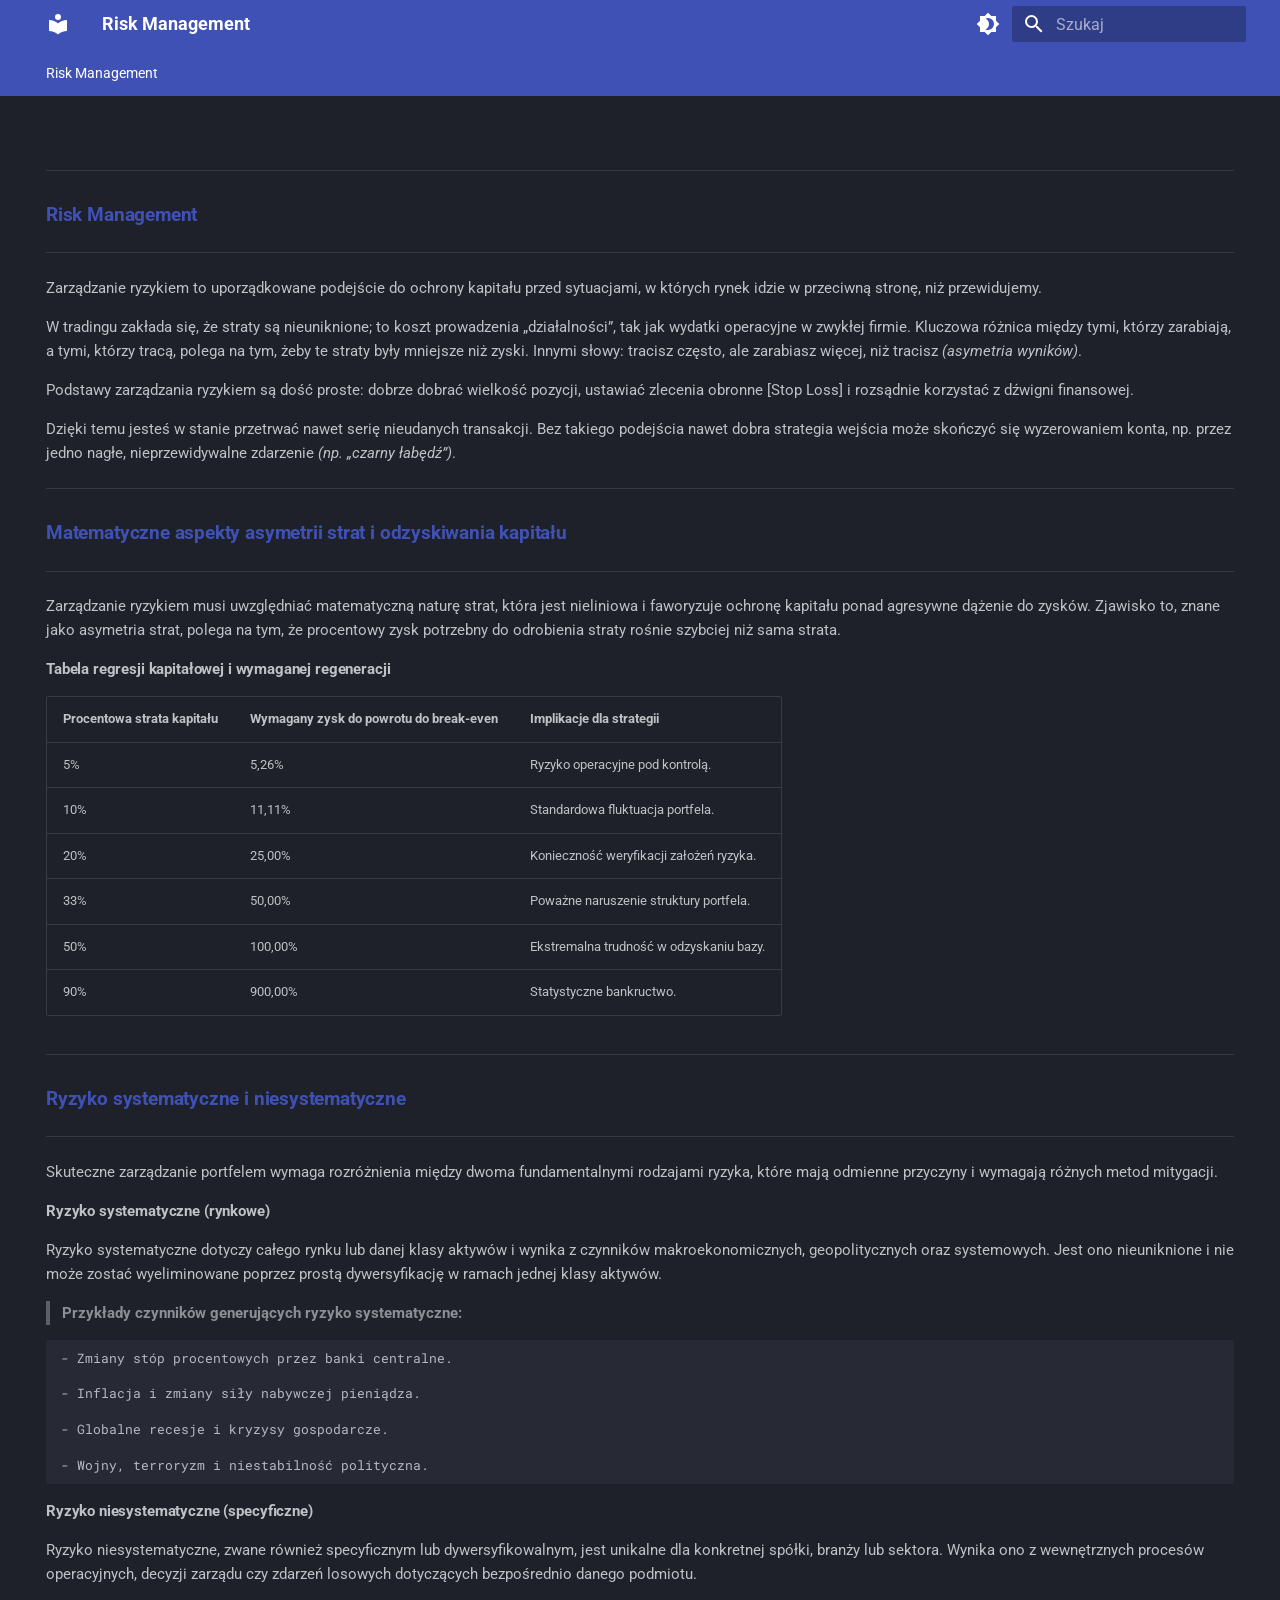
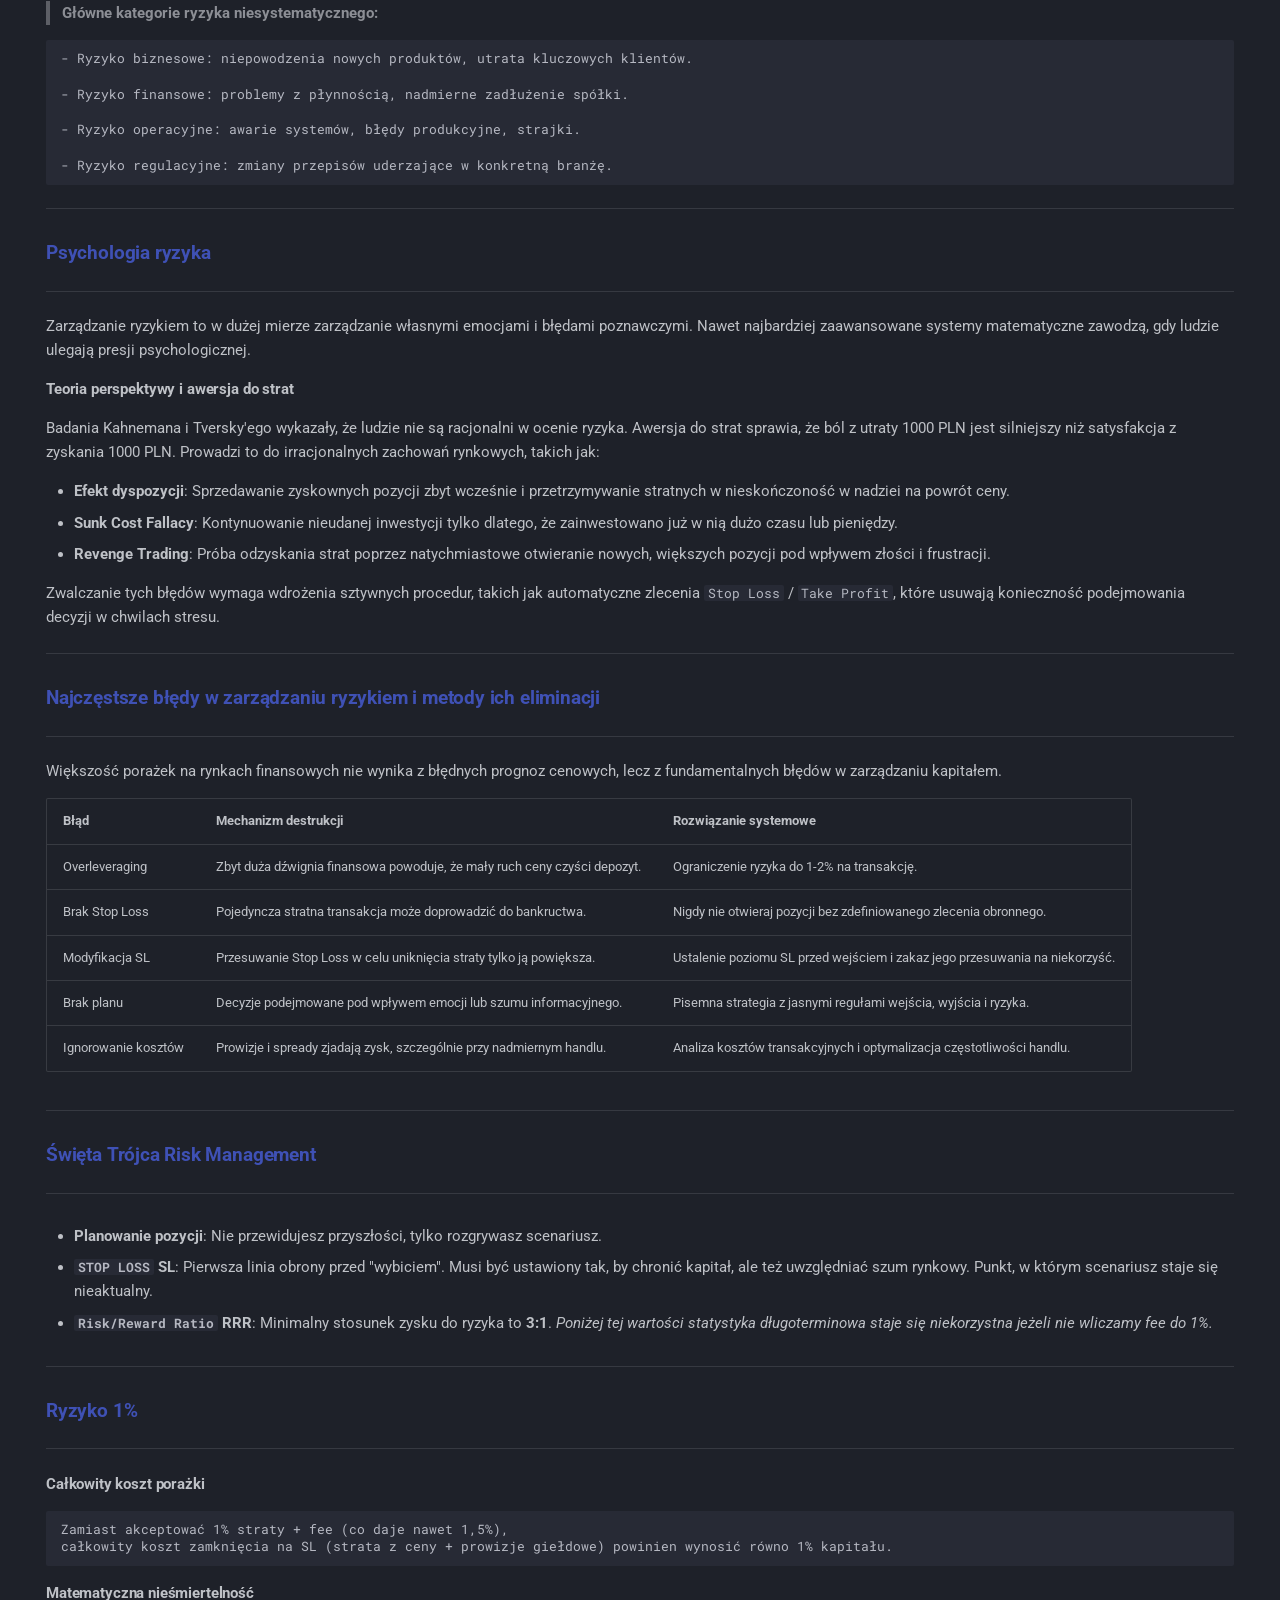
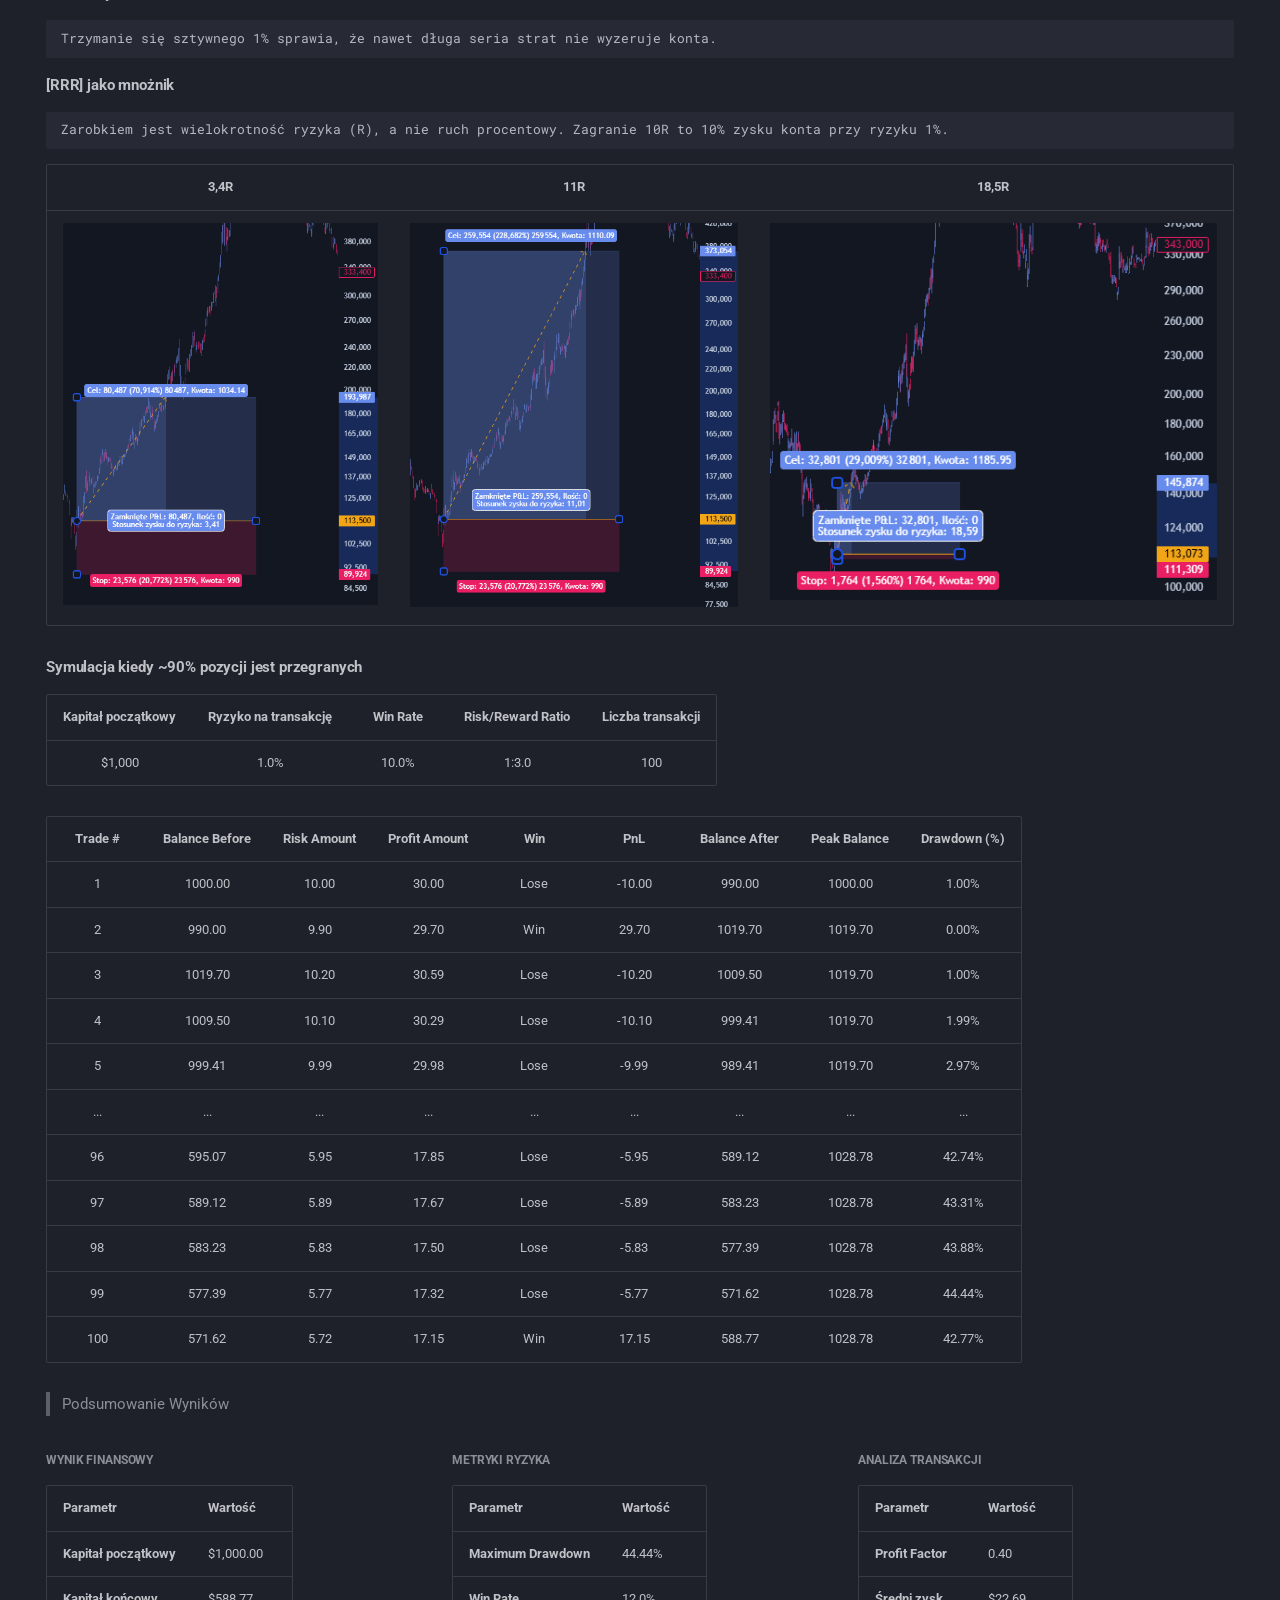
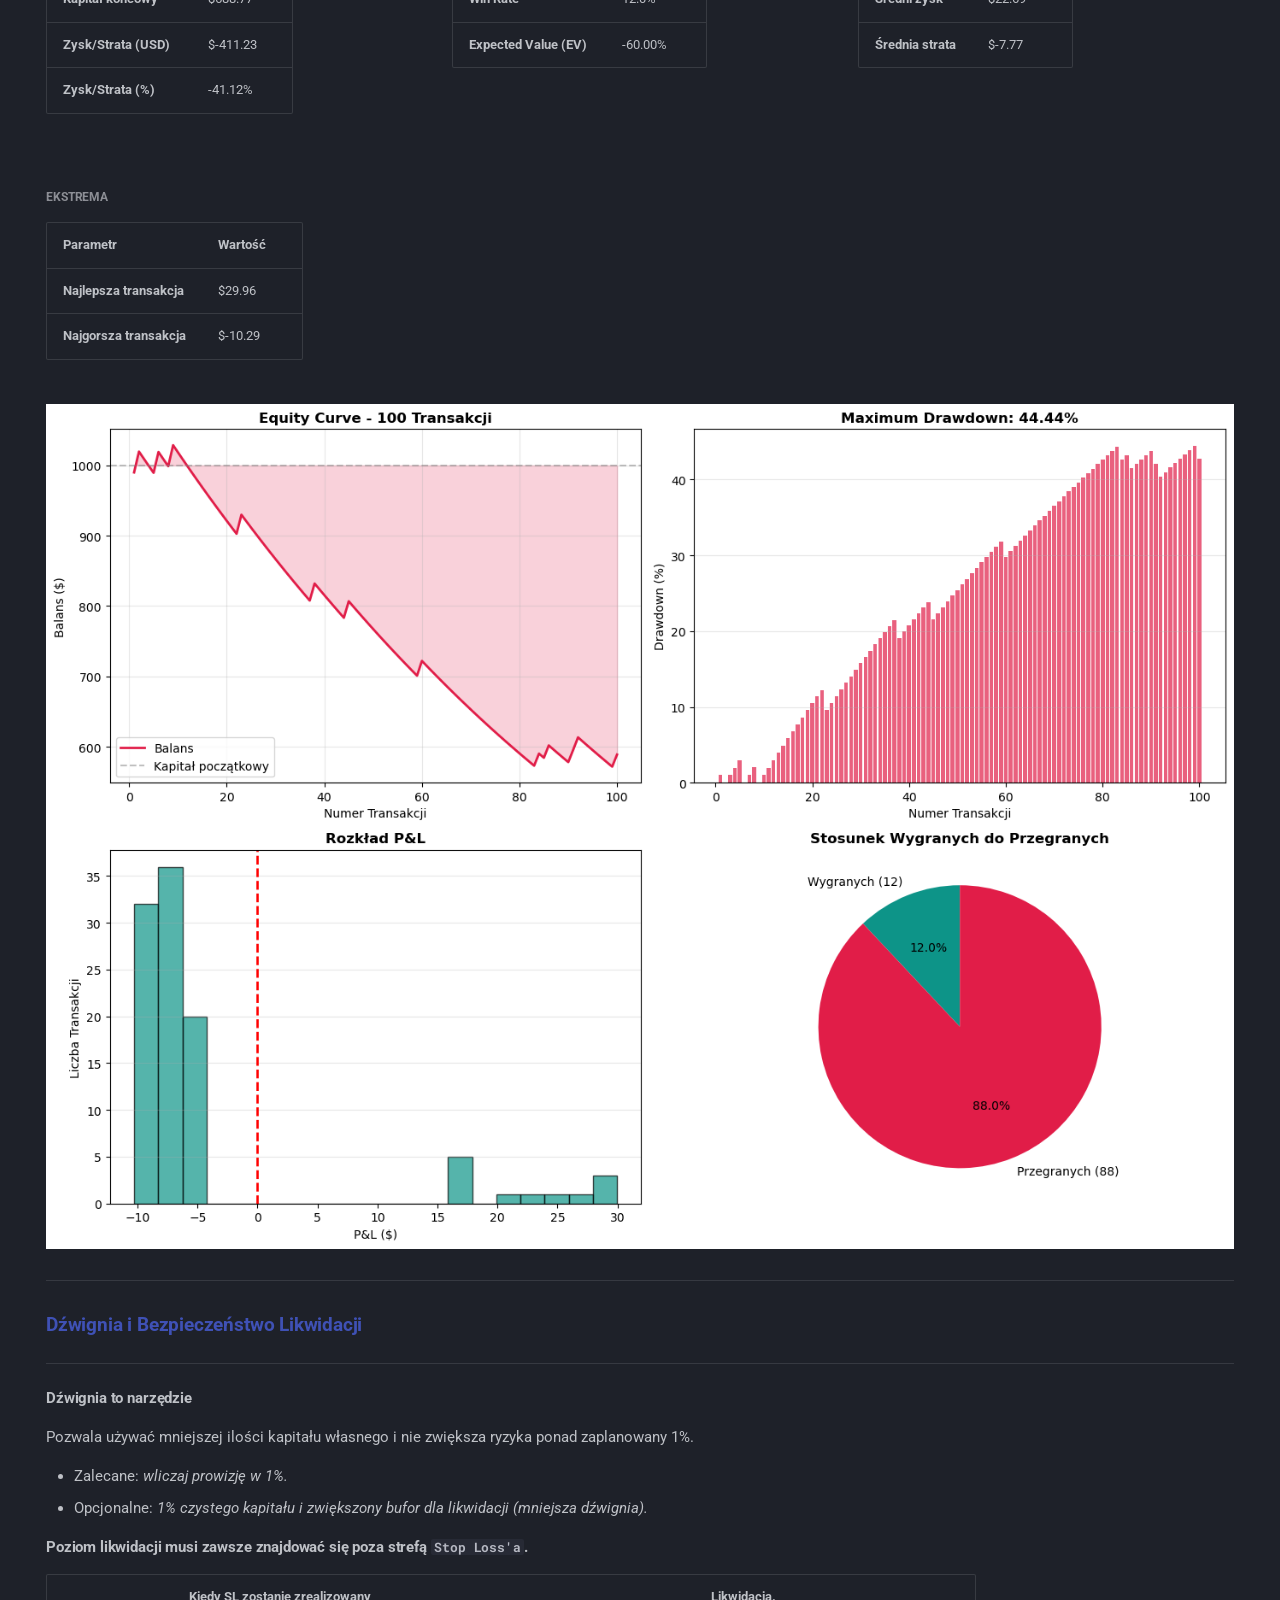
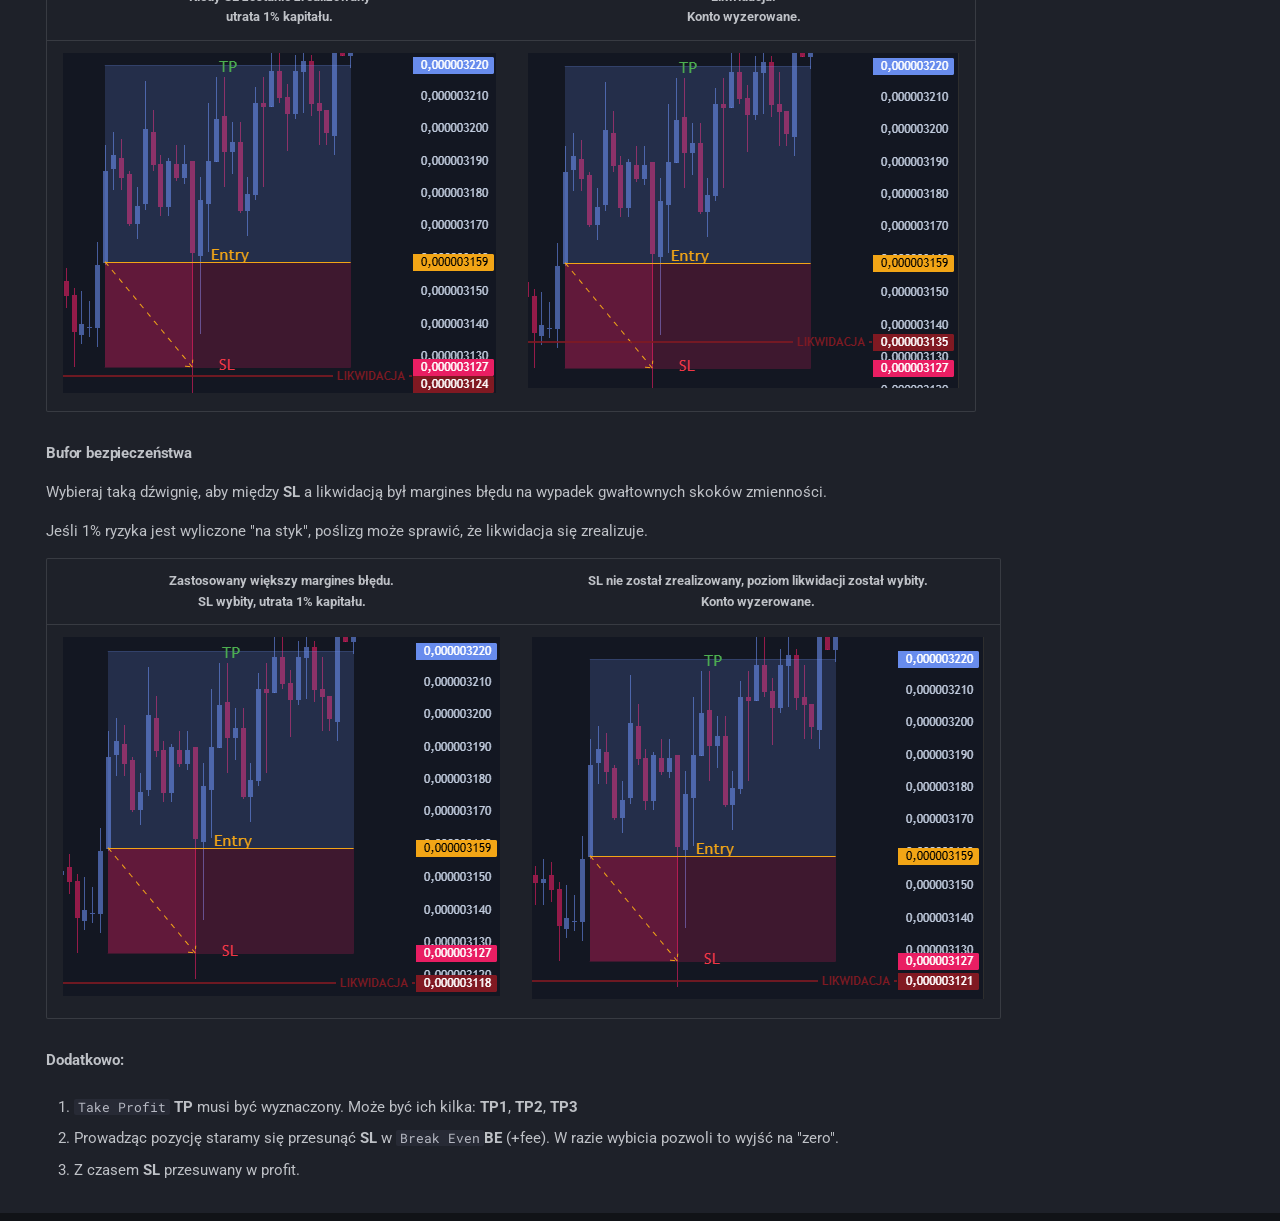
<file: index.html>
<!doctype html>
<html lang="pl" class="no-js">
  <head>
    
      <meta charset="utf-8">
      <meta name="viewport" content="width=device-width,initial-scale=1">
      
        <meta name="description" content="Projekty z obszaru edukacji finansowej, inwestowania, oszczędzania i zarządzania.">
      
      
        <meta name="author" content="Mariusz Wolak">
      
      
      
      
      
        
      
      
      <link rel="icon" href="assets/images/favicon.png">
      <meta name="generator" content="mkdocs-1.6.1, mkdocs-material-9.7.1">
    
    
      
        <title>Risk Management</title>
      
    
    
      <link rel="stylesheet" href="assets/stylesheets/main.484c7ddc.min.css">
      
        
        <link rel="stylesheet" href="assets/stylesheets/palette.ab4e12ef.min.css">
      
      


    
    
      
    
    
      
        
        
        <link rel="preconnect" href="https://fonts.gstatic.com" crossorigin>
        <link rel="stylesheet" href="https://fonts.googleapis.com/css?family=Roboto:300,300i,400,400i,700,700i%7CRoboto+Mono:400,400i,700,700i&display=fallback">
        <style>:root{--md-text-font:"Roboto";--md-code-font:"Roboto Mono"}</style>
      
    
    
      <link rel="stylesheet" href="stylesheets/extra.css">
    
    <script>__md_scope=new URL(".",location),__md_hash=e=>[...e].reduce(((e,_)=>(e<<5)-e+_.charCodeAt(0)),0),__md_get=(e,_=localStorage,t=__md_scope)=>JSON.parse(_.getItem(t.pathname+"."+e)),__md_set=(e,_,t=localStorage,a=__md_scope)=>{try{t.setItem(a.pathname+"."+e,JSON.stringify(_))}catch(e){}}</script>
    
      

    
    
  </head>
  
  
    
    
      
    
    
    
    
    <body dir="ltr" data-md-color-scheme="slate" data-md-color-primary="indigo" data-md-color-accent="indigo">
  
    
    <input class="md-toggle" data-md-toggle="drawer" type="checkbox" id="__drawer" autocomplete="off">
    <input class="md-toggle" data-md-toggle="search" type="checkbox" id="__search" autocomplete="off">
    <label class="md-overlay" for="__drawer"></label>
    <div data-md-component="skip">
      
        
        <a href="#risk-management" class="md-skip">
          Przejdź do treści
        </a>
      
    </div>
    <div data-md-component="announce">
      
    </div>
    
    
      

<header class="md-header" data-md-component="header">
  <nav class="md-header__inner md-grid" aria-label="Nagłówek">
    <a href="." title="Risk Management" class="md-header__button md-logo" aria-label="Risk Management" data-md-component="logo">
      
  
  <svg xmlns="http://www.w3.org/2000/svg" viewBox="0 0 24 24"><path d="M12 8a3 3 0 0 0 3-3 3 3 0 0 0-3-3 3 3 0 0 0-3 3 3 3 0 0 0 3 3m0 3.54C9.64 9.35 6.5 8 3 8v11c3.5 0 6.64 1.35 9 3.54 2.36-2.19 5.5-3.54 9-3.54V8c-3.5 0-6.64 1.35-9 3.54"/></svg>

    </a>
    <label class="md-header__button md-icon" for="__drawer">
      
      <svg xmlns="http://www.w3.org/2000/svg" viewBox="0 0 24 24"><path d="M3 6h18v2H3zm0 5h18v2H3zm0 5h18v2H3z"/></svg>
    </label>
    <div class="md-header__title" data-md-component="header-title">
      <div class="md-header__ellipsis">
        <div class="md-header__topic">
          <span class="md-ellipsis">
            Risk Management
          </span>
        </div>
        <div class="md-header__topic" data-md-component="header-topic">
          <span class="md-ellipsis">
            
              Risk Management
            
          </span>
        </div>
      </div>
    </div>
    
      
        <form class="md-header__option" data-md-component="palette">
  
    
    
    
    <input class="md-option" data-md-color-media="" data-md-color-scheme="slate" data-md-color-primary="indigo" data-md-color-accent="indigo"  aria-label="Tryb jasny"  type="radio" name="__palette" id="__palette_0">
    
      <label class="md-header__button md-icon" title="Tryb jasny" for="__palette_1" hidden>
        <svg xmlns="http://www.w3.org/2000/svg" viewBox="0 0 24 24"><path d="M12 18c-.89 0-1.74-.2-2.5-.55C11.56 16.5 13 14.42 13 12s-1.44-4.5-3.5-5.45C10.26 6.2 11.11 6 12 6a6 6 0 0 1 6 6 6 6 0 0 1-6 6m8-9.31V4h-4.69L12 .69 8.69 4H4v4.69L.69 12 4 15.31V20h4.69L12 23.31 15.31 20H20v-4.69L23.31 12z"/></svg>
      </label>
    
  
    
    
    
    <input class="md-option" data-md-color-media="" data-md-color-scheme="default" data-md-color-primary="indigo" data-md-color-accent="indigo"  aria-label="Tryb ciemny"  type="radio" name="__palette" id="__palette_1">
    
      <label class="md-header__button md-icon" title="Tryb ciemny" for="__palette_0" hidden>
        <svg xmlns="http://www.w3.org/2000/svg" viewBox="0 0 24 24"><path d="M12 8a4 4 0 0 0-4 4 4 4 0 0 0 4 4 4 4 0 0 0 4-4 4 4 0 0 0-4-4m0 10a6 6 0 0 1-6-6 6 6 0 0 1 6-6 6 6 0 0 1 6 6 6 6 0 0 1-6 6m8-9.31V4h-4.69L12 .69 8.69 4H4v4.69L.69 12 4 15.31V20h4.69L12 23.31 15.31 20H20v-4.69L23.31 12z"/></svg>
      </label>
    
  
</form>
      
    
    
      <script>var palette=__md_get("__palette");if(palette&&palette.color){if("(prefers-color-scheme)"===palette.color.media){var media=matchMedia("(prefers-color-scheme: light)"),input=document.querySelector(media.matches?"[data-md-color-media='(prefers-color-scheme: light)']":"[data-md-color-media='(prefers-color-scheme: dark)']");palette.color.media=input.getAttribute("data-md-color-media"),palette.color.scheme=input.getAttribute("data-md-color-scheme"),palette.color.primary=input.getAttribute("data-md-color-primary"),palette.color.accent=input.getAttribute("data-md-color-accent")}for(var[key,value]of Object.entries(palette.color))document.body.setAttribute("data-md-color-"+key,value)}</script>
    
    
    
      
      
        <label class="md-header__button md-icon" for="__search">
          
          <svg xmlns="http://www.w3.org/2000/svg" viewBox="0 0 24 24"><path d="M9.5 3A6.5 6.5 0 0 1 16 9.5c0 1.61-.59 3.09-1.56 4.23l.27.27h.79l5 5-1.5 1.5-5-5v-.79l-.27-.27A6.52 6.52 0 0 1 9.5 16 6.5 6.5 0 0 1 3 9.5 6.5 6.5 0 0 1 9.5 3m0 2C7 5 5 7 5 9.5S7 14 9.5 14 14 12 14 9.5 12 5 9.5 5"/></svg>
        </label>
        <div class="md-search" data-md-component="search" role="dialog">
  <label class="md-search__overlay" for="__search"></label>
  <div class="md-search__inner" role="search">
    <form class="md-search__form" name="search">
      <input type="text" class="md-search__input" name="query" aria-label="Szukaj" placeholder="Szukaj" autocapitalize="off" autocorrect="off" autocomplete="off" spellcheck="false" data-md-component="search-query" required>
      <label class="md-search__icon md-icon" for="__search">
        
        <svg xmlns="http://www.w3.org/2000/svg" viewBox="0 0 24 24"><path d="M9.5 3A6.5 6.5 0 0 1 16 9.5c0 1.61-.59 3.09-1.56 4.23l.27.27h.79l5 5-1.5 1.5-5-5v-.79l-.27-.27A6.52 6.52 0 0 1 9.5 16 6.5 6.5 0 0 1 3 9.5 6.5 6.5 0 0 1 9.5 3m0 2C7 5 5 7 5 9.5S7 14 9.5 14 14 12 14 9.5 12 5 9.5 5"/></svg>
        
        <svg xmlns="http://www.w3.org/2000/svg" viewBox="0 0 24 24"><path d="M20 11v2H8l5.5 5.5-1.42 1.42L4.16 12l7.92-7.92L13.5 5.5 8 11z"/></svg>
      </label>
      <nav class="md-search__options" aria-label="Szukaj">
        
        <button type="reset" class="md-search__icon md-icon" title="Wyczyść" aria-label="Wyczyść" tabindex="-1">
          
          <svg xmlns="http://www.w3.org/2000/svg" viewBox="0 0 24 24"><path d="M19 6.41 17.59 5 12 10.59 6.41 5 5 6.41 10.59 12 5 17.59 6.41 19 12 13.41 17.59 19 19 17.59 13.41 12z"/></svg>
        </button>
      </nav>
      
    </form>
    <div class="md-search__output">
      <div class="md-search__scrollwrap" tabindex="0" data-md-scrollfix>
        <div class="md-search-result" data-md-component="search-result">
          <div class="md-search-result__meta">
            Inicjowanie wyszukiwania
          </div>
          <ol class="md-search-result__list" role="presentation"></ol>
        </div>
      </div>
    </div>
  </div>
</div>
      
    
    
  </nav>
  
</header>
    
    <div class="md-container" data-md-component="container">
      
      
        
          
            
<nav class="md-tabs" aria-label="Zakładki" data-md-component="tabs">
  <div class="md-grid">
    <ul class="md-tabs__list">
      
        
  
  
  
    
  
  
    <li class="md-tabs__item md-tabs__item--active">
      <a href="." class="md-tabs__link">
        
  
  
    
  
  Risk Management

      </a>
    </li>
  

      
    </ul>
  </div>
</nav>
          
        
      
      <main class="md-main" data-md-component="main">
        <div class="md-main__inner md-grid">
          
            
              
                
              
              <div class="md-sidebar md-sidebar--primary" data-md-component="sidebar" data-md-type="navigation" hidden>
                <div class="md-sidebar__scrollwrap">
                  <div class="md-sidebar__inner">
                    


  


<nav class="md-nav md-nav--primary md-nav--lifted" aria-label="Nawigacja" data-md-level="0">
  <label class="md-nav__title" for="__drawer">
    <a href="." title="Risk Management" class="md-nav__button md-logo" aria-label="Risk Management" data-md-component="logo">
      
  
  <svg xmlns="http://www.w3.org/2000/svg" viewBox="0 0 24 24"><path d="M12 8a3 3 0 0 0 3-3 3 3 0 0 0-3-3 3 3 0 0 0-3 3 3 3 0 0 0 3 3m0 3.54C9.64 9.35 6.5 8 3 8v11c3.5 0 6.64 1.35 9 3.54 2.36-2.19 5.5-3.54 9-3.54V8c-3.5 0-6.64 1.35-9 3.54"/></svg>

    </a>
    Risk Management
  </label>
  
  <ul class="md-nav__list" data-md-scrollfix>
    
      
      
  
  
    
  
  
  
    <li class="md-nav__item md-nav__item--active">
      
      <input class="md-nav__toggle md-toggle" type="checkbox" id="__toc">
      
      
      
        <label class="md-nav__link md-nav__link--active" for="__toc">
          
  
  
  <span class="md-ellipsis">
    
  
    Risk Management
  

    
  </span>
  
  

          <span class="md-nav__icon md-icon"></span>
        </label>
      
      <a href="." class="md-nav__link md-nav__link--active">
        
  
  
  <span class="md-ellipsis">
    
  
    Risk Management
  

    
  </span>
  
  

      </a>
      
        

<nav class="md-nav md-nav--secondary" aria-label="Spis treści">
  
  
  
  
    <label class="md-nav__title" for="__toc">
      <span class="md-nav__icon md-icon"></span>
      Spis treści
    </label>
    <ul class="md-nav__list" data-md-component="toc" data-md-scrollfix>
      
        <li class="md-nav__item">
  <a href="#risk-management" class="md-nav__link">
    <span class="md-ellipsis">
      
        Risk Management
      
    </span>
  </a>
  
</li>
      
        <li class="md-nav__item">
  <a href="#matematyczne-aspekty-asymetrii-strat-i-odzyskiwania-kapitau" class="md-nav__link">
    <span class="md-ellipsis">
      
        Matematyczne aspekty asymetrii strat i odzyskiwania kapitału
      
    </span>
  </a>
  
    <nav class="md-nav" aria-label="Matematyczne aspekty asymetrii strat i odzyskiwania kapitału">
      <ul class="md-nav__list">
        
          <li class="md-nav__item">
  <a href="#tabela-regresji-kapitaowej-i-wymaganej-regeneracji" class="md-nav__link">
    <span class="md-ellipsis">
      
        Tabela regresji kapitałowej i wymaganej regeneracji
      
    </span>
  </a>
  
</li>
        
      </ul>
    </nav>
  
</li>
      
        <li class="md-nav__item">
  <a href="#ryzyko-systematyczne-i-niesystematyczne" class="md-nav__link">
    <span class="md-ellipsis">
      
        Ryzyko systematyczne i niesystematyczne
      
    </span>
  </a>
  
    <nav class="md-nav" aria-label="Ryzyko systematyczne i niesystematyczne">
      <ul class="md-nav__list">
        
          <li class="md-nav__item">
  <a href="#ryzyko-systematyczne-rynkowe" class="md-nav__link">
    <span class="md-ellipsis">
      
        Ryzyko systematyczne (rynkowe)
      
    </span>
  </a>
  
</li>
        
          <li class="md-nav__item">
  <a href="#ryzyko-niesystematyczne-specyficzne" class="md-nav__link">
    <span class="md-ellipsis">
      
        Ryzyko niesystematyczne (specyficzne)
      
    </span>
  </a>
  
</li>
        
      </ul>
    </nav>
  
</li>
      
        <li class="md-nav__item">
  <a href="#psychologia-ryzyka" class="md-nav__link">
    <span class="md-ellipsis">
      
        Psychologia ryzyka
      
    </span>
  </a>
  
    <nav class="md-nav" aria-label="Psychologia ryzyka">
      <ul class="md-nav__list">
        
          <li class="md-nav__item">
  <a href="#teoria-perspektywy-i-awersja-do-strat" class="md-nav__link">
    <span class="md-ellipsis">
      
        Teoria perspektywy i awersja do strat
      
    </span>
  </a>
  
</li>
        
      </ul>
    </nav>
  
</li>
      
        <li class="md-nav__item">
  <a href="#najczestsze-bedy-w-zarzadzaniu-ryzykiem-i-metody-ich-eliminacji" class="md-nav__link">
    <span class="md-ellipsis">
      
        Najczęstsze błędy w zarządzaniu ryzykiem i metody ich eliminacji
      
    </span>
  </a>
  
</li>
      
        <li class="md-nav__item">
  <a href="#swieta-trojca-risk-management" class="md-nav__link">
    <span class="md-ellipsis">
      
        Święta Trójca Risk Management
      
    </span>
  </a>
  
</li>
      
        <li class="md-nav__item">
  <a href="#ryzyko-1" class="md-nav__link">
    <span class="md-ellipsis">
      
        Ryzyko 1%
      
    </span>
  </a>
  
    <nav class="md-nav" aria-label="Ryzyko 1%">
      <ul class="md-nav__list">
        
          <li class="md-nav__item">
  <a href="#cakowity-koszt-porazki" class="md-nav__link">
    <span class="md-ellipsis">
      
        Całkowity koszt porażki
      
    </span>
  </a>
  
</li>
        
          <li class="md-nav__item">
  <a href="#matematyczna-niesmiertelnosc" class="md-nav__link">
    <span class="md-ellipsis">
      
        Matematyczna nieśmiertelność
      
    </span>
  </a>
  
</li>
        
          <li class="md-nav__item">
  <a href="#rrr-jako-mnoznik" class="md-nav__link">
    <span class="md-ellipsis">
      
        [RRR] jako mnożnik
      
    </span>
  </a>
  
</li>
        
          <li class="md-nav__item">
  <a href="#symulacja-kiedy-90-pozycji-jest-przegranych" class="md-nav__link">
    <span class="md-ellipsis">
      
        Symulacja kiedy ~90% pozycji jest przegranych
      
    </span>
  </a>
  
    <nav class="md-nav" aria-label="Symulacja kiedy ~90% pozycji jest przegranych">
      <ul class="md-nav__list">
        
          <li class="md-nav__item">
  <a href="#wynik-finansowy" class="md-nav__link">
    <span class="md-ellipsis">
      
        Wynik Finansowy
      
    </span>
  </a>
  
</li>
        
          <li class="md-nav__item">
  <a href="#metryki-ryzyka" class="md-nav__link">
    <span class="md-ellipsis">
      
        Metryki Ryzyka
      
    </span>
  </a>
  
</li>
        
          <li class="md-nav__item">
  <a href="#analiza-transakcji" class="md-nav__link">
    <span class="md-ellipsis">
      
        Analiza Transakcji
      
    </span>
  </a>
  
</li>
        
          <li class="md-nav__item">
  <a href="#ekstrema" class="md-nav__link">
    <span class="md-ellipsis">
      
        Ekstrema
      
    </span>
  </a>
  
</li>
        
      </ul>
    </nav>
  
</li>
        
      </ul>
    </nav>
  
</li>
      
        <li class="md-nav__item">
  <a href="#dzwignia-i-bezpieczenstwo-likwidacji" class="md-nav__link">
    <span class="md-ellipsis">
      
        Dźwignia i Bezpieczeństwo Likwidacji
      
    </span>
  </a>
  
    <nav class="md-nav" aria-label="Dźwignia i Bezpieczeństwo Likwidacji">
      <ul class="md-nav__list">
        
          <li class="md-nav__item">
  <a href="#dzwignia-to-narzedzie" class="md-nav__link">
    <span class="md-ellipsis">
      
        Dźwignia to narzędzie
      
    </span>
  </a>
  
</li>
        
          <li class="md-nav__item">
  <a href="#poziom-likwidacji-musi-zawsze-znajdowac-sie-poza-strefa-stop-lossa" class="md-nav__link">
    <span class="md-ellipsis">
      
        Poziom likwidacji musi zawsze znajdować się poza strefą Stop Loss'a.
      
    </span>
  </a>
  
</li>
        
          <li class="md-nav__item">
  <a href="#bufor-bezpieczenstwa" class="md-nav__link">
    <span class="md-ellipsis">
      
        Bufor bezpieczeństwa
      
    </span>
  </a>
  
</li>
        
      </ul>
    </nav>
  
</li>
      
    </ul>
  
</nav>
      
    </li>
  

    
  </ul>
</nav>
                  </div>
                </div>
              </div>
            
            
              
                
              
              <div class="md-sidebar md-sidebar--secondary" data-md-component="sidebar" data-md-type="toc" hidden>
                <div class="md-sidebar__scrollwrap">
                  <div class="md-sidebar__inner">
                    

<nav class="md-nav md-nav--secondary" aria-label="Spis treści">
  
  
  
  
    <label class="md-nav__title" for="__toc">
      <span class="md-nav__icon md-icon"></span>
      Spis treści
    </label>
    <ul class="md-nav__list" data-md-component="toc" data-md-scrollfix>
      
        <li class="md-nav__item">
  <a href="#risk-management" class="md-nav__link">
    <span class="md-ellipsis">
      
        Risk Management
      
    </span>
  </a>
  
</li>
      
        <li class="md-nav__item">
  <a href="#matematyczne-aspekty-asymetrii-strat-i-odzyskiwania-kapitau" class="md-nav__link">
    <span class="md-ellipsis">
      
        Matematyczne aspekty asymetrii strat i odzyskiwania kapitału
      
    </span>
  </a>
  
    <nav class="md-nav" aria-label="Matematyczne aspekty asymetrii strat i odzyskiwania kapitału">
      <ul class="md-nav__list">
        
          <li class="md-nav__item">
  <a href="#tabela-regresji-kapitaowej-i-wymaganej-regeneracji" class="md-nav__link">
    <span class="md-ellipsis">
      
        Tabela regresji kapitałowej i wymaganej regeneracji
      
    </span>
  </a>
  
</li>
        
      </ul>
    </nav>
  
</li>
      
        <li class="md-nav__item">
  <a href="#ryzyko-systematyczne-i-niesystematyczne" class="md-nav__link">
    <span class="md-ellipsis">
      
        Ryzyko systematyczne i niesystematyczne
      
    </span>
  </a>
  
    <nav class="md-nav" aria-label="Ryzyko systematyczne i niesystematyczne">
      <ul class="md-nav__list">
        
          <li class="md-nav__item">
  <a href="#ryzyko-systematyczne-rynkowe" class="md-nav__link">
    <span class="md-ellipsis">
      
        Ryzyko systematyczne (rynkowe)
      
    </span>
  </a>
  
</li>
        
          <li class="md-nav__item">
  <a href="#ryzyko-niesystematyczne-specyficzne" class="md-nav__link">
    <span class="md-ellipsis">
      
        Ryzyko niesystematyczne (specyficzne)
      
    </span>
  </a>
  
</li>
        
      </ul>
    </nav>
  
</li>
      
        <li class="md-nav__item">
  <a href="#psychologia-ryzyka" class="md-nav__link">
    <span class="md-ellipsis">
      
        Psychologia ryzyka
      
    </span>
  </a>
  
    <nav class="md-nav" aria-label="Psychologia ryzyka">
      <ul class="md-nav__list">
        
          <li class="md-nav__item">
  <a href="#teoria-perspektywy-i-awersja-do-strat" class="md-nav__link">
    <span class="md-ellipsis">
      
        Teoria perspektywy i awersja do strat
      
    </span>
  </a>
  
</li>
        
      </ul>
    </nav>
  
</li>
      
        <li class="md-nav__item">
  <a href="#najczestsze-bedy-w-zarzadzaniu-ryzykiem-i-metody-ich-eliminacji" class="md-nav__link">
    <span class="md-ellipsis">
      
        Najczęstsze błędy w zarządzaniu ryzykiem i metody ich eliminacji
      
    </span>
  </a>
  
</li>
      
        <li class="md-nav__item">
  <a href="#swieta-trojca-risk-management" class="md-nav__link">
    <span class="md-ellipsis">
      
        Święta Trójca Risk Management
      
    </span>
  </a>
  
</li>
      
        <li class="md-nav__item">
  <a href="#ryzyko-1" class="md-nav__link">
    <span class="md-ellipsis">
      
        Ryzyko 1%
      
    </span>
  </a>
  
    <nav class="md-nav" aria-label="Ryzyko 1%">
      <ul class="md-nav__list">
        
          <li class="md-nav__item">
  <a href="#cakowity-koszt-porazki" class="md-nav__link">
    <span class="md-ellipsis">
      
        Całkowity koszt porażki
      
    </span>
  </a>
  
</li>
        
          <li class="md-nav__item">
  <a href="#matematyczna-niesmiertelnosc" class="md-nav__link">
    <span class="md-ellipsis">
      
        Matematyczna nieśmiertelność
      
    </span>
  </a>
  
</li>
        
          <li class="md-nav__item">
  <a href="#rrr-jako-mnoznik" class="md-nav__link">
    <span class="md-ellipsis">
      
        [RRR] jako mnożnik
      
    </span>
  </a>
  
</li>
        
          <li class="md-nav__item">
  <a href="#symulacja-kiedy-90-pozycji-jest-przegranych" class="md-nav__link">
    <span class="md-ellipsis">
      
        Symulacja kiedy ~90% pozycji jest przegranych
      
    </span>
  </a>
  
    <nav class="md-nav" aria-label="Symulacja kiedy ~90% pozycji jest przegranych">
      <ul class="md-nav__list">
        
          <li class="md-nav__item">
  <a href="#wynik-finansowy" class="md-nav__link">
    <span class="md-ellipsis">
      
        Wynik Finansowy
      
    </span>
  </a>
  
</li>
        
          <li class="md-nav__item">
  <a href="#metryki-ryzyka" class="md-nav__link">
    <span class="md-ellipsis">
      
        Metryki Ryzyka
      
    </span>
  </a>
  
</li>
        
          <li class="md-nav__item">
  <a href="#analiza-transakcji" class="md-nav__link">
    <span class="md-ellipsis">
      
        Analiza Transakcji
      
    </span>
  </a>
  
</li>
        
          <li class="md-nav__item">
  <a href="#ekstrema" class="md-nav__link">
    <span class="md-ellipsis">
      
        Ekstrema
      
    </span>
  </a>
  
</li>
        
      </ul>
    </nav>
  
</li>
        
      </ul>
    </nav>
  
</li>
      
        <li class="md-nav__item">
  <a href="#dzwignia-i-bezpieczenstwo-likwidacji" class="md-nav__link">
    <span class="md-ellipsis">
      
        Dźwignia i Bezpieczeństwo Likwidacji
      
    </span>
  </a>
  
    <nav class="md-nav" aria-label="Dźwignia i Bezpieczeństwo Likwidacji">
      <ul class="md-nav__list">
        
          <li class="md-nav__item">
  <a href="#dzwignia-to-narzedzie" class="md-nav__link">
    <span class="md-ellipsis">
      
        Dźwignia to narzędzie
      
    </span>
  </a>
  
</li>
        
          <li class="md-nav__item">
  <a href="#poziom-likwidacji-musi-zawsze-znajdowac-sie-poza-strefa-stop-lossa" class="md-nav__link">
    <span class="md-ellipsis">
      
        Poziom likwidacji musi zawsze znajdować się poza strefą Stop Loss'a.
      
    </span>
  </a>
  
</li>
        
          <li class="md-nav__item">
  <a href="#bufor-bezpieczenstwa" class="md-nav__link">
    <span class="md-ellipsis">
      
        Bufor bezpieczeństwa
      
    </span>
  </a>
  
</li>
        
      </ul>
    </nav>
  
</li>
      
    </ul>
  
</nav>
                  </div>
                </div>
              </div>
            
          
          
            <div class="md-content" data-md-component="content">
              
              <article class="md-content__inner md-typeset">
                
                  
  




  <h1>Risk Management</h1>

<hr />
<h3 id="risk-management"><strong>Risk Management</strong></h3>
<hr />
<p>Zarządzanie ryzykiem to uporządkowane podejście do ochrony kapitału przed sytuacjami, w których rynek idzie w przeciwną stronę, niż przewidujemy.</p>
<p>W tradingu zakłada się, że straty są nieuniknione; to koszt prowadzenia „działalności”, tak jak wydatki operacyjne w zwykłej firmie. Kluczowa różnica między tymi, którzy zarabiają, a tymi, którzy tracą, polega na tym, żeby te straty były mniejsze niż zyski. Innymi słowy: tracisz często, ale zarabiasz więcej, niż tracisz <em>(asymetria wyników)</em>.</p>
<p>Podstawy zarządzania ryzykiem są dość proste: dobrze dobrać wielkość pozycji, ustawiać zlecenia obronne [Stop Loss] i rozsądnie korzystać z dźwigni finansowej.</p>
<p>Dzięki temu jesteś w stanie przetrwać nawet serię nieudanych transakcji. Bez takiego podejścia nawet dobra strategia wejścia może skończyć się wyzerowaniem konta, np. przez jedno nagłe, nieprzewidywalne zdarzenie <em>(np. „czarny łabędź”)</em>.</p>
<hr />
<h3 id="matematyczne-aspekty-asymetrii-strat-i-odzyskiwania-kapitau"><strong>Matematyczne aspekty asymetrii strat i odzyskiwania kapitału</strong></h3>
<hr />
<p>Zarządzanie ryzykiem musi uwzględniać matematyczną naturę strat, która jest nieliniowa i faworyzuje ochronę kapitału ponad agresywne dążenie do zysków. Zjawisko to, znane jako asymetria strat, polega na tym, że procentowy zysk potrzebny do odrobienia straty rośnie szybciej niż sama strata.</p>
<h4 id="tabela-regresji-kapitaowej-i-wymaganej-regeneracji">Tabela regresji kapitałowej i wymaganej regeneracji</h4>
<table>
<thead>
<tr>
<th>Procentowa strata kapitału</th>
<th>Wymagany zysk do powrotu do break-even</th>
<th>Implikacje dla strategii</th>
</tr>
</thead>
<tbody>
<tr>
<td>5%</td>
<td>5,26%</td>
<td>Ryzyko operacyjne pod kontrolą.</td>
</tr>
<tr>
<td>10%</td>
<td>11,11%</td>
<td>Standardowa fluktuacja portfela.</td>
</tr>
<tr>
<td>20%</td>
<td>25,00%</td>
<td>Konieczność weryfikacji założeń ryzyka.</td>
</tr>
<tr>
<td>33%</td>
<td>50,00%</td>
<td>Poważne naruszenie struktury portfela.</td>
</tr>
<tr>
<td>50%</td>
<td>100,00%</td>
<td>Ekstremalna trudność w odzyskaniu bazy.</td>
</tr>
<tr>
<td>90%</td>
<td>900,00%</td>
<td>Statystyczne bankructwo.</td>
</tr>
</tbody>
</table>
<hr />
<h3 id="ryzyko-systematyczne-i-niesystematyczne"><strong>Ryzyko systematyczne i niesystematyczne</strong></h3>
<hr />
<p>Skuteczne zarządzanie portfelem wymaga rozróżnienia między dwoma fundamentalnymi rodzajami ryzyka, które mają odmienne przyczyny i wymagają różnych metod mitygacji.</p>
<h4 id="ryzyko-systematyczne-rynkowe">Ryzyko systematyczne (rynkowe)</h4>
<p>Ryzyko systematyczne dotyczy całego rynku lub danej klasy aktywów i wynika z czynników makroekonomicznych, geopolitycznych oraz systemowych. Jest ono nieuniknione i nie może zostać wyeliminowane poprzez prostą dywersyfikację w ramach jednej klasy aktywów.</p>
<blockquote>
<p><strong>Przykłady czynników generujących ryzyko systematyczne:</strong></p>
</blockquote>
<pre><code>- Zmiany stóp procentowych przez banki centralne.

- Inflacja i zmiany siły nabywczej pieniądza.

- Globalne recesje i kryzysy gospodarcze.

- Wojny, terroryzm i niestabilność polityczna.
</code></pre>
<h4 id="ryzyko-niesystematyczne-specyficzne">Ryzyko niesystematyczne (specyficzne)</h4>
<p>Ryzyko niesystematyczne, zwane również specyficznym lub dywersyfikowalnym, jest unikalne dla konkretnej spółki, branży lub sektora. Wynika ono z wewnętrznych procesów operacyjnych, decyzji zarządu czy zdarzeń losowych dotyczących bezpośrednio danego podmiotu.</p>
<blockquote>
<p><strong>Główne kategorie ryzyka niesystematycznego:</strong></p>
</blockquote>
<pre><code>- Ryzyko biznesowe: niepowodzenia nowych produktów, utrata kluczowych klientów.

- Ryzyko finansowe: problemy z płynnością, nadmierne zadłużenie spółki.

- Ryzyko operacyjne: awarie systemów, błędy produkcyjne, strajki.

- Ryzyko regulacyjne: zmiany przepisów uderzające w konkretną branżę.
</code></pre>
<hr />
<h3 id="psychologia-ryzyka"><strong>Psychologia ryzyka</strong></h3>
<hr />
<p>Zarządzanie ryzykiem to w dużej mierze zarządzanie własnymi emocjami i błędami poznawczymi. Nawet najbardziej zaawansowane systemy matematyczne zawodzą, gdy ludzie ulegają presji psychologicznej.</p>
<h4 id="teoria-perspektywy-i-awersja-do-strat">Teoria perspektywy i awersja do strat</h4>
<p>Badania Kahnemana i Tversky'ego wykazały, że ludzie nie są racjonalni w ocenie ryzyka. Awersja do strat sprawia, że ból z utraty 1000 PLN jest silniejszy niż satysfakcja z zyskania 1000 PLN. Prowadzi to do irracjonalnych zachowań rynkowych, takich jak:</p>
<ul>
<li><strong>Efekt dyspozycji</strong>: Sprzedawanie zyskownych pozycji zbyt wcześnie i przetrzymywanie stratnych w nieskończoność w nadziei na powrót ceny.</li>
<li><strong>Sunk Cost Fallacy</strong>: Kontynuowanie nieudanej inwestycji tylko dlatego, że zainwestowano już w nią dużo czasu lub pieniędzy.</li>
<li><strong>Revenge Trading</strong>: Próba odzyskania strat poprzez natychmiastowe otwieranie nowych, większych pozycji pod wpływem złości i frustracji.</li>
</ul>
<p>Zwalczanie tych błędów wymaga wdrożenia sztywnych procedur, takich jak automatyczne zlecenia <code>Stop Loss</code> / <code>Take Profit</code>, które usuwają konieczność podejmowania decyzji w chwilach stresu.</p>
<hr />
<h3 id="najczestsze-bedy-w-zarzadzaniu-ryzykiem-i-metody-ich-eliminacji"><strong>Najczęstsze błędy w zarządzaniu ryzykiem i metody ich eliminacji</strong></h3>
<hr />
<p>Większość porażek na rynkach finansowych nie wynika z błędnych prognoz cenowych, lecz z fundamentalnych błędów w zarządzaniu kapitałem.</p>
<table>
<thead>
<tr>
<th>Błąd</th>
<th>Mechanizm destrukcji</th>
<th>Rozwiązanie systemowe</th>
</tr>
</thead>
<tbody>
<tr>
<td>Overleveraging</td>
<td>Zbyt duża dźwignia finansowa powoduje, że mały ruch ceny czyści depozyt.</td>
<td>Ograniczenie ryzyka do 1-2% na transakcję.</td>
</tr>
<tr>
<td>Brak Stop Loss</td>
<td>Pojedyncza stratna transakcja może doprowadzić do bankructwa.</td>
<td>Nigdy nie otwieraj pozycji bez zdefiniowanego zlecenia obronnego.</td>
</tr>
<tr>
<td>Modyfikacja SL</td>
<td>Przesuwanie Stop Loss w celu uniknięcia straty tylko ją powiększa.</td>
<td>Ustalenie poziomu SL przed wejściem i zakaz jego przesuwania na niekorzyść.</td>
</tr>
<tr>
<td>Brak planu</td>
<td>Decyzje podejmowane pod wpływem emocji lub szumu informacyjnego.</td>
<td>Pisemna strategia z jasnymi regułami wejścia, wyjścia i ryzyka.</td>
</tr>
<tr>
<td>Ignorowanie kosztów</td>
<td>Prowizje i spready zjadają zysk, szczególnie przy nadmiernym handlu.</td>
<td>Analiza kosztów transakcyjnych i optymalizacja częstotliwości handlu.</td>
</tr>
</tbody>
</table>
<hr />
<h3 id="swieta-trojca-risk-management"><strong>Święta Trójca Risk Management</strong></h3>
<hr />
<ul>
<li>
<p><strong>Planowanie pozycji</strong>: Nie przewidujesz przyszłości, tylko rozgrywasz scenariusz.</p>
</li>
<li>
<p><strong><code>STOP LOSS</code> SL</strong>: Pierwsza linia obrony przed "wybiciem". Musi być ustawiony tak, by chronić kapitał, ale też uwzględniać szum rynkowy.
  Punkt, w którym scenariusz staje się nieaktualny.</p>
</li>
<li>
<p><strong><code>Risk/Reward Ratio</code> RRR</strong>: Minimalny stosunek zysku do ryzyka to <strong>3:1</strong>. <em>Poniżej tej wartości statystyka długoterminowa staje się niekorzystna jeżeli nie wliczamy fee do 1%.</em></p>
</li>
</ul>
<hr />
<h3 id="ryzyko-1"><strong>Ryzyko 1%</strong></h3>
<hr />
<h4 id="cakowity-koszt-porazki">Całkowity koszt porażki</h4>
<pre><code>Zamiast akceptować 1% straty + fee (co daje nawet 1,5%),
całkowity koszt zamknięcia na SL (strata z ceny + prowizje giełdowe) powinien wynosić równo 1% kapitału.
</code></pre>
<h4 id="matematyczna-niesmiertelnosc">Matematyczna nieśmiertelność</h4>
<pre><code>Trzymanie się sztywnego 1% sprawia, że nawet długa seria strat nie wyzeruje konta.
</code></pre>
<h4 id="rrr-jako-mnoznik">[RRR] jako mnożnik</h4>
<pre><code>Zarobkiem jest wielokrotność ryzyka (R), a nie ruch procentowy. Zagranie 10R to 10% zysku konta przy ryzyku 1%.
</code></pre>
<table>
<thead>
<tr>
<th style="text-align: center;">3,4R</th>
<th style="text-align: center;">11R</th>
<th style="text-align: center;">18,5R</th>
</tr>
</thead>
<tbody>
<tr>
<td style="text-align: center;"><img alt="RRR3" src="screens/3R.png" width="480" /></td>
<td style="text-align: center;"><img alt="RRR11" src="screens/11R.png" width="500" /></td>
<td style="text-align: center;"><img alt="RRR18" src="screens/18R.png" width="700" /></td>
</tr>
</tbody>
</table>
<h4 id="symulacja-kiedy-90-pozycji-jest-przegranych">Symulacja kiedy ~90% pozycji jest przegranych</h4>
<table>
<thead>
<tr>
<th style="text-align: center;">Kapitał początkowy</th>
<th style="text-align: center;">Ryzyko na transakcję</th>
<th style="text-align: center;">Win Rate</th>
<th style="text-align: center;">Risk/Reward Ratio</th>
<th style="text-align: center;">Liczba transakcji</th>
</tr>
</thead>
<tbody>
<tr>
<td style="text-align: center;">$1,000</td>
<td style="text-align: center;">1.0%</td>
<td style="text-align: center;">10.0%</td>
<td style="text-align: center;">1:3.0</td>
<td style="text-align: center;">100</td>
</tr>
</tbody>
</table>
<table>
<thead>
<tr>
<th style="text-align: center;">Trade #</th>
<th style="text-align: center;">Balance Before</th>
<th style="text-align: center;">Risk Amount</th>
<th style="text-align: center;">Profit Amount</th>
<th style="text-align: center;">Win</th>
<th style="text-align: center;">PnL</th>
<th style="text-align: center;">Balance After</th>
<th style="text-align: center;">Peak Balance</th>
<th style="text-align: center;">Drawdown (%)</th>
</tr>
</thead>
<tbody>
<tr>
<td style="text-align: center;">1</td>
<td style="text-align: center;">1000.00</td>
<td style="text-align: center;">10.00</td>
<td style="text-align: center;">30.00</td>
<td style="text-align: center;">Lose</td>
<td style="text-align: center;">-10.00</td>
<td style="text-align: center;">990.00</td>
<td style="text-align: center;">1000.00</td>
<td style="text-align: center;">1.00%</td>
</tr>
<tr>
<td style="text-align: center;">2</td>
<td style="text-align: center;">990.00</td>
<td style="text-align: center;">9.90</td>
<td style="text-align: center;">29.70</td>
<td style="text-align: center;">Win</td>
<td style="text-align: center;">29.70</td>
<td style="text-align: center;">1019.70</td>
<td style="text-align: center;">1019.70</td>
<td style="text-align: center;">0.00%</td>
</tr>
<tr>
<td style="text-align: center;">3</td>
<td style="text-align: center;">1019.70</td>
<td style="text-align: center;">10.20</td>
<td style="text-align: center;">30.59</td>
<td style="text-align: center;">Lose</td>
<td style="text-align: center;">-10.20</td>
<td style="text-align: center;">1009.50</td>
<td style="text-align: center;">1019.70</td>
<td style="text-align: center;">1.00%</td>
</tr>
<tr>
<td style="text-align: center;">4</td>
<td style="text-align: center;">1009.50</td>
<td style="text-align: center;">10.10</td>
<td style="text-align: center;">30.29</td>
<td style="text-align: center;">Lose</td>
<td style="text-align: center;">-10.10</td>
<td style="text-align: center;">999.41</td>
<td style="text-align: center;">1019.70</td>
<td style="text-align: center;">1.99%</td>
</tr>
<tr>
<td style="text-align: center;">5</td>
<td style="text-align: center;">999.41</td>
<td style="text-align: center;">9.99</td>
<td style="text-align: center;">29.98</td>
<td style="text-align: center;">Lose</td>
<td style="text-align: center;">-9.99</td>
<td style="text-align: center;">989.41</td>
<td style="text-align: center;">1019.70</td>
<td style="text-align: center;">2.97%</td>
</tr>
<tr>
<td style="text-align: center;">...</td>
<td style="text-align: center;">...</td>
<td style="text-align: center;">...</td>
<td style="text-align: center;">...</td>
<td style="text-align: center;">...</td>
<td style="text-align: center;">...</td>
<td style="text-align: center;">...</td>
<td style="text-align: center;">...</td>
<td style="text-align: center;">...</td>
</tr>
<tr>
<td style="text-align: center;">96</td>
<td style="text-align: center;">595.07</td>
<td style="text-align: center;">5.95</td>
<td style="text-align: center;">17.85</td>
<td style="text-align: center;">Lose</td>
<td style="text-align: center;">-5.95</td>
<td style="text-align: center;">589.12</td>
<td style="text-align: center;">1028.78</td>
<td style="text-align: center;">42.74%</td>
</tr>
<tr>
<td style="text-align: center;">97</td>
<td style="text-align: center;">589.12</td>
<td style="text-align: center;">5.89</td>
<td style="text-align: center;">17.67</td>
<td style="text-align: center;">Lose</td>
<td style="text-align: center;">-5.89</td>
<td style="text-align: center;">583.23</td>
<td style="text-align: center;">1028.78</td>
<td style="text-align: center;">43.31%</td>
</tr>
<tr>
<td style="text-align: center;">98</td>
<td style="text-align: center;">583.23</td>
<td style="text-align: center;">5.83</td>
<td style="text-align: center;">17.50</td>
<td style="text-align: center;">Lose</td>
<td style="text-align: center;">-5.83</td>
<td style="text-align: center;">577.39</td>
<td style="text-align: center;">1028.78</td>
<td style="text-align: center;">43.88%</td>
</tr>
<tr>
<td style="text-align: center;">99</td>
<td style="text-align: center;">577.39</td>
<td style="text-align: center;">5.77</td>
<td style="text-align: center;">17.32</td>
<td style="text-align: center;">Lose</td>
<td style="text-align: center;">-5.77</td>
<td style="text-align: center;">571.62</td>
<td style="text-align: center;">1028.78</td>
<td style="text-align: center;">44.44%</td>
</tr>
<tr>
<td style="text-align: center;">100</td>
<td style="text-align: center;">571.62</td>
<td style="text-align: center;">5.72</td>
<td style="text-align: center;">17.15</td>
<td style="text-align: center;">Win</td>
<td style="text-align: center;">17.15</td>
<td style="text-align: center;">588.77</td>
<td style="text-align: center;">1028.78</td>
<td style="text-align: center;">42.77%</td>
</tr>
</tbody>
</table>
<blockquote>
<p>Podsumowanie Wyników</p>
</blockquote>
<div class="grid">
<div>
<h5 id="wynik-finansowy">Wynik Finansowy</h5>
<table>
<thead>
<tr>
<th style="text-align: left;">Parametr</th>
<th style="text-align: left;">Wartość</th>
</tr>
</thead>
<tbody>
<tr>
<td style="text-align: left;"><strong>Kapitał początkowy</strong></td>
<td style="text-align: left;">$1,000.00</td>
</tr>
<tr>
<td style="text-align: left;"><strong>Kapitał końcowy</strong></td>
<td style="text-align: left;">$588.77</td>
</tr>
<tr>
<td style="text-align: left;"><strong>Zysk/Strata (USD)</strong></td>
<td style="text-align: left;">$-411.23</td>
</tr>
<tr>
<td style="text-align: left;"><strong>Zysk/Strata (%)</strong></td>
<td style="text-align: left;">-41.12%</td>
</tr>
</tbody>
</table>
</div>
<div>
<h5 id="metryki-ryzyka">Metryki Ryzyka</h5>
<table>
<thead>
<tr>
<th style="text-align: left;">Parametr</th>
<th style="text-align: left;">Wartość</th>
</tr>
</thead>
<tbody>
<tr>
<td style="text-align: left;"><strong>Maximum Drawdown</strong></td>
<td style="text-align: left;">44.44%</td>
</tr>
<tr>
<td style="text-align: left;"><strong>Win Rate</strong></td>
<td style="text-align: left;">12.0%</td>
</tr>
<tr>
<td style="text-align: left;"><strong>Expected Value (EV)</strong></td>
<td style="text-align: left;">-60.00%</td>
</tr>
</tbody>
</table>
</div>
<div>
<h5 id="analiza-transakcji">Analiza Transakcji</h5>
<table>
<thead>
<tr>
<th style="text-align: left;">Parametr</th>
<th style="text-align: left;">Wartość</th>
</tr>
</thead>
<tbody>
<tr>
<td style="text-align: left;"><strong>Profit Factor</strong></td>
<td style="text-align: left;">0.40</td>
</tr>
<tr>
<td style="text-align: left;"><strong>Średni zysk</strong></td>
<td style="text-align: left;">$22.69</td>
</tr>
<tr>
<td style="text-align: left;"><strong>Średnia strata</strong></td>
<td style="text-align: left;">$-7.77</td>
</tr>
</tbody>
</table>
</div>
<div>
<h5 id="ekstrema">Ekstrema</h5>
<table>
<thead>
<tr>
<th style="text-align: left;">Parametr</th>
<th style="text-align: left;">Wartość</th>
</tr>
</thead>
<tbody>
<tr>
<td style="text-align: left;"><strong>Najlepsza transakcja</strong></td>
<td style="text-align: left;">$29.96</td>
</tr>
<tr>
<td style="text-align: left;"><strong>Najgorsza transakcja</strong></td>
<td style="text-align: left;">$-10.29</td>
</tr>
</tbody>
</table>
</div>
</div>
<p><img alt="Podsumowanie wyników" src="screens/wykresy.png" /></p>
<hr />
<h3 id="dzwignia-i-bezpieczenstwo-likwidacji"><strong>Dźwignia i Bezpieczeństwo Likwidacji</strong></h3>
<hr />
<h4 id="dzwignia-to-narzedzie">Dźwignia to narzędzie</h4>
<p>Pozwala używać mniejszej ilości kapitału własnego i nie zwiększa ryzyka ponad zaplanowany 1%. </p>
<ul>
<li>Zalecane: <em>wliczaj prowizję w 1%.</em></li>
<li>Opcjonalne:  <em>1% czystego kapitału i zwiększony bufor dla likwidacji (mniejsza dźwignia).</em></li>
</ul>
<h4 id="poziom-likwidacji-musi-zawsze-znajdowac-sie-poza-strefa-stop-lossa">Poziom likwidacji <strong>musi</strong> zawsze znajdować się poza strefą <code>Stop Loss'a</code>.</h4>
<table>
<thead>
<tr>
<th style="text-align: center;">Kiedy SL zostanie zrealizowany<br>utrata 1% kapitału.</th>
<th style="text-align: center;">Likwidacja.<br>Konto wyzerowane.</th>
</tr>
</thead>
<tbody>
<tr>
<td style="text-align: center;"><img alt="realizacja_1p" src="screens/realizacja_1p.png" /></td>
<td style="text-align: center;"><img alt="likwidacja_w_SL" src="screens/likwidacja_w_SL.png" /></td>
</tr>
</tbody>
</table>
<h4 id="bufor-bezpieczenstwa">Bufor bezpieczeństwa</h4>
<p>Wybieraj taką dźwignię, aby między <strong>SL</strong> a likwidacją był margines błędu na wypadek gwałtownych skoków zmienności.</p>
<p>Jeśli 1% ryzyka jest wyliczone "na styk", poślizg może sprawić, że likwidacja się zrealizuje.</p>
<table>
<thead>
<tr>
<th style="text-align: center;">Zastosowany większy margines błędu.<br>SL wybity, utrata 1% kapitału.</th>
<th style="text-align: center;">SL nie został zrealizowany, poziom likwidacji został wybity.<br>Konto wyzerowane.</th>
</tr>
</thead>
<tbody>
<tr>
<td style="text-align: center;"><img alt="bufor" src="screens/bufor.png" /></td>
<td style="text-align: center;"><img alt="slippage" src="screens/slippage.png" /></td>
</tr>
</tbody>
</table>
<p><strong>Dodatkowo:</strong></p>
<ol>
<li>
<p><code>Take Profit</code> <strong>TP</strong> musi być wyznaczony. Może być ich kilka: <strong>TP1</strong>, <strong>TP2</strong>, <strong>TP3</strong></p>
</li>
<li>
<p>Prowadząc pozycję staramy się przesunąć <strong>SL</strong> w <code>Break Even</code><strong>BE</strong> (+fee). W razie wybicia pozwoli to wyjść na "zero".</p>
</li>
<li>
<p>Z czasem <strong>SL</strong> przesuwany w profit.</p>
</li>
</ol>







  
  




  



                
              </article>
            </div>
          
          
<script>var target=document.getElementById(location.hash.slice(1));target&&target.name&&(target.checked=target.name.startsWith("__tabbed_"))</script>
        </div>
        
      </main>
      
        <footer class="md-footer">
  
  <div class="md-footer-meta md-typeset">
    <div class="md-footer-meta__inner md-grid">
      
      
    </div>
  </div>
</footer>
      
    </div>
    <div class="md-dialog" data-md-component="dialog">
      <div class="md-dialog__inner md-typeset"></div>
    </div>
    
    
    
      
      
      <script id="__config" type="application/json">{"annotate": null, "base": ".", "features": ["navigation.tabs"], "search": "assets/javascripts/workers/search.2c215733.min.js", "tags": null, "translations": {"clipboard.copied": "Skopiowano do schowka", "clipboard.copy": "Kopiuj do schowka", "search.result.more.one": "1 wi\u0119cej na tej stronie", "search.result.more.other": "# wi\u0119cej na tej stronie", "search.result.none": "Brak wynik\u00f3w wyszukiwania", "search.result.one": "Wyniki wyszukiwania: 1", "search.result.other": "Wyniki wyszukiwania: #", "search.result.placeholder": "Zacznij pisa\u0107, aby szuka\u0107", "search.result.term.missing": "Brak", "select.version": "Wybierz wersj\u0119"}, "version": null}</script>
    
    
      <script src="assets/javascripts/bundle.79ae519e.min.js"></script>
      
    
  </body>
</html>
</file>
<file: stylesheets/extra.css>
/* Ukrycie automatycznego tytułu strony */
.md-content h1:first-child {
  display: none;
}

/* Globalny rozmiar czcionki */
.md-typeset {
  font-size: 0.75rem !important;
}

/* Kolor nagłówków H3 */
.md-typeset h3 {
  color: #3f51b5 !important;
}

/* Konfiguracja siatki (Grid) dla tabel obok siebie */
.md-typeset .grid {
  display: grid !important;
  grid-template-columns: repeat(auto-fit, minmax(300px, 1fr)) !important;
  gap: 1.5rem !important;
  margin-top: 1rem;
}

/* Wymuszenie czytelności tabel wewnątrz siatki */
.md-typeset .grid table {
  margin: 0 !important;
  width: 100% !important;
  display: table !important;
}

/* Ukrycie "Made with Material for MkDocs" */
.md-copyright__generator {
  display: none;
}
</file>
<file: assets/stylesheets/main.484c7ddc.min.css>
@charset "UTF-8";html{-webkit-text-size-adjust:none;-moz-text-size-adjust:none;text-size-adjust:none;box-sizing:border-box}*,:after,:before{box-sizing:inherit}@media (prefers-reduced-motion){*,:after,:before{transition:none!important}}body{margin:0}a,button,input,label{-webkit-tap-highlight-color:transparent}a{color:inherit;text-decoration:none}hr{border:0;box-sizing:initial;display:block;height:.05rem;overflow:visible;padding:0}small{font-size:80%}sub,sup{line-height:1em}img{border-style:none}table{border-collapse:initial;border-spacing:0}td,th{font-weight:400;vertical-align:top}button{background:#0000;border:0;font-family:inherit;font-size:inherit;margin:0;padding:0}input{border:0;outline:none}:root{--md-primary-fg-color:#4051b5;--md-primary-fg-color--light:#5d6cc0;--md-primary-fg-color--dark:#303fa1;--md-primary-bg-color:#fff;--md-primary-bg-color--light:#ffffffb3;--md-accent-fg-color:#526cfe;--md-accent-fg-color--transparent:#526cfe1a;--md-accent-bg-color:#fff;--md-accent-bg-color--light:#ffffffb3}[data-md-color-scheme=default]{color-scheme:light}[data-md-color-scheme=default] img[src$="#gh-dark-mode-only"],[data-md-color-scheme=default] img[src$="#only-dark"]{display:none}:root,[data-md-color-scheme=default]{--md-hue:225deg;--md-default-fg-color:#000000de;--md-default-fg-color--light:#0000008a;--md-default-fg-color--lighter:#00000052;--md-default-fg-color--lightest:#00000012;--md-default-bg-color:#fff;--md-default-bg-color--light:#ffffffb3;--md-default-bg-color--lighter:#ffffff4d;--md-default-bg-color--lightest:#ffffff1f;--md-code-fg-color:#36464e;--md-code-bg-color:#f5f5f5;--md-code-bg-color--light:#f5f5f5b3;--md-code-bg-color--lighter:#f5f5f54d;--md-code-hl-color:#4287ff;--md-code-hl-color--light:#4287ff1a;--md-code-hl-number-color:#d52a2a;--md-code-hl-special-color:#db1457;--md-code-hl-function-color:#a846b9;--md-code-hl-constant-color:#6e59d9;--md-code-hl-keyword-color:#3f6ec6;--md-code-hl-string-color:#1c7d4d;--md-code-hl-name-color:var(--md-code-fg-color);--md-code-hl-operator-color:var(--md-default-fg-color--light);--md-code-hl-punctuation-color:var(--md-default-fg-color--light);--md-code-hl-comment-color:var(--md-default-fg-color--light);--md-code-hl-generic-color:var(--md-default-fg-color--light);--md-code-hl-variable-color:var(--md-default-fg-color--light);--md-typeset-color:var(--md-default-fg-color);--md-typeset-a-color:var(--md-primary-fg-color);--md-typeset-del-color:#f5503d26;--md-typeset-ins-color:#0bd57026;--md-typeset-kbd-color:#fafafa;--md-typeset-kbd-accent-color:#fff;--md-typeset-kbd-border-color:#b8b8b8;--md-typeset-mark-color:#ffff0080;--md-typeset-table-color:#0000001f;--md-typeset-table-color--light:rgba(0,0,0,.035);--md-admonition-fg-color:var(--md-default-fg-color);--md-admonition-bg-color:var(--md-default-bg-color);--md-warning-fg-color:#000000de;--md-warning-bg-color:#ff9;--md-footer-fg-color:#fff;--md-footer-fg-color--light:#ffffffb3;--md-footer-fg-color--lighter:#ffffff73;--md-footer-bg-color:#000000de;--md-footer-bg-color--dark:#00000052;--md-shadow-z1:0 0.2rem 0.5rem #0000000d,0 0 0.05rem #0000001a;--md-shadow-z2:0 0.2rem 0.5rem #0000001a,0 0 0.05rem #00000040;--md-shadow-z3:0 0.2rem 0.5rem #0003,0 0 0.05rem #00000059}.md-icon svg{fill:currentcolor;display:block;height:1.2rem;width:1.2rem}body{-webkit-font-smoothing:antialiased;-moz-osx-font-smoothing:grayscale;--md-text-font-family:var(--md-text-font,_),-apple-system,BlinkMacSystemFont,Helvetica,Arial,sans-serif;--md-code-font-family:var(--md-code-font,_),SFMono-Regular,Consolas,Menlo,monospace}aside,body,input{font-feature-settings:"kern","liga";color:var(--md-typeset-color);font-family:var(--md-text-font-family)}code,kbd,pre{font-feature-settings:"kern";font-family:var(--md-code-font-family)}:root{--md-typeset-table-sort-icon:url('data:image/svg+xml;charset=utf-8,<svg xmlns="http://www.w3.org/2000/svg" viewBox="0 0 24 24"><path d="m18 21-4-4h3V7h-3l4-4 4 4h-3v10h3M2 19v-2h10v2M2 13v-2h7v2M2 7V5h4v2z"/></svg>');--md-typeset-table-sort-icon--asc:url('data:image/svg+xml;charset=utf-8,<svg xmlns="http://www.w3.org/2000/svg" viewBox="0 0 24 24"><path d="M19 17h3l-4 4-4-4h3V3h2M2 17h10v2H2M6 5v2H2V5m0 6h7v2H2z"/></svg>');--md-typeset-table-sort-icon--desc:url('data:image/svg+xml;charset=utf-8,<svg xmlns="http://www.w3.org/2000/svg" viewBox="0 0 24 24"><path d="M19 7h3l-4-4-4 4h3v14h2M2 17h10v2H2M6 5v2H2V5m0 6h7v2H2z"/></svg>')}.md-typeset{-webkit-print-color-adjust:exact;color-adjust:exact;font-size:.8rem;line-height:1.6;overflow-wrap:break-word}@media print{.md-typeset{font-size:.68rem}}.md-typeset blockquote,.md-typeset dl,.md-typeset figure,.md-typeset ol,.md-typeset pre,.md-typeset ul{margin-bottom:1em;margin-top:1em}.md-typeset h1{color:var(--md-default-fg-color--light);font-size:2em;line-height:1.3;margin:0 0 1.25em}.md-typeset h1,.md-typeset h2{font-weight:300;letter-spacing:-.01em}.md-typeset h2{font-size:1.5625em;line-height:1.4;margin:1.6em 0 .64em}.md-typeset h3{font-size:1.25em;font-weight:400;letter-spacing:-.01em;line-height:1.5;margin:1.6em 0 .8em}.md-typeset h2+h3{margin-top:.8em}.md-typeset h4{font-weight:700;letter-spacing:-.01em;margin:1em 0}.md-typeset h5,.md-typeset h6{color:var(--md-default-fg-color--light);font-size:.8em;font-weight:700;letter-spacing:-.01em;margin:1.25em 0}.md-typeset h5{text-transform:uppercase}.md-typeset h5 code{text-transform:none}.md-typeset hr{border-bottom:.05rem solid var(--md-default-fg-color--lightest);display:flow-root;margin:1.5em 0}.md-typeset a{color:var(--md-typeset-a-color);word-break:break-word}.md-typeset a,.md-typeset a:before{transition:color 125ms}.md-typeset a:focus,.md-typeset a:hover{color:var(--md-accent-fg-color)}.md-typeset a:focus code,.md-typeset a:hover code{background-color:var(--md-accent-fg-color--transparent);color:var(--md-accent-fg-color)}.md-typeset a code{color:var(--md-typeset-a-color)}.md-typeset a.focus-visible{outline-color:var(--md-accent-fg-color);outline-offset:.2rem}.md-typeset code,.md-typeset kbd,.md-typeset pre{color:var(--md-code-fg-color);direction:ltr;font-variant-ligatures:none;transition:background-color 125ms}@media print{.md-typeset code,.md-typeset kbd,.md-typeset pre{white-space:pre-wrap}}.md-typeset code{background-color:var(--md-code-bg-color);border-radius:.1rem;-webkit-box-decoration-break:clone;box-decoration-break:clone;font-size:.85em;padding:0 .2941176471em;transition:color 125ms,background-color 125ms;word-break:break-word}.md-typeset code:not(.focus-visible){-webkit-tap-highlight-color:transparent;outline:none}.md-typeset pre{display:flow-root;line-height:1.4;position:relative}.md-typeset pre>code{-webkit-box-decoration-break:slice;box-decoration-break:slice;box-shadow:none;display:block;margin:0;outline-color:var(--md-accent-fg-color);overflow:auto;padding:.7720588235em 1.1764705882em;scrollbar-color:var(--md-default-fg-color--lighter) #0000;scrollbar-width:thin;touch-action:auto;word-break:normal}.md-typeset pre>code:hover{scrollbar-color:var(--md-accent-fg-color) #0000}.md-typeset pre>code::-webkit-scrollbar{height:.2rem;width:.2rem}.md-typeset pre>code::-webkit-scrollbar-thumb{background-color:var(--md-default-fg-color--lighter)}.md-typeset pre>code::-webkit-scrollbar-thumb:hover{background-color:var(--md-accent-fg-color)}.md-typeset kbd{background-color:var(--md-typeset-kbd-color);border-radius:.1rem;box-shadow:0 .1rem 0 .05rem var(--md-typeset-kbd-border-color),0 .1rem 0 var(--md-typeset-kbd-border-color),0 -.1rem .2rem var(--md-typeset-kbd-accent-color) inset;color:var(--md-default-fg-color);display:inline-block;font-size:.75em;padding:0 .6666666667em;vertical-align:text-top;word-break:break-word}.md-typeset mark{background-color:var(--md-typeset-mark-color);-webkit-box-decoration-break:clone;box-decoration-break:clone;color:inherit;word-break:break-word}.md-typeset abbr{cursor:help;text-decoration:none}.md-typeset [data-preview],.md-typeset abbr{border-bottom:.05rem dotted var(--md-default-fg-color--light)}.md-typeset small{opacity:.75}[dir=ltr] .md-typeset sub,[dir=ltr] .md-typeset sup{margin-left:.078125em}[dir=rtl] .md-typeset sub,[dir=rtl] .md-typeset sup{margin-right:.078125em}[dir=ltr] .md-typeset blockquote{padding-left:.6rem}[dir=rtl] .md-typeset blockquote{padding-right:.6rem}[dir=ltr] .md-typeset blockquote{border-left:.2rem solid var(--md-default-fg-color--lighter)}[dir=rtl] .md-typeset blockquote{border-right:.2rem solid var(--md-default-fg-color--lighter)}.md-typeset blockquote{color:var(--md-default-fg-color--light);margin-left:0;margin-right:0}.md-typeset ul{list-style-type:disc}.md-typeset ul[type]{list-style-type:revert-layer}[dir=ltr] .md-typeset ol,[dir=ltr] .md-typeset ul{margin-left:.625em}[dir=rtl] .md-typeset ol,[dir=rtl] .md-typeset ul{margin-right:.625em}.md-typeset ol,.md-typeset ul{padding:0}.md-typeset ol:not([hidden]),.md-typeset ul:not([hidden]){display:flow-root}.md-typeset ol ol,.md-typeset ul ol{list-style-type:lower-alpha}.md-typeset ol ol ol,.md-typeset ul ol ol{list-style-type:lower-roman}.md-typeset ol ol ol ol,.md-typeset ul ol ol ol{list-style-type:upper-alpha}.md-typeset ol ol ol ol ol,.md-typeset ul ol ol ol ol{list-style-type:upper-roman}.md-typeset ol[type],.md-typeset ul[type]{list-style-type:revert-layer}[dir=ltr] .md-typeset ol li,[dir=ltr] .md-typeset ul li{margin-left:1.25em}[dir=rtl] .md-typeset ol li,[dir=rtl] .md-typeset ul li{margin-right:1.25em}.md-typeset ol li,.md-typeset ul li{margin-bottom:.5em}.md-typeset ol li blockquote,.md-typeset ol li p,.md-typeset ul li blockquote,.md-typeset ul li p{margin:.5em 0}.md-typeset ol li:last-child,.md-typeset ul li:last-child{margin-bottom:0}[dir=ltr] .md-typeset ol li ol,[dir=ltr] .md-typeset ol li ul,[dir=ltr] .md-typeset ul li ol,[dir=ltr] .md-typeset ul li ul{margin-left:.625em}[dir=rtl] .md-typeset ol li ol,[dir=rtl] .md-typeset ol li ul,[dir=rtl] .md-typeset ul li ol,[dir=rtl] .md-typeset ul li ul{margin-right:.625em}.md-typeset ol li ol,.md-typeset ol li ul,.md-typeset ul li ol,.md-typeset ul li ul{margin-bottom:.5em;margin-top:.5em}[dir=ltr] .md-typeset dd{margin-left:1.875em}[dir=rtl] .md-typeset dd{margin-right:1.875em}.md-typeset dd{margin-bottom:1.5em;margin-top:1em}.md-typeset img,.md-typeset svg,.md-typeset video{height:auto;max-width:100%}.md-typeset img[align=left]{margin:1em 1em 1em 0}.md-typeset img[align=right]{margin:1em 0 1em 1em}.md-typeset img[align]:only-child{margin-top:0}.md-typeset figure{display:flow-root;margin:1em auto;max-width:100%;text-align:center;width:fit-content}.md-typeset figure img{display:block;margin:0 auto}.md-typeset figcaption{font-style:italic;margin:1em auto;max-width:24rem}.md-typeset iframe{max-width:100%}.md-typeset table:not([class]){background-color:var(--md-default-bg-color);border:.05rem solid var(--md-typeset-table-color);border-radius:.1rem;display:inline-block;font-size:.64rem;max-width:100%;overflow:auto;touch-action:auto}@media print{.md-typeset table:not([class]){display:table}}.md-typeset table:not([class])+*{margin-top:1.5em}.md-typeset table:not([class]) td>:first-child,.md-typeset table:not([class]) th>:first-child{margin-top:0}.md-typeset table:not([class]) td>:last-child,.md-typeset table:not([class]) th>:last-child{margin-bottom:0}.md-typeset table:not([class]) td:not([align]),.md-typeset table:not([class]) th:not([align]){text-align:left}[dir=rtl] .md-typeset table:not([class]) td:not([align]),[dir=rtl] .md-typeset table:not([class]) th:not([align]){text-align:right}.md-typeset table:not([class]) th{font-weight:700;min-width:5rem;padding:.9375em 1.25em;vertical-align:top}.md-typeset table:not([class]) td{border-top:.05rem solid var(--md-typeset-table-color);padding:.9375em 1.25em;vertical-align:top}.md-typeset table:not([class]) tbody tr{transition:background-color 125ms}.md-typeset table:not([class]) tbody tr:hover{background-color:var(--md-typeset-table-color--light);box-shadow:0 .05rem 0 var(--md-default-bg-color) inset}.md-typeset table:not([class]) a{word-break:normal}.md-typeset table th[role=columnheader]{cursor:pointer}[dir=ltr] .md-typeset table th[role=columnheader]:after{margin-left:.5em}[dir=rtl] .md-typeset table th[role=columnheader]:after{margin-right:.5em}.md-typeset table th[role=columnheader]:after{content:"";display:inline-block;height:1.2em;-webkit-mask-image:var(--md-typeset-table-sort-icon);mask-image:var(--md-typeset-table-sort-icon);-webkit-mask-repeat:no-repeat;mask-repeat:no-repeat;-webkit-mask-size:contain;mask-size:contain;transition:background-color 125ms;vertical-align:text-bottom;width:1.2em}.md-typeset table th[role=columnheader]:hover:after{background-color:var(--md-default-fg-color--lighter)}.md-typeset table th[role=columnheader][aria-sort=ascending]:after{background-color:var(--md-default-fg-color--light);-webkit-mask-image:var(--md-typeset-table-sort-icon--asc);mask-image:var(--md-typeset-table-sort-icon--asc)}.md-typeset table th[role=columnheader][aria-sort=descending]:after{background-color:var(--md-default-fg-color--light);-webkit-mask-image:var(--md-typeset-table-sort-icon--desc);mask-image:var(--md-typeset-table-sort-icon--desc)}.md-typeset__scrollwrap{margin:1em -.8rem;overflow-x:auto;touch-action:auto}.md-typeset__table{display:inline-block;margin-bottom:.5em;padding:0 .8rem}@media print{.md-typeset__table{display:block}}html .md-typeset__table table{display:table;margin:0;overflow:hidden;width:100%}@media screen and (max-width:44.984375em){.md-content__inner>pre{margin:1em -.8rem}.md-content__inner>pre code{border-radius:0}}.md-typeset .md-author{border-radius:100%;display:block;flex-shrink:0;height:1.6rem;overflow:hidden;position:relative;transition:color 125ms,transform 125ms;width:1.6rem}.md-typeset .md-author img{display:block}.md-typeset .md-author--more{background:var(--md-default-fg-color--lightest);color:var(--md-default-fg-color--lighter);font-size:.6rem;font-weight:700;line-height:1.6rem;text-align:center}.md-typeset .md-author--long{height:2.4rem;width:2.4rem}.md-typeset a.md-author{transform:scale(1)}.md-typeset a.md-author img{border-radius:100%;filter:grayscale(100%) opacity(75%);transition:filter 125ms}.md-typeset a.md-author:focus,.md-typeset a.md-author:hover{transform:scale(1.1);z-index:1}.md-typeset a.md-author:focus img,.md-typeset a.md-author:hover img{filter:grayscale(0)}.md-banner{background-color:var(--md-footer-bg-color);color:var(--md-footer-fg-color);overflow:auto}@media print{.md-banner{display:none}}.md-banner--warning{background-color:var(--md-warning-bg-color);color:var(--md-warning-fg-color)}.md-banner__inner{font-size:.7rem;margin:.6rem auto;padding:0 .8rem}[dir=ltr] .md-banner__button{float:right}[dir=rtl] .md-banner__button{float:left}.md-banner__button{color:inherit;cursor:pointer;transition:opacity .25s}.no-js .md-banner__button{display:none}.md-banner__button:hover{opacity:.7}html{font-size:125%;height:100%;overflow-x:hidden}@media screen and (min-width:100em){html{font-size:137.5%}}@media screen and (min-width:125em){html{font-size:150%}}body{background-color:var(--md-default-bg-color);display:flex;flex-direction:column;font-size:.5rem;min-height:100%;position:relative;width:100%}@media print{body{display:block}}@media screen and (max-width:59.984375em){body[data-md-scrolllock]{position:fixed}}.md-grid{margin-left:auto;margin-right:auto;max-width:61rem}.md-container{display:flex;flex-direction:column;flex-grow:1}@media print{.md-container{display:block}}.md-main{flex-grow:1}.md-main__inner{display:flex;height:100%;margin-top:1.5rem}.md-ellipsis{overflow:hidden;text-overflow:ellipsis}.md-toggle{display:none}.md-option{height:0;opacity:0;position:absolute;width:0}.md-option:checked+label:not([hidden]){display:block}.md-option.focus-visible+label{outline-color:var(--md-accent-fg-color);outline-style:auto}.md-skip{background-color:var(--md-default-fg-color);border-radius:.1rem;color:var(--md-default-bg-color);font-size:.64rem;margin:.5rem;opacity:0;outline-color:var(--md-accent-fg-color);padding:.3rem .5rem;position:fixed;transform:translateY(.4rem);z-index:-1}.md-skip:focus{opacity:1;transform:translateY(0);transition:transform .25s cubic-bezier(.4,0,.2,1),opacity 175ms 75ms;z-index:10}@page{margin:25mm}:root{--md-clipboard-icon:url('data:image/svg+xml;charset=utf-8,<svg xmlns="http://www.w3.org/2000/svg" viewBox="0 0 24 24"><path d="M19 21H8V7h11m0-2H8a2 2 0 0 0-2 2v14a2 2 0 0 0 2 2h11a2 2 0 0 0 2-2V7a2 2 0 0 0-2-2m-3-4H4a2 2 0 0 0-2 2v14h2V3h12z"/></svg>')}.md-clipboard{border-radius:.1rem;color:var(--md-default-fg-color--lightest);cursor:pointer;height:1.5em;outline-color:var(--md-accent-fg-color);outline-offset:.1rem;transition:color .25s;width:1.5em;z-index:1}@media print{.md-clipboard{display:none}}.md-clipboard:not(.focus-visible){-webkit-tap-highlight-color:transparent;outline:none}:hover>.md-clipboard{color:var(--md-default-fg-color--light)}.md-clipboard:focus,.md-clipboard:hover{color:var(--md-accent-fg-color)}.md-clipboard:after{background-color:currentcolor;content:"";display:block;height:1.125em;margin:0 auto;-webkit-mask-image:var(--md-clipboard-icon);mask-image:var(--md-clipboard-icon);-webkit-mask-position:center;mask-position:center;-webkit-mask-repeat:no-repeat;mask-repeat:no-repeat;-webkit-mask-size:contain;mask-size:contain;width:1.125em}.md-clipboard--inline{cursor:pointer}.md-clipboard--inline code{transition:color .25s,background-color .25s}.md-clipboard--inline:focus code,.md-clipboard--inline:hover code{background-color:var(--md-accent-fg-color--transparent);color:var(--md-accent-fg-color)}:root{--md-code-select-icon:url('data:image/svg+xml;charset=utf-8,<svg xmlns="http://www.w3.org/2000/svg" viewBox="0 0 24 24"><path d="M19 19h-4v2h4c1.1 0 2-.9 2-2v-4h-2m0-12h-4v2h4v4h2V5c0-1.1-.9-2-2-2M5 5h4V3H5c-1.1 0-2 .9-2 2v4h2m0 6H3v4c0 1.1.9 2 2 2h4v-2H5zm2-4h2v2H7zm4 0h2v2h-2zm4 0h2v2h-2zM7 7h2v2H7zm4 0h2v2h-2zm4 0h2v2h-2zm-8 8h2v2H7zm4 0h2v2h-2zm4 0h2v2h-2z"/></svg>');--md-code-copy-icon:url('data:image/svg+xml;charset=utf-8,<svg xmlns="http://www.w3.org/2000/svg" viewBox="0 0 24 24"><path d="M19 21H8V7h11m0-2H8a2 2 0 0 0-2 2v14a2 2 0 0 0 2 2h11a2 2 0 0 0 2-2V7a2 2 0 0 0-2-2m-3-4H4a2 2 0 0 0-2 2v14h2V3h12z"/></svg>')}.md-typeset .md-code__content{display:grid}.md-code__nav{background-color:var(--md-code-bg-color--lighter);border-radius:.1rem;display:flex;gap:.2rem;padding:.2rem;position:absolute;right:.25em;top:.25em;transition:background-color .25s;z-index:1}:hover>.md-code__nav{background-color:var(--md-code-bg-color--light)}.md-code__button{color:var(--md-default-fg-color--lightest);cursor:pointer;display:block;height:1.5em;outline-color:var(--md-accent-fg-color);outline-offset:.1rem;transition:color .25s;width:1.5em}:hover>*>.md-code__button{color:var(--md-default-fg-color--light)}.md-code__button.focus-visible,.md-code__button:hover{color:var(--md-accent-fg-color)}.md-code__button--active{color:var(--md-default-fg-color)!important}.md-code__button:after{background-color:currentcolor;content:"";display:block;height:1.125em;margin:0 auto;-webkit-mask-position:center;mask-position:center;-webkit-mask-repeat:no-repeat;mask-repeat:no-repeat;-webkit-mask-size:contain;mask-size:contain;width:1.125em}.md-code__button[data-md-type=select]:after{-webkit-mask-image:var(--md-code-select-icon);mask-image:var(--md-code-select-icon)}.md-code__button[data-md-type=copy]:after{-webkit-mask-image:var(--md-code-copy-icon);mask-image:var(--md-code-copy-icon)}@keyframes consent{0%{opacity:0;transform:translateY(100%)}to{opacity:1;transform:translateY(0)}}@keyframes overlay{0%{opacity:0}to{opacity:1}}.md-consent__overlay{animation:overlay .25s both;-webkit-backdrop-filter:blur(.1rem);backdrop-filter:blur(.1rem);background-color:#0000008a;height:100%;opacity:1;position:fixed;top:0;width:100%;z-index:5}.md-consent__inner{animation:consent .5s cubic-bezier(.1,.7,.1,1) both;background-color:var(--md-default-bg-color);border:0;border-radius:.1rem;bottom:0;box-shadow:0 0 .2rem #0000001a,0 .2rem .4rem #0003;max-height:100%;overflow:auto;padding:0;position:fixed;width:100%;z-index:5}.md-consent__form{padding:.8rem}.md-consent__settings{display:none;margin:1em 0}input:checked+.md-consent__settings{display:block}.md-consent__controls{margin-bottom:.8rem}.md-typeset .md-consent__controls .md-button{display:inline}@media screen and (max-width:44.984375em){.md-typeset .md-consent__controls .md-button{display:block;margin-top:.4rem;text-align:center;width:100%}}.md-consent label{cursor:pointer}.md-content{flex-grow:1;min-width:0}.md-content__inner{margin:0 .8rem 1.2rem;padding-top:.6rem}@media screen and (min-width:76.25em){[dir=ltr] .md-sidebar--primary:not([hidden])~.md-content>.md-content__inner{margin-left:1.2rem}[dir=ltr] .md-sidebar--secondary:not([hidden])~.md-content>.md-content__inner,[dir=rtl] .md-sidebar--primary:not([hidden])~.md-content>.md-content__inner{margin-right:1.2rem}[dir=rtl] .md-sidebar--secondary:not([hidden])~.md-content>.md-content__inner{margin-left:1.2rem}}.md-content__inner:before{content:"";display:block;height:.4rem}.md-content__inner>:last-child{margin-bottom:0}[dir=ltr] .md-content__button{float:right}[dir=rtl] .md-content__button{float:left}[dir=ltr] .md-content__button{margin-left:.4rem}[dir=rtl] .md-content__button{margin-right:.4rem}.md-content__button{margin:.4rem 0;padding:0}@media print{.md-content__button{display:none}}.md-typeset .md-content__button{color:var(--md-default-fg-color--lighter)}.md-content__button svg{display:inline;vertical-align:top}[dir=rtl] .md-content__button svg{transform:scaleX(-1)}[dir=ltr] .md-dialog{right:.8rem}[dir=rtl] .md-dialog{left:.8rem}.md-dialog{background-color:var(--md-default-fg-color);border-radius:.1rem;bottom:.8rem;box-shadow:var(--md-shadow-z3);min-width:11.1rem;opacity:0;padding:.4rem .6rem;pointer-events:none;position:fixed;transform:translateY(100%);transition:transform 0ms .4s,opacity .4s;z-index:4}@media print{.md-dialog{display:none}}.md-dialog--active{opacity:1;pointer-events:auto;transform:translateY(0);transition:transform .4s cubic-bezier(.075,.85,.175,1),opacity .4s}.md-dialog__inner{color:var(--md-default-bg-color);font-size:.7rem}.md-feedback{margin:2em 0 1em;text-align:center}.md-feedback fieldset{border:none;margin:0;padding:0}.md-feedback__title{font-weight:700;margin:1em auto}.md-feedback__inner{position:relative}.md-feedback__list{display:flex;flex-wrap:wrap;place-content:baseline center;position:relative}.md-feedback__list:hover .md-icon:not(:disabled){color:var(--md-default-fg-color--lighter)}:disabled .md-feedback__list{min-height:1.8rem}.md-feedback__icon{color:var(--md-default-fg-color--light);cursor:pointer;flex-shrink:0;margin:0 .1rem;transition:color 125ms}.md-feedback__icon:not(:disabled).md-icon:hover{color:var(--md-accent-fg-color)}.md-feedback__icon:disabled{color:var(--md-default-fg-color--lightest);pointer-events:none}.md-feedback__note{opacity:0;position:relative;transform:translateY(.4rem);transition:transform .4s cubic-bezier(.1,.7,.1,1),opacity .15s}.md-feedback__note>*{margin:0 auto;max-width:16rem}:disabled .md-feedback__note{opacity:1;transform:translateY(0)}@media print{.md-feedback{display:none}}.md-footer{background-color:var(--md-footer-bg-color);color:var(--md-footer-fg-color)}@media print{.md-footer{display:none}}.md-footer__inner{justify-content:space-between;overflow:auto;padding:.2rem}.md-footer__inner:not([hidden]){display:flex}.md-footer__link{align-items:end;display:flex;flex-grow:0.01;margin-bottom:.4rem;margin-top:1rem;max-width:100%;outline-color:var(--md-accent-fg-color);overflow:hidden;transition:opacity .25s}.md-footer__link:focus,.md-footer__link:hover{opacity:.7}[dir=rtl] .md-footer__link svg{transform:scaleX(-1)}@media screen and (max-width:44.984375em){.md-footer__link--prev{flex-shrink:0}.md-footer__link--prev .md-footer__title{display:none}}[dir=ltr] .md-footer__link--next{margin-left:auto}[dir=rtl] .md-footer__link--next{margin-right:auto}.md-footer__link--next{text-align:right}[dir=rtl] .md-footer__link--next{text-align:left}.md-footer__title{flex-grow:1;font-size:.9rem;margin-bottom:.7rem;max-width:calc(100% - 2.4rem);padding:0 1rem;white-space:nowrap}.md-footer__button{margin:.2rem;padding:.4rem}.md-footer__direction{font-size:.64rem;opacity:.7}.md-footer-meta{background-color:var(--md-footer-bg-color--dark)}.md-footer-meta__inner{display:flex;flex-wrap:wrap;justify-content:space-between;padding:.2rem}html .md-footer-meta.md-typeset a{color:var(--md-footer-fg-color--light)}html .md-footer-meta.md-typeset a:focus,html .md-footer-meta.md-typeset a:hover{color:var(--md-footer-fg-color)}.md-copyright{color:var(--md-footer-fg-color--lighter);font-size:.64rem;margin:auto .6rem;padding:.4rem 0;width:100%}@media screen and (min-width:45em){.md-copyright{width:auto}}.md-copyright__highlight{color:var(--md-footer-fg-color--light)}.md-social{display:inline-flex;gap:.2rem;margin:0 .4rem;padding:.2rem 0 .6rem}@media screen and (min-width:45em){.md-social{padding:.6rem 0}}.md-social__link{display:inline-block;height:1.6rem;text-align:center;width:1.6rem}.md-social__link:before{line-height:1.9}.md-social__link svg{fill:currentcolor;max-height:.8rem;vertical-align:-25%}.md-typeset .md-button{border:.1rem solid;border-radius:.1rem;color:var(--md-primary-fg-color);cursor:pointer;display:inline-block;font-weight:700;padding:.625em 2em;transition:color 125ms,background-color 125ms,border-color 125ms}.md-typeset .md-button--primary{background-color:var(--md-primary-fg-color);border-color:var(--md-primary-fg-color);color:var(--md-primary-bg-color)}.md-typeset .md-button:focus,.md-typeset .md-button:hover{background-color:var(--md-accent-fg-color);border-color:var(--md-accent-fg-color);color:var(--md-accent-bg-color)}[dir=ltr] .md-typeset .md-input{border-top-left-radius:.1rem}[dir=ltr] .md-typeset .md-input,[dir=rtl] .md-typeset .md-input{border-top-right-radius:.1rem}[dir=rtl] .md-typeset .md-input{border-top-left-radius:.1rem}.md-typeset .md-input{border-bottom:.1rem solid var(--md-default-fg-color--lighter);box-shadow:var(--md-shadow-z1);font-size:.8rem;height:1.8rem;padding:0 .6rem;transition:border .25s,box-shadow .25s}.md-typeset .md-input:focus,.md-typeset .md-input:hover{border-bottom-color:var(--md-accent-fg-color);box-shadow:var(--md-shadow-z2)}.md-typeset .md-input--stretch{width:100%}.md-header{background-color:var(--md-primary-fg-color);box-shadow:0 0 .2rem #0000,0 .2rem .4rem #0000;color:var(--md-primary-bg-color);display:block;left:0;position:sticky;right:0;top:0;z-index:4}@media print{.md-header{display:none}}.md-header[hidden]{transform:translateY(-100%);transition:transform .25s cubic-bezier(.8,0,.6,1),box-shadow .25s}.md-header--shadow{box-shadow:0 0 .2rem #0000001a,0 .2rem .4rem #0003;transition:transform .25s cubic-bezier(.1,.7,.1,1),box-shadow .25s}.md-header__inner{align-items:center;display:flex;padding:0 .2rem}.md-header__button{color:currentcolor;cursor:pointer;margin:.2rem;outline-color:var(--md-accent-fg-color);padding:.4rem;position:relative;transition:opacity .25s;vertical-align:middle;z-index:1}.md-header__button:hover{opacity:.7}.md-header__button:not([hidden]){display:inline-block}.md-header__button:not(.focus-visible){-webkit-tap-highlight-color:transparent;outline:none}.md-header__button.md-logo{margin:.2rem;padding:.4rem}@media screen and (max-width:76.234375em){.md-header__button.md-logo{display:none}}.md-header__button.md-logo img,.md-header__button.md-logo svg{fill:currentcolor;display:block;height:1.2rem;width:auto}@media screen and (min-width:60em){.md-header__button[for=__search]{display:none}}.no-js .md-header__button[for=__search]{display:none}[dir=rtl] .md-header__button[for=__search] svg{transform:scaleX(-1)}@media screen and (min-width:76.25em){.md-header__button[for=__drawer]{display:none}}.md-header__topic{display:flex;max-width:100%;position:absolute;transition:transform .4s cubic-bezier(.1,.7,.1,1),opacity .15s;white-space:nowrap}.md-header__topic+.md-header__topic{opacity:0;pointer-events:none;transform:translateX(1.25rem);transition:transform .4s cubic-bezier(1,.7,.1,.1),opacity .15s;z-index:-1}[dir=rtl] .md-header__topic+.md-header__topic{transform:translateX(-1.25rem)}.md-header__topic:first-child{font-weight:700}[dir=ltr] .md-header__title{margin-left:1rem;margin-right:.4rem}[dir=rtl] .md-header__title{margin-left:.4rem;margin-right:1rem}.md-header__title{flex-grow:1;font-size:.9rem;height:2.4rem;line-height:2.4rem}.md-header__title--active .md-header__topic{opacity:0;pointer-events:none;transform:translateX(-1.25rem);transition:transform .4s cubic-bezier(1,.7,.1,.1),opacity .15s;z-index:-1}[dir=rtl] .md-header__title--active .md-header__topic{transform:translateX(1.25rem)}.md-header__title--active .md-header__topic+.md-header__topic{opacity:1;pointer-events:auto;transform:translateX(0);transition:transform .4s cubic-bezier(.1,.7,.1,1),opacity .15s;z-index:0}.md-header__title>.md-header__ellipsis{height:100%;position:relative;width:100%}.md-header__option{display:flex;flex-shrink:0;max-width:100%;transition:max-width 0ms .25s,opacity .25s .25s;white-space:nowrap}[data-md-toggle=search]:checked~.md-header .md-header__option{max-width:0;opacity:0;transition:max-width 0ms,opacity 0ms}.md-header__option>input{bottom:0}.md-header__source{display:none}@media screen and (min-width:60em){[dir=ltr] .md-header__source{margin-left:1rem}[dir=rtl] .md-header__source{margin-right:1rem}.md-header__source{display:block;max-width:11.7rem;width:11.7rem}}@media screen and (min-width:76.25em){[dir=ltr] .md-header__source{margin-left:1.4rem}[dir=rtl] .md-header__source{margin-right:1.4rem}}.md-meta{color:var(--md-default-fg-color--light);font-size:.7rem;line-height:1.3}.md-meta__list{display:inline-flex;flex-wrap:wrap;list-style:none;margin:0;padding:0}.md-meta__item:not(:last-child):after{content:"·";margin-left:.2rem;margin-right:.2rem}.md-meta__link{color:var(--md-typeset-a-color)}.md-meta__link:focus,.md-meta__link:hover{color:var(--md-accent-fg-color)}.md-draft{background-color:#ff1744;border-radius:.125em;color:#fff;display:inline-block;font-weight:700;padding-left:.5714285714em;padding-right:.5714285714em}:root{--md-nav-icon--prev:url('data:image/svg+xml;charset=utf-8,<svg xmlns="http://www.w3.org/2000/svg" viewBox="0 0 24 24"><path d="M20 11v2H8l5.5 5.5-1.42 1.42L4.16 12l7.92-7.92L13.5 5.5 8 11z"/></svg>');--md-nav-icon--next:url('data:image/svg+xml;charset=utf-8,<svg xmlns="http://www.w3.org/2000/svg" viewBox="0 0 24 24"><path d="M8.59 16.58 13.17 12 8.59 7.41 10 6l6 6-6 6z"/></svg>');--md-toc-icon:url('data:image/svg+xml;charset=utf-8,<svg xmlns="http://www.w3.org/2000/svg" viewBox="0 0 24 24"><path d="M3 9h14V7H3zm0 4h14v-2H3zm0 4h14v-2H3zm16 0h2v-2h-2zm0-10v2h2V7zm0 6h2v-2h-2z"/></svg>')}.md-nav{font-size:.7rem;line-height:1.3}.md-nav__title{color:var(--md-default-fg-color--light);display:block;font-weight:700;overflow:hidden;padding:0 .6rem;text-overflow:ellipsis}.md-nav__title .md-nav__button{display:none}.md-nav__title .md-nav__button img{height:100%;width:auto}.md-nav__title .md-nav__button.md-logo img,.md-nav__title .md-nav__button.md-logo svg{fill:currentcolor;display:block;height:2.4rem;max-width:100%;object-fit:contain;width:auto}.md-nav__list{list-style:none;margin:0;padding:0}.md-nav__link{align-items:flex-start;display:flex;gap:.4rem;margin-top:.625em;scroll-snap-align:start;transition:color 125ms}.md-nav__link--passed,.md-nav__link--passed code{color:var(--md-default-fg-color--light)}.md-nav__item .md-nav__link--active,.md-nav__item .md-nav__link--active code{color:var(--md-typeset-a-color)}.md-nav__link .md-ellipsis{position:relative}.md-nav__link .md-ellipsis code{word-break:normal}[dir=ltr] .md-nav__link .md-icon:last-child{margin-left:auto}[dir=rtl] .md-nav__link .md-icon:last-child{margin-right:auto}.md-nav__link .md-typeset{font-size:.7rem;line-height:1.3}.md-nav__link svg{fill:currentcolor;flex-shrink:0;height:1.3em;position:relative}.md-nav__link[for]:focus,.md-nav__link[for]:hover,.md-nav__link[href]:focus,.md-nav__link[href]:hover{color:var(--md-accent-fg-color);cursor:pointer}.md-nav__link[for]:focus code,.md-nav__link[for]:hover code,.md-nav__link[href]:focus code,.md-nav__link[href]:hover code{background-color:var(--md-accent-fg-color--transparent);color:var(--md-accent-fg-color)}.md-nav__link.focus-visible{outline-color:var(--md-accent-fg-color);outline-offset:.2rem}.md-nav--primary .md-nav__link[for=__toc]{display:none}.md-nav--primary .md-nav__link[for=__toc] .md-icon:after{background-color:currentcolor;display:block;height:100%;-webkit-mask-image:var(--md-toc-icon);mask-image:var(--md-toc-icon);width:100%}.md-nav--primary .md-nav__link[for=__toc]~.md-nav{display:none}.md-nav__container>.md-nav__link{margin-top:0}.md-nav__container>.md-nav__link:first-child{flex-grow:1;min-width:0}.md-nav__icon{flex-shrink:0}.md-nav__source{display:none}@media screen and (max-width:76.234375em){.md-nav--primary,.md-nav--primary .md-nav{background-color:var(--md-default-bg-color);display:flex;flex-direction:column;height:100%;left:0;position:absolute;right:0;top:0;z-index:1}.md-nav--primary .md-nav__item,.md-nav--primary .md-nav__title{font-size:.8rem;line-height:1.5}.md-nav--primary .md-nav__title{background-color:var(--md-default-fg-color--lightest);color:var(--md-default-fg-color--light);cursor:pointer;height:5.6rem;line-height:2.4rem;padding:3rem .8rem .2rem;position:relative;white-space:nowrap}[dir=ltr] .md-nav--primary .md-nav__title .md-nav__icon{left:.4rem}[dir=rtl] .md-nav--primary .md-nav__title .md-nav__icon{right:.4rem}.md-nav--primary .md-nav__title .md-nav__icon{display:block;height:1.2rem;margin:.2rem;position:absolute;top:.4rem;width:1.2rem}.md-nav--primary .md-nav__title .md-nav__icon:after{background-color:currentcolor;content:"";display:block;height:100%;-webkit-mask-image:var(--md-nav-icon--prev);mask-image:var(--md-nav-icon--prev);-webkit-mask-position:center;mask-position:center;-webkit-mask-repeat:no-repeat;mask-repeat:no-repeat;-webkit-mask-size:contain;mask-size:contain;width:100%}.md-nav--primary .md-nav__title~.md-nav__list{background-color:var(--md-default-bg-color);box-shadow:0 .05rem 0 var(--md-default-fg-color--lightest) inset;overflow-y:auto;scroll-snap-type:y mandatory;touch-action:pan-y}.md-nav--primary .md-nav__title~.md-nav__list>:first-child{border-top:0}.md-nav--primary .md-nav__title[for=__drawer]{background-color:var(--md-primary-fg-color);color:var(--md-primary-bg-color);font-weight:700}.md-nav--primary .md-nav__title .md-logo{display:block;left:.2rem;margin:.2rem;padding:.4rem;position:absolute;right:.2rem;top:.2rem}.md-nav--primary .md-nav__list{flex:1}.md-nav--primary .md-nav__item{border-top:.05rem solid var(--md-default-fg-color--lightest)}.md-nav--primary .md-nav__item--active>.md-nav__link{color:var(--md-typeset-a-color)}.md-nav--primary .md-nav__item--active>.md-nav__link:focus,.md-nav--primary .md-nav__item--active>.md-nav__link:hover{color:var(--md-accent-fg-color)}.md-nav--primary .md-nav__link{margin-top:0;padding:.6rem .8rem}.md-nav--primary .md-nav__link svg{margin-top:.1em}.md-nav--primary .md-nav__link>.md-nav__link{padding:0}[dir=ltr] .md-nav--primary .md-nav__link .md-nav__icon{margin-right:-.2rem}[dir=rtl] .md-nav--primary .md-nav__link .md-nav__icon{margin-left:-.2rem}.md-nav--primary .md-nav__link .md-nav__icon{font-size:1.2rem;height:1.2rem;width:1.2rem}.md-nav--primary .md-nav__link .md-nav__icon:after{background-color:currentcolor;content:"";display:block;height:100%;-webkit-mask-image:var(--md-nav-icon--next);mask-image:var(--md-nav-icon--next);-webkit-mask-position:center;mask-position:center;-webkit-mask-repeat:no-repeat;mask-repeat:no-repeat;-webkit-mask-size:contain;mask-size:contain;width:100%}[dir=rtl] .md-nav--primary .md-nav__icon:after{transform:scale(-1)}.md-nav--primary .md-nav--secondary .md-nav{background-color:initial;position:static}[dir=ltr] .md-nav--primary .md-nav--secondary .md-nav .md-nav__link{padding-left:1.4rem}[dir=rtl] .md-nav--primary .md-nav--secondary .md-nav .md-nav__link{padding-right:1.4rem}[dir=ltr] .md-nav--primary .md-nav--secondary .md-nav .md-nav .md-nav__link{padding-left:2rem}[dir=rtl] .md-nav--primary .md-nav--secondary .md-nav .md-nav .md-nav__link{padding-right:2rem}[dir=ltr] .md-nav--primary .md-nav--secondary .md-nav .md-nav .md-nav .md-nav__link{padding-left:2.6rem}[dir=rtl] .md-nav--primary .md-nav--secondary .md-nav .md-nav .md-nav .md-nav__link{padding-right:2.6rem}[dir=ltr] .md-nav--primary .md-nav--secondary .md-nav .md-nav .md-nav .md-nav .md-nav__link{padding-left:3.2rem}[dir=rtl] .md-nav--primary .md-nav--secondary .md-nav .md-nav .md-nav .md-nav .md-nav__link{padding-right:3.2rem}.md-nav--secondary{background-color:initial}.md-nav__toggle~.md-nav{display:flex;opacity:0;transform:translateX(100%);transition:transform .25s cubic-bezier(.8,0,.6,1),opacity 125ms 50ms}[dir=rtl] .md-nav__toggle~.md-nav{transform:translateX(-100%)}.md-nav__toggle:checked~.md-nav{opacity:1;transform:translateX(0);transition:transform .25s cubic-bezier(.4,0,.2,1),opacity 125ms 125ms}.md-nav__toggle:checked~.md-nav>.md-nav__list{backface-visibility:hidden}}@media screen and (max-width:59.984375em){.md-nav--primary .md-nav__link[for=__toc]{display:flex}.md-nav--primary .md-nav__link[for=__toc] .md-icon:after{content:""}.md-nav--primary .md-nav__link[for=__toc]+.md-nav__link{display:none}.md-nav--primary .md-nav__link[for=__toc]~.md-nav{display:flex}.md-nav__source{background-color:var(--md-primary-fg-color--dark);color:var(--md-primary-bg-color);display:block;padding:0 .2rem}}@media screen and (min-width:60em) and (max-width:76.234375em){.md-nav--integrated .md-nav__link[for=__toc]{display:flex}.md-nav--integrated .md-nav__link[for=__toc] .md-icon:after{content:""}.md-nav--integrated .md-nav__link[for=__toc]+.md-nav__link{display:none}.md-nav--integrated .md-nav__link[for=__toc]~.md-nav{display:flex}}@media screen and (min-width:60em){.md-nav{margin-bottom:-.4rem}.md-nav--secondary .md-nav__title{background:var(--md-default-bg-color);box-shadow:0 0 .4rem .4rem var(--md-default-bg-color);position:sticky;top:0;z-index:1}.md-nav--secondary .md-nav__title[for=__toc]{scroll-snap-align:start}.md-nav--secondary .md-nav__title .md-nav__icon{display:none}[dir=ltr] .md-nav--secondary .md-nav__list{padding-left:.6rem}[dir=rtl] .md-nav--secondary .md-nav__list{padding-right:.6rem}.md-nav--secondary .md-nav__list{padding-bottom:.4rem}[dir=ltr] .md-nav--secondary .md-nav__item>.md-nav__link{margin-right:.4rem}[dir=rtl] .md-nav--secondary .md-nav__item>.md-nav__link{margin-left:.4rem}}@media screen and (min-width:76.25em){.md-nav{margin-bottom:-.4rem;transition:max-height .25s cubic-bezier(.86,0,.07,1)}.md-nav--primary .md-nav__title{background:var(--md-default-bg-color);box-shadow:0 0 .4rem .4rem var(--md-default-bg-color);position:sticky;top:0;z-index:1}.md-nav--primary .md-nav__title[for=__drawer]{scroll-snap-align:start}.md-nav--primary .md-nav__title .md-nav__icon{display:none}[dir=ltr] .md-nav--primary .md-nav__list{padding-left:.6rem}[dir=rtl] .md-nav--primary .md-nav__list{padding-right:.6rem}.md-nav--primary .md-nav__list{padding-bottom:.4rem}[dir=ltr] .md-nav--primary .md-nav__item>.md-nav__link{margin-right:.4rem}[dir=rtl] .md-nav--primary .md-nav__item>.md-nav__link{margin-left:.4rem}.md-nav__toggle~.md-nav{display:grid;grid-template-rows:minmax(.4rem,0fr);opacity:0;transition:grid-template-rows .25s cubic-bezier(.86,0,.07,1),opacity .25s,visibility 0ms .25s;visibility:collapse}.md-nav__toggle~.md-nav>.md-nav__list{overflow:hidden}.md-nav__toggle.md-toggle--indeterminate~.md-nav,.md-nav__toggle:checked~.md-nav{grid-template-rows:minmax(.4rem,1fr);opacity:1;transition:grid-template-rows .25s cubic-bezier(.86,0,.07,1),opacity .15s .1s,visibility 0ms;visibility:visible}.md-nav__toggle.md-toggle--indeterminate~.md-nav{transition:none}.md-nav__item--nested>.md-nav>.md-nav__title{display:none}.md-nav__item--section{display:block;margin:1.25em 0}.md-nav__item--section:last-child{margin-bottom:0}.md-nav__item--section>.md-nav__link{font-weight:700}.md-nav__item--section>.md-nav__link[for]{color:var(--md-default-fg-color--light)}.md-nav__item--section>.md-nav__link:not(.md-nav__container){pointer-events:none}.md-nav__item--section>.md-nav__link .md-icon,.md-nav__item--section>.md-nav__link>[for]{display:none}[dir=ltr] .md-nav__item--section>.md-nav{margin-left:-.6rem}[dir=rtl] .md-nav__item--section>.md-nav{margin-right:-.6rem}.md-nav__item--section>.md-nav{display:block;opacity:1;visibility:visible}.md-nav__item--section>.md-nav>.md-nav__list>.md-nav__item{padding:0}.md-nav__icon{border-radius:100%;height:.9rem;transition:background-color .25s;width:.9rem}.md-nav__icon:hover{background-color:var(--md-accent-fg-color--transparent)}.md-nav__icon:after{background-color:currentcolor;border-radius:100%;content:"";display:inline-block;height:100%;-webkit-mask-image:var(--md-nav-icon--next);mask-image:var(--md-nav-icon--next);-webkit-mask-position:center;mask-position:center;-webkit-mask-repeat:no-repeat;mask-repeat:no-repeat;-webkit-mask-size:contain;mask-size:contain;transition:transform .25s;vertical-align:-.1rem;width:100%}[dir=rtl] .md-nav__icon:after{transform:rotate(180deg)}.md-nav__item--nested .md-nav__toggle:checked~.md-nav__link .md-nav__icon:after,.md-nav__item--nested .md-toggle--indeterminate~.md-nav__link .md-nav__icon:after{transform:rotate(90deg)}.md-nav--lifted>.md-nav__list>.md-nav__item,.md-nav--lifted>.md-nav__title{display:none}.md-nav--lifted>.md-nav__list>.md-nav__item--active{display:block}.md-nav--lifted>.md-nav__list>.md-nav__item--active>.md-nav__link{background:var(--md-default-bg-color);box-shadow:0 0 .4rem .4rem var(--md-default-bg-color);margin-top:0;position:sticky;top:0;z-index:1}.md-nav--lifted>.md-nav__list>.md-nav__item--active>.md-nav__link:not(.md-nav__container){pointer-events:none}.md-nav--lifted>.md-nav__list>.md-nav__item--active.md-nav__item--section{margin:0}[dir=ltr] .md-nav--lifted>.md-nav__list>.md-nav__item>.md-nav:not(.md-nav--secondary){margin-left:-.6rem}[dir=rtl] .md-nav--lifted>.md-nav__list>.md-nav__item>.md-nav:not(.md-nav--secondary){margin-right:-.6rem}.md-nav--lifted>.md-nav__list>.md-nav__item>[for]{color:var(--md-default-fg-color--light)}.md-nav--lifted .md-nav[data-md-level="1"]{grid-template-rows:minmax(.4rem,1fr);opacity:1;visibility:visible}[dir=ltr] .md-nav--integrated>.md-nav__list>.md-nav__item--active .md-nav--secondary{border-left:.05rem solid var(--md-primary-fg-color)}[dir=rtl] .md-nav--integrated>.md-nav__list>.md-nav__item--active .md-nav--secondary{border-right:.05rem solid var(--md-primary-fg-color)}.md-nav--integrated>.md-nav__list>.md-nav__item--active .md-nav--secondary{display:block;margin-bottom:1.25em;opacity:1;visibility:visible}.md-nav--integrated>.md-nav__list>.md-nav__item--active .md-nav--secondary>.md-nav__list{overflow:visible;padding-bottom:0}.md-nav--integrated>.md-nav__list>.md-nav__item--active .md-nav--secondary>.md-nav__title{display:none}}.md-pagination{font-size:.8rem;font-weight:700;gap:.4rem}.md-pagination,.md-pagination>*{align-items:center;display:flex;justify-content:center}.md-pagination>*{border-radius:.2rem;height:1.8rem;min-width:1.8rem;text-align:center}.md-pagination__current{background-color:var(--md-default-fg-color--lightest);color:var(--md-default-fg-color--light)}.md-pagination__link{transition:color 125ms,background-color 125ms}.md-pagination__link:focus,.md-pagination__link:hover{background-color:var(--md-accent-fg-color--transparent);color:var(--md-accent-fg-color)}.md-pagination__link:focus svg,.md-pagination__link:hover svg{color:var(--md-accent-fg-color)}.md-pagination__link.focus-visible{outline-color:var(--md-accent-fg-color);outline-offset:.2rem}.md-pagination__link svg{fill:currentcolor;color:var(--md-default-fg-color--lighter);display:block;max-height:100%;width:1.2rem}:root{--md-path-icon:url('data:image/svg+xml;charset=utf-8,<svg xmlns="http://www.w3.org/2000/svg" viewBox="0 0 24 24"><path d="M8.59 16.58 13.17 12 8.59 7.41 10 6l6 6-6 6z"/></svg>')}.md-path{font-size:.7rem;margin:0 .8rem;overflow:auto;padding-top:1.2rem}.md-path:not([hidden]){display:block}@media screen and (min-width:76.25em){.md-path{margin:0 1.2rem}}.md-path__list{align-items:center;display:flex;gap:.2rem;list-style:none;margin:0;padding:0}.md-path__item:not(:first-child){display:inline-flex;gap:.2rem;white-space:nowrap}.md-path__item:not(:first-child):before{background-color:var(--md-default-fg-color--lighter);content:"";display:inline;height:.8rem;-webkit-mask-image:var(--md-path-icon);mask-image:var(--md-path-icon);width:.8rem}.md-path__link{align-items:center;color:var(--md-default-fg-color--light);display:flex}.md-path__link:focus,.md-path__link:hover{color:var(--md-accent-fg-color)}:root{--md-post-pin-icon:url('data:image/svg+xml;charset=utf-8,<svg xmlns="http://www.w3.org/2000/svg" viewBox="0 0 24 24"><path d="M16 12V4h1V2H7v2h1v8l-2 2v2h5.2v6h1.6v-6H18v-2z"/></svg>')}.md-post__back{border-bottom:.05rem solid var(--md-default-fg-color--lightest);margin-bottom:1.2rem;padding-bottom:1.2rem}@media screen and (max-width:76.234375em){.md-post__back{display:none}}[dir=rtl] .md-post__back svg{transform:scaleX(-1)}.md-post__authors{display:flex;flex-direction:column;gap:.6rem;margin:0 .6rem 1.2rem}.md-post .md-post__meta a{transition:color 125ms}.md-post .md-post__meta a:focus,.md-post .md-post__meta a:hover{color:var(--md-accent-fg-color)}.md-post__title{color:var(--md-default-fg-color--light);font-weight:700}.md-post--excerpt{margin-bottom:3.2rem}.md-post--excerpt .md-post__header{align-items:center;display:flex;gap:.6rem;min-height:1.6rem}.md-post--excerpt .md-post__authors{align-items:center;display:inline-flex;flex-direction:row;gap:.2rem;margin:0;min-height:2.4rem}[dir=ltr] .md-post--excerpt .md-post__meta .md-meta__list{margin-right:.4rem}[dir=rtl] .md-post--excerpt .md-post__meta .md-meta__list{margin-left:.4rem}.md-post--excerpt .md-post__content>:first-child{--md-scroll-margin:6rem;margin-top:0}.md-post>.md-nav--secondary{margin:1em 0}.md-pin{background:var(--md-default-fg-color--lightest);border-radius:1rem;margin-top:-.05rem;padding:.2rem}.md-pin:after{background-color:currentcolor;content:"";display:block;height:.6rem;margin:0 auto;-webkit-mask-image:var(--md-post-pin-icon);mask-image:var(--md-post-pin-icon);-webkit-mask-position:center;mask-position:center;-webkit-mask-repeat:no-repeat;mask-repeat:no-repeat;-webkit-mask-size:contain;mask-size:contain;width:.6rem}.md-profile{align-items:center;display:flex;font-size:.7rem;gap:.6rem;line-height:1.4;width:100%}.md-profile__description{flex-grow:1}.md-content--post{display:flex}@media screen and (max-width:76.234375em){.md-content--post{flex-flow:column-reverse}}.md-content--post>.md-content__inner{flex-grow:1;min-width:0}@media screen and (min-width:76.25em){[dir=ltr] .md-content--post>.md-content__inner{margin-left:1.2rem}[dir=rtl] .md-content--post>.md-content__inner{margin-right:1.2rem}}@media screen and (max-width:76.234375em){.md-sidebar.md-sidebar--post{padding:0;position:static;width:100%}.md-sidebar.md-sidebar--post .md-sidebar__scrollwrap{overflow:visible}.md-sidebar.md-sidebar--post .md-sidebar__inner{padding:0}.md-sidebar.md-sidebar--post .md-post__meta{margin-left:.6rem;margin-right:.6rem}.md-sidebar.md-sidebar--post .md-nav__item{border:none;display:inline}.md-sidebar.md-sidebar--post .md-nav__list{display:inline-flex;flex-wrap:wrap;gap:.6rem;padding-bottom:.6rem;padding-top:.6rem}.md-sidebar.md-sidebar--post .md-nav__link{padding:0}.md-sidebar.md-sidebar--post .md-nav{height:auto;margin-bottom:0;position:static}}:root{--md-progress-value:0;--md-progress-delay:400ms}.md-progress{background:var(--md-primary-bg-color);height:.075rem;opacity:min(clamp(0,var(--md-progress-value),1),clamp(0,100 - var(--md-progress-value),1));position:fixed;top:0;transform:scaleX(calc(var(--md-progress-value)*1%));transform-origin:left;transition:transform .5s cubic-bezier(.19,1,.22,1),opacity .25s var(--md-progress-delay);width:100%;z-index:4}:root{--md-search-result-icon:url('data:image/svg+xml;charset=utf-8,<svg xmlns="http://www.w3.org/2000/svg" viewBox="0 0 24 24"><path d="M14 2H6a2 2 0 0 0-2 2v16a2 2 0 0 0 2 2h7c-.41-.25-.8-.56-1.14-.9-.33-.33-.61-.7-.86-1.1H6V4h7v5h5v1.18c.71.16 1.39.43 2 .82V8zm6.31 16.9c1.33-2.11.69-4.9-1.4-6.22-2.11-1.33-4.91-.68-6.22 1.4-1.34 2.11-.69 4.89 1.4 6.22 1.46.93 3.32.93 4.79.02L22 23.39 23.39 22zm-3.81.1a2.5 2.5 0 0 1-2.5-2.5 2.5 2.5 0 0 1 2.5-2.5 2.5 2.5 0 0 1 2.5 2.5 2.5 2.5 0 0 1-2.5 2.5"/></svg>')}.md-search{position:relative}@media screen and (min-width:60em){.md-search{padding:.2rem 0}}.no-js .md-search{display:none}.md-search__overlay{opacity:0;z-index:1}@media screen and (max-width:59.984375em){[dir=ltr] .md-search__overlay{left:-2.2rem}[dir=rtl] .md-search__overlay{right:-2.2rem}.md-search__overlay{background-color:var(--md-default-bg-color);border-radius:1rem;height:2rem;overflow:hidden;pointer-events:none;position:absolute;top:-1rem;transform-origin:center;transition:transform .3s .1s,opacity .2s .2s;width:2rem}[data-md-toggle=search]:checked~.md-header .md-search__overlay{opacity:1;transition:transform .4s,opacity .1s}}@media screen and (min-width:60em){[dir=ltr] .md-search__overlay{left:0}[dir=rtl] .md-search__overlay{right:0}.md-search__overlay{background-color:#0000008a;cursor:pointer;height:0;position:fixed;top:0;transition:width 0ms .25s,height 0ms .25s,opacity .25s;width:0}[data-md-toggle=search]:checked~.md-header .md-search__overlay{height:200vh;opacity:1;transition:width 0ms,height 0ms,opacity .25s;width:100%}}@media screen and (max-width:29.984375em){[data-md-toggle=search]:checked~.md-header .md-search__overlay{transform:scale(45)}}@media screen and (min-width:30em) and (max-width:44.984375em){[data-md-toggle=search]:checked~.md-header .md-search__overlay{transform:scale(60)}}@media screen and (min-width:45em) and (max-width:59.984375em){[data-md-toggle=search]:checked~.md-header .md-search__overlay{transform:scale(75)}}.md-search__inner{backface-visibility:hidden}@media screen and (max-width:59.984375em){[dir=ltr] .md-search__inner{left:0}[dir=rtl] .md-search__inner{right:0}.md-search__inner{height:0;opacity:0;overflow:hidden;position:fixed;top:0;transform:translateX(5%);transition:width 0ms .3s,height 0ms .3s,transform .15s cubic-bezier(.4,0,.2,1) .15s,opacity .15s .15s;width:0;z-index:2}[dir=rtl] .md-search__inner{transform:translateX(-5%)}[data-md-toggle=search]:checked~.md-header .md-search__inner{height:100%;opacity:1;transform:translateX(0);transition:width 0ms 0ms,height 0ms 0ms,transform .15s cubic-bezier(.1,.7,.1,1) .15s,opacity .15s .15s;width:100%}}@media screen and (min-width:60em){[dir=ltr] .md-search__inner{float:right}[dir=rtl] .md-search__inner{float:left}.md-search__inner{padding:.1rem 0;position:relative;transition:width .25s cubic-bezier(.1,.7,.1,1);width:11.7rem}}@media screen and (min-width:60em) and (max-width:76.234375em){[data-md-toggle=search]:checked~.md-header .md-search__inner{width:23.4rem}}@media screen and (min-width:76.25em){[data-md-toggle=search]:checked~.md-header .md-search__inner{width:34.4rem}}.md-search__form{background-color:var(--md-default-bg-color);box-shadow:0 0 .6rem #0000;height:2.4rem;position:relative;transition:color .25s,background-color .25s;z-index:2}@media screen and (min-width:60em){.md-search__form{background-color:#00000042;border-radius:.1rem;height:1.8rem}.md-search__form:hover{background-color:#ffffff1f}}[data-md-toggle=search]:checked~.md-header .md-search__form{background-color:var(--md-default-bg-color);border-radius:.1rem .1rem 0 0;box-shadow:0 0 .6rem #00000012;color:var(--md-default-fg-color)}[dir=ltr] .md-search__input{padding-left:3.6rem;padding-right:2.2rem}[dir=rtl] .md-search__input{padding-left:2.2rem;padding-right:3.6rem}.md-search__input{background:#0000;font-size:.9rem;height:100%;position:relative;text-overflow:ellipsis;width:100%;z-index:2}.md-search__input::placeholder{transition:color .25s}.md-search__input::placeholder,.md-search__input~.md-search__icon{color:var(--md-default-fg-color--light)}.md-search__input::-ms-clear{display:none}@media screen and (max-width:59.984375em){.md-search__input{font-size:.9rem;height:2.4rem;width:100%}}@media screen and (min-width:60em){[dir=ltr] .md-search__input{padding-left:2.2rem}[dir=rtl] .md-search__input{padding-right:2.2rem}.md-search__input{color:inherit;font-size:.8rem}.md-search__input::placeholder{color:var(--md-primary-bg-color--light)}.md-search__input+.md-search__icon{color:var(--md-primary-bg-color)}[data-md-toggle=search]:checked~.md-header .md-search__input{text-overflow:clip}[data-md-toggle=search]:checked~.md-header .md-search__input+.md-search__icon{color:var(--md-default-fg-color--light)}[data-md-toggle=search]:checked~.md-header .md-search__input::placeholder{color:#0000}}.md-search__icon{cursor:pointer;display:inline-block;height:1.2rem;transition:color .25s,opacity .25s;width:1.2rem}.md-search__icon:hover{opacity:.7}[dir=ltr] .md-search__icon[for=__search]{left:.5rem}[dir=rtl] .md-search__icon[for=__search]{right:.5rem}.md-search__icon[for=__search]{position:absolute;top:.3rem;z-index:2}[dir=rtl] .md-search__icon[for=__search] svg{transform:scaleX(-1)}@media screen and (max-width:59.984375em){[dir=ltr] .md-search__icon[for=__search]{left:.8rem}[dir=rtl] .md-search__icon[for=__search]{right:.8rem}.md-search__icon[for=__search]{top:.6rem}.md-search__icon[for=__search] svg:first-child{display:none}}@media screen and (min-width:60em){.md-search__icon[for=__search]{pointer-events:none}.md-search__icon[for=__search] svg:last-child{display:none}}[dir=ltr] .md-search__options{right:.5rem}[dir=rtl] .md-search__options{left:.5rem}.md-search__options{pointer-events:none;position:absolute;top:.3rem;z-index:2}@media screen and (max-width:59.984375em){[dir=ltr] .md-search__options{right:.8rem}[dir=rtl] .md-search__options{left:.8rem}.md-search__options{top:.6rem}}[dir=ltr] .md-search__options>.md-icon{margin-left:.2rem}[dir=rtl] .md-search__options>.md-icon{margin-right:.2rem}.md-search__options>.md-icon{color:var(--md-default-fg-color--light);opacity:0;transform:scale(.75);transition:transform .15s cubic-bezier(.1,.7,.1,1),opacity .15s}.md-search__options>.md-icon:not(.focus-visible){-webkit-tap-highlight-color:transparent;outline:none}[data-md-toggle=search]:checked~.md-header .md-search__input:valid~.md-search__options>.md-icon{opacity:1;pointer-events:auto;transform:scale(1)}[data-md-toggle=search]:checked~.md-header .md-search__input:valid~.md-search__options>.md-icon:hover{opacity:.7}[dir=ltr] .md-search__suggest{padding-left:3.6rem;padding-right:2.2rem}[dir=rtl] .md-search__suggest{padding-left:2.2rem;padding-right:3.6rem}.md-search__suggest{align-items:center;color:var(--md-default-fg-color--lighter);display:flex;font-size:.9rem;height:100%;opacity:0;position:absolute;top:0;transition:opacity 50ms;white-space:nowrap;width:100%}@media screen and (min-width:60em){[dir=ltr] .md-search__suggest{padding-left:2.2rem}[dir=rtl] .md-search__suggest{padding-right:2.2rem}.md-search__suggest{font-size:.8rem}}[data-md-toggle=search]:checked~.md-header .md-search__suggest{opacity:1;transition:opacity .3s .1s}[dir=ltr] .md-search__output{border-bottom-left-radius:.1rem}[dir=ltr] .md-search__output,[dir=rtl] .md-search__output{border-bottom-right-radius:.1rem}[dir=rtl] .md-search__output{border-bottom-left-radius:.1rem}.md-search__output{overflow:hidden;position:absolute;width:100%;z-index:1}@media screen and (max-width:59.984375em){.md-search__output{bottom:0;top:2.4rem}}@media screen and (min-width:60em){.md-search__output{opacity:0;top:1.9rem;transition:opacity .4s}[data-md-toggle=search]:checked~.md-header .md-search__output{box-shadow:var(--md-shadow-z3);opacity:1}}.md-search__scrollwrap{backface-visibility:hidden;background-color:var(--md-default-bg-color);height:100%;overflow-y:auto;touch-action:pan-y}@media (-webkit-max-device-pixel-ratio:1),(max-resolution:1dppx){.md-search__scrollwrap{transform:translateZ(0)}}@media screen and (min-width:60em) and (max-width:76.234375em){.md-search__scrollwrap{width:23.4rem}}@media screen and (min-width:76.25em){.md-search__scrollwrap{width:34.4rem}}@media screen and (min-width:60em){.md-search__scrollwrap{max-height:0;scrollbar-color:var(--md-default-fg-color--lighter) #0000;scrollbar-width:thin}[data-md-toggle=search]:checked~.md-header .md-search__scrollwrap{max-height:75vh}.md-search__scrollwrap:hover{scrollbar-color:var(--md-accent-fg-color) #0000}.md-search__scrollwrap::-webkit-scrollbar{height:.2rem;width:.2rem}.md-search__scrollwrap::-webkit-scrollbar-thumb{background-color:var(--md-default-fg-color--lighter)}.md-search__scrollwrap::-webkit-scrollbar-thumb:hover{background-color:var(--md-accent-fg-color)}}.md-search-result{color:var(--md-default-fg-color);word-break:break-word}.md-search-result__meta{background-color:var(--md-default-fg-color--lightest);color:var(--md-default-fg-color--light);font-size:.64rem;line-height:1.8rem;padding:0 .8rem;scroll-snap-align:start}@media screen and (min-width:60em){[dir=ltr] .md-search-result__meta{padding-left:2.2rem}[dir=rtl] .md-search-result__meta{padding-right:2.2rem}}.md-search-result__list{list-style:none;margin:0;padding:0;-webkit-user-select:none;user-select:none}.md-search-result__item{box-shadow:0 -.05rem var(--md-default-fg-color--lightest)}.md-search-result__item:first-child{box-shadow:none}.md-search-result__link{display:block;outline:none;scroll-snap-align:start;transition:background-color .25s}.md-search-result__link:focus,.md-search-result__link:hover{background-color:var(--md-accent-fg-color--transparent)}.md-search-result__link:last-child p:last-child{margin-bottom:.6rem}.md-search-result__more>summary{cursor:pointer;display:block;outline:none;position:sticky;scroll-snap-align:start;top:0;z-index:1}.md-search-result__more>summary::marker{display:none}.md-search-result__more>summary::-webkit-details-marker{display:none}.md-search-result__more>summary>div{color:var(--md-typeset-a-color);font-size:.64rem;padding:.75em .8rem;transition:color .25s,background-color .25s}@media screen and (min-width:60em){[dir=ltr] .md-search-result__more>summary>div{padding-left:2.2rem}[dir=rtl] .md-search-result__more>summary>div{padding-right:2.2rem}}.md-search-result__more>summary:focus>div,.md-search-result__more>summary:hover>div{background-color:var(--md-accent-fg-color--transparent);color:var(--md-accent-fg-color)}.md-search-result__more[open]>summary{background-color:var(--md-default-bg-color)}.md-search-result__article{overflow:hidden;padding:0 .8rem;position:relative}@media screen and (min-width:60em){[dir=ltr] .md-search-result__article{padding-left:2.2rem}[dir=rtl] .md-search-result__article{padding-right:2.2rem}}[dir=ltr] .md-search-result__icon{left:0}[dir=rtl] .md-search-result__icon{right:0}.md-search-result__icon{color:var(--md-default-fg-color--light);height:1.2rem;margin:.5rem;position:absolute;width:1.2rem}@media screen and (max-width:59.984375em){.md-search-result__icon{display:none}}.md-search-result__icon:after{background-color:currentcolor;content:"";display:inline-block;height:100%;-webkit-mask-image:var(--md-search-result-icon);mask-image:var(--md-search-result-icon);-webkit-mask-position:center;mask-position:center;-webkit-mask-repeat:no-repeat;mask-repeat:no-repeat;-webkit-mask-size:contain;mask-size:contain;width:100%}[dir=rtl] .md-search-result__icon:after{transform:scaleX(-1)}.md-search-result .md-typeset{color:var(--md-default-fg-color--light);font-size:.64rem;line-height:1.6}.md-search-result .md-typeset h1{color:var(--md-default-fg-color);font-size:.8rem;font-weight:400;line-height:1.4;margin:.55rem 0}.md-search-result .md-typeset h1 mark{text-decoration:none}.md-search-result .md-typeset h2{color:var(--md-default-fg-color);font-size:.64rem;font-weight:700;line-height:1.6;margin:.5em 0}.md-search-result .md-typeset h2 mark{text-decoration:none}.md-search-result__terms{color:var(--md-default-fg-color);display:block;font-size:.64rem;font-style:italic;margin:.5em 0}.md-search-result mark{background-color:initial;color:var(--md-accent-fg-color);text-decoration:underline}.md-select{position:relative;z-index:1}.md-select__inner{background-color:var(--md-default-bg-color);border-radius:.1rem;box-shadow:var(--md-shadow-z2);color:var(--md-default-fg-color);left:50%;margin-top:.2rem;max-height:0;opacity:0;position:absolute;top:calc(100% - .2rem);transform:translate3d(-50%,.3rem,0);transition:transform .25s 375ms,opacity .25s .25s,max-height 0ms .5s}.md-select:focus-within .md-select__inner,.md-select:hover .md-select__inner{max-height:10rem;opacity:1;transform:translate3d(-50%,0,0);transition:transform .25s cubic-bezier(.1,.7,.1,1),opacity .25s,max-height 0ms}.md-select__inner:after{border-bottom:.2rem solid #0000;border-bottom-color:var(--md-default-bg-color);border-left:.2rem solid #0000;border-right:.2rem solid #0000;border-top:0;content:"";height:0;left:50%;margin-left:-.2rem;margin-top:-.2rem;position:absolute;top:0;width:0}.md-select__list{border-radius:.1rem;font-size:.8rem;list-style-type:none;margin:0;max-height:inherit;overflow:auto;padding:0}.md-select__item{line-height:1.8rem}[dir=ltr] .md-select__link{padding-left:.6rem;padding-right:1.2rem}[dir=rtl] .md-select__link{padding-left:1.2rem;padding-right:.6rem}.md-select__link{cursor:pointer;display:block;outline:none;scroll-snap-align:start;transition:background-color .25s,color .25s;width:100%}.md-select__link:focus,.md-select__link:hover{color:var(--md-accent-fg-color)}.md-select__link:focus{background-color:var(--md-default-fg-color--lightest)}.md-sidebar{align-self:flex-start;flex-shrink:0;padding:1.2rem 0;position:sticky;top:2.4rem;width:12.1rem}@media print{.md-sidebar{display:none}}@media screen and (max-width:76.234375em){[dir=ltr] .md-sidebar--primary{left:-12.1rem}[dir=rtl] .md-sidebar--primary{right:-12.1rem}.md-sidebar--primary{background-color:var(--md-default-bg-color);display:block;height:100%;position:fixed;top:0;transform:translateX(0);transition:transform .25s cubic-bezier(.4,0,.2,1),box-shadow .25s;width:12.1rem;z-index:5}[data-md-toggle=drawer]:checked~.md-container .md-sidebar--primary{box-shadow:var(--md-shadow-z3);transform:translateX(12.1rem)}[dir=rtl] [data-md-toggle=drawer]:checked~.md-container .md-sidebar--primary{transform:translateX(-12.1rem)}.md-sidebar--primary .md-sidebar__scrollwrap{bottom:0;left:0;margin:0;overflow:hidden;position:absolute;right:0;scroll-snap-type:none;top:0}}@media screen and (min-width:76.25em){.md-sidebar{height:0}.no-js .md-sidebar{height:auto}.md-header--lifted~.md-container .md-sidebar{top:4.8rem}}.md-sidebar--secondary{display:none;order:2}@media screen and (min-width:60em){.md-sidebar--secondary{height:0}.no-js .md-sidebar--secondary{height:auto}.md-sidebar--secondary:not([hidden]){display:block}.md-sidebar--secondary .md-sidebar__scrollwrap{touch-action:pan-y}}.md-sidebar__scrollwrap{backface-visibility:hidden;margin:0 .2rem;overflow-y:auto;scrollbar-color:var(--md-default-fg-color--lighter) #0000}@media screen and (min-width:60em){.md-sidebar__scrollwrap{scrollbar-gutter:stable;scrollbar-width:thin}}.md-sidebar__scrollwrap::-webkit-scrollbar{height:.2rem;width:.2rem}.md-sidebar__scrollwrap:focus-within,.md-sidebar__scrollwrap:hover{scrollbar-color:var(--md-accent-fg-color) #0000}.md-sidebar__scrollwrap:focus-within::-webkit-scrollbar-thumb,.md-sidebar__scrollwrap:hover::-webkit-scrollbar-thumb{background-color:var(--md-default-fg-color--lighter)}.md-sidebar__scrollwrap:focus-within::-webkit-scrollbar-thumb:hover,.md-sidebar__scrollwrap:hover::-webkit-scrollbar-thumb:hover{background-color:var(--md-accent-fg-color)}@supports selector(::-webkit-scrollbar){.md-sidebar__scrollwrap{scrollbar-gutter:auto}[dir=ltr] .md-sidebar__inner{padding-right:calc(100% - 11.5rem)}[dir=rtl] .md-sidebar__inner{padding-left:calc(100% - 11.5rem)}}@media screen and (max-width:76.234375em){.md-overlay{background-color:#0000008a;height:0;opacity:0;position:fixed;top:0;transition:width 0ms .25s,height 0ms .25s,opacity .25s;width:0;z-index:5}[data-md-toggle=drawer]:checked~.md-overlay{height:100%;opacity:1;transition:width 0ms,height 0ms,opacity .25s;width:100%}}@keyframes facts{0%{height:0}to{height:.65rem}}@keyframes fact{0%{opacity:0;transform:translateY(100%)}50%{opacity:0}to{opacity:1;transform:translateY(0)}}:root{--md-source-forks-icon:url('data:image/svg+xml;charset=utf-8,<svg xmlns="http://www.w3.org/2000/svg" viewBox="0 0 16 16"><path d="M5 5.372v.878c0 .414.336.75.75.75h4.5a.75.75 0 0 0 .75-.75v-.878a2.25 2.25 0 1 1 1.5 0v.878a2.25 2.25 0 0 1-2.25 2.25h-1.5v2.128a2.251 2.251 0 1 1-1.5 0V8.5h-1.5A2.25 2.25 0 0 1 3.5 6.25v-.878a2.25 2.25 0 1 1 1.5 0M5 3.25a.75.75 0 1 0-1.5 0 .75.75 0 0 0 1.5 0m6.75.75a.75.75 0 1 0 0-1.5.75.75 0 0 0 0 1.5m-3 8.75a.75.75 0 1 0-1.5 0 .75.75 0 0 0 1.5 0"/></svg>');--md-source-repositories-icon:url('data:image/svg+xml;charset=utf-8,<svg xmlns="http://www.w3.org/2000/svg" viewBox="0 0 16 16"><path d="M2 2.5A2.5 2.5 0 0 1 4.5 0h8.75a.75.75 0 0 1 .75.75v12.5a.75.75 0 0 1-.75.75h-2.5a.75.75 0 0 1 0-1.5h1.75v-2h-8a1 1 0 0 0-.714 1.7.75.75 0 1 1-1.072 1.05A2.5 2.5 0 0 1 2 11.5Zm10.5-1h-8a1 1 0 0 0-1 1v6.708A2.5 2.5 0 0 1 4.5 9h8ZM5 12.25a.25.25 0 0 1 .25-.25h3.5a.25.25 0 0 1 .25.25v3.25a.25.25 0 0 1-.4.2l-1.45-1.087a.25.25 0 0 0-.3 0L5.4 15.7a.25.25 0 0 1-.4-.2Z"/></svg>');--md-source-stars-icon:url('data:image/svg+xml;charset=utf-8,<svg xmlns="http://www.w3.org/2000/svg" viewBox="0 0 16 16"><path d="M8 .25a.75.75 0 0 1 .673.418l1.882 3.815 4.21.612a.75.75 0 0 1 .416 1.279l-3.046 2.97.719 4.192a.751.751 0 0 1-1.088.791L8 12.347l-3.766 1.98a.75.75 0 0 1-1.088-.79l.72-4.194L.818 6.374a.75.75 0 0 1 .416-1.28l4.21-.611L7.327.668A.75.75 0 0 1 8 .25m0 2.445L6.615 5.5a.75.75 0 0 1-.564.41l-3.097.45 2.24 2.184a.75.75 0 0 1 .216.664l-.528 3.084 2.769-1.456a.75.75 0 0 1 .698 0l2.77 1.456-.53-3.084a.75.75 0 0 1 .216-.664l2.24-2.183-3.096-.45a.75.75 0 0 1-.564-.41z"/></svg>');--md-source-version-icon:url('data:image/svg+xml;charset=utf-8,<svg xmlns="http://www.w3.org/2000/svg" viewBox="0 0 16 16"><path d="M1 7.775V2.75C1 1.784 1.784 1 2.75 1h5.025c.464 0 .91.184 1.238.513l6.25 6.25a1.75 1.75 0 0 1 0 2.474l-5.026 5.026a1.75 1.75 0 0 1-2.474 0l-6.25-6.25A1.75 1.75 0 0 1 1 7.775m1.5 0c0 .066.026.13.073.177l6.25 6.25a.25.25 0 0 0 .354 0l5.025-5.025a.25.25 0 0 0 0-.354l-6.25-6.25a.25.25 0 0 0-.177-.073H2.75a.25.25 0 0 0-.25.25ZM6 5a1 1 0 1 1 0 2 1 1 0 0 1 0-2"/></svg>')}.md-source{backface-visibility:hidden;display:block;font-size:.65rem;line-height:1.2;outline-color:var(--md-accent-fg-color);transition:opacity .25s;white-space:nowrap}.md-source:hover{opacity:.7}.md-source__icon{display:inline-block;height:2.4rem;vertical-align:middle;width:2rem}[dir=ltr] .md-source__icon svg{margin-left:.6rem}[dir=rtl] .md-source__icon svg{margin-right:.6rem}.md-source__icon svg{margin-top:.6rem}[dir=ltr] .md-source__icon+.md-source__repository{padding-left:2rem}[dir=rtl] .md-source__icon+.md-source__repository{padding-right:2rem}[dir=ltr] .md-source__icon+.md-source__repository{margin-left:-2rem}[dir=rtl] .md-source__icon+.md-source__repository{margin-right:-2rem}[dir=ltr] .md-source__repository{margin-left:.6rem}[dir=rtl] .md-source__repository{margin-right:.6rem}.md-source__repository{display:inline-block;max-width:calc(100% - 1.2rem);overflow:hidden;text-overflow:ellipsis;vertical-align:middle}.md-source__facts{display:flex;font-size:.55rem;gap:.4rem;list-style-type:none;margin:.1rem 0 0;opacity:.75;overflow:hidden;padding:0;width:100%}.md-source__repository--active .md-source__facts{animation:facts .25s ease-in}.md-source__fact{overflow:hidden;text-overflow:ellipsis}.md-source__repository--active .md-source__fact{animation:fact .4s ease-out}[dir=ltr] .md-source__fact:before{margin-right:.1rem}[dir=rtl] .md-source__fact:before{margin-left:.1rem}.md-source__fact:before{background-color:currentcolor;content:"";display:inline-block;height:.6rem;-webkit-mask-position:center;mask-position:center;-webkit-mask-repeat:no-repeat;mask-repeat:no-repeat;-webkit-mask-size:contain;mask-size:contain;vertical-align:text-top;width:.6rem}.md-source__fact:nth-child(1n+2){flex-shrink:0}.md-source__fact--version:before{-webkit-mask-image:var(--md-source-version-icon);mask-image:var(--md-source-version-icon)}.md-source__fact--stars:before{-webkit-mask-image:var(--md-source-stars-icon);mask-image:var(--md-source-stars-icon)}.md-source__fact--forks:before{-webkit-mask-image:var(--md-source-forks-icon);mask-image:var(--md-source-forks-icon)}.md-source__fact--repositories:before{-webkit-mask-image:var(--md-source-repositories-icon);mask-image:var(--md-source-repositories-icon)}.md-source-file{margin:1em 0}[dir=ltr] .md-source-file__fact{margin-right:.6rem}[dir=rtl] .md-source-file__fact{margin-left:.6rem}.md-source-file__fact{align-items:center;color:var(--md-default-fg-color--light);display:inline-flex;font-size:.68rem;gap:.3rem}.md-source-file__fact .md-icon{flex-shrink:0;margin-bottom:.05rem}[dir=ltr] .md-source-file__fact .md-author{float:left}[dir=rtl] .md-source-file__fact .md-author{float:right}.md-source-file__fact .md-author{margin-right:.2rem}.md-source-file__fact svg{width:.9rem}:root{--md-status:url('data:image/svg+xml;charset=utf-8,<svg xmlns="http://www.w3.org/2000/svg" viewBox="0 0 24 24"><path d="M11 9h2V7h-2m1 13c-4.41 0-8-3.59-8-8s3.59-8 8-8 8 3.59 8 8-3.59 8-8 8m0-18A10 10 0 0 0 2 12a10 10 0 0 0 10 10 10 10 0 0 0 10-10A10 10 0 0 0 12 2m-1 15h2v-6h-2z"/></svg>');--md-status--new:url('data:image/svg+xml;charset=utf-8,<svg xmlns="http://www.w3.org/2000/svg" viewBox="0 0 24 24"><path d="m23 12-2.44-2.78.34-3.68-3.61-.82-1.89-3.18L12 3 8.6 1.54 6.71 4.72l-3.61.81.34 3.68L1 12l2.44 2.78-.34 3.69 3.61.82 1.89 3.18L12 21l3.4 1.46 1.89-3.18 3.61-.82-.34-3.68zm-10 5h-2v-2h2zm0-4h-2V7h2z"/></svg>');--md-status--deprecated:url('data:image/svg+xml;charset=utf-8,<svg xmlns="http://www.w3.org/2000/svg" viewBox="0 0 24 24"><path d="M9 3v1H4v2h1v13a2 2 0 0 0 2 2h10a2 2 0 0 0 2-2V6h1V4h-5V3zm0 5h2v9H9zm4 0h2v9h-2z"/></svg>');--md-status--encrypted:url('data:image/svg+xml;charset=utf-8,<svg xmlns="http://www.w3.org/2000/svg" viewBox="0 0 24 24"><path d="M12 1 3 5v6c0 5.55 3.84 10.74 9 12 5.16-1.26 9-6.45 9-12V5zm0 6c1.4 0 2.8 1.1 2.8 2.5V11c.6 0 1.2.6 1.2 1.3v3.5c0 .6-.6 1.2-1.3 1.2H9.2c-.6 0-1.2-.6-1.2-1.3v-3.5c0-.6.6-1.2 1.2-1.2V9.5C9.2 8.1 10.6 7 12 7m0 1.2c-.8 0-1.5.5-1.5 1.3V11h3V9.5c0-.8-.7-1.3-1.5-1.3"/></svg>')}.md-status:after{background-color:var(--md-default-fg-color--light);content:"";display:inline-block;height:1.125em;-webkit-mask-image:var(--md-status);mask-image:var(--md-status);-webkit-mask-position:center;mask-position:center;-webkit-mask-repeat:no-repeat;mask-repeat:no-repeat;-webkit-mask-size:contain;mask-size:contain;vertical-align:text-bottom;width:1.125em}.md-status:hover:after{background-color:currentcolor}.md-status--new:after{-webkit-mask-image:var(--md-status--new);mask-image:var(--md-status--new)}.md-status--deprecated:after{-webkit-mask-image:var(--md-status--deprecated);mask-image:var(--md-status--deprecated)}.md-status--encrypted:after{-webkit-mask-image:var(--md-status--encrypted);mask-image:var(--md-status--encrypted)}.md-tabs{background-color:var(--md-primary-fg-color);color:var(--md-primary-bg-color);display:block;line-height:1.3;overflow:auto;width:100%;z-index:3}@media print{.md-tabs{display:none}}@media screen and (max-width:76.234375em){.md-tabs{display:none}}.md-tabs[hidden]{pointer-events:none}[dir=ltr] .md-tabs__list{margin-left:.2rem}[dir=rtl] .md-tabs__list{margin-right:.2rem}.md-tabs__list{contain:content;display:flex;list-style:none;margin:0;overflow:auto;padding:0;scrollbar-width:none;white-space:nowrap}.md-tabs__list::-webkit-scrollbar{display:none}.md-tabs__item{height:2.4rem;padding-left:.6rem;padding-right:.6rem}.md-tabs__item--active .md-tabs__link{color:inherit;opacity:1}.md-tabs__link{backface-visibility:hidden;display:flex;font-size:.7rem;margin-top:.8rem;opacity:.7;outline-color:var(--md-accent-fg-color);outline-offset:.2rem;transition:transform .4s cubic-bezier(.1,.7,.1,1),opacity .25s}.md-tabs__link:focus,.md-tabs__link:hover{color:inherit;opacity:1}[dir=ltr] .md-tabs__link svg{margin-right:.4rem}[dir=rtl] .md-tabs__link svg{margin-left:.4rem}.md-tabs__link svg{fill:currentcolor;height:1.3em}.md-tabs__item:nth-child(2) .md-tabs__link{transition-delay:20ms}.md-tabs__item:nth-child(3) .md-tabs__link{transition-delay:40ms}.md-tabs__item:nth-child(4) .md-tabs__link{transition-delay:60ms}.md-tabs__item:nth-child(5) .md-tabs__link{transition-delay:80ms}.md-tabs__item:nth-child(6) .md-tabs__link{transition-delay:.1s}.md-tabs__item:nth-child(7) .md-tabs__link{transition-delay:.12s}.md-tabs__item:nth-child(8) .md-tabs__link{transition-delay:.14s}.md-tabs__item:nth-child(9) .md-tabs__link{transition-delay:.16s}.md-tabs__item:nth-child(10) .md-tabs__link{transition-delay:.18s}.md-tabs__item:nth-child(11) .md-tabs__link{transition-delay:.2s}.md-tabs__item:nth-child(12) .md-tabs__link{transition-delay:.22s}.md-tabs__item:nth-child(13) .md-tabs__link{transition-delay:.24s}.md-tabs__item:nth-child(14) .md-tabs__link{transition-delay:.26s}.md-tabs__item:nth-child(15) .md-tabs__link{transition-delay:.28s}.md-tabs__item:nth-child(16) .md-tabs__link{transition-delay:.3s}.md-tabs[hidden] .md-tabs__link{opacity:0;transform:translateY(50%);transition:transform 0ms .1s,opacity .1s}:root{--md-tag-icon:url('data:image/svg+xml;charset=utf-8,<svg xmlns="http://www.w3.org/2000/svg" viewBox="0 0 24 24"><path d="m5.41 21 .71-4h-4l.35-2h4l1.06-6h-4l.35-2h4l.71-4h2l-.71 4h6l.71-4h2l-.71 4h4l-.35 2h-4l-1.06 6h4l-.35 2h-4l-.71 4h-2l.71-4h-6l-.71 4zM9.53 9l-1.06 6h6l1.06-6z"/></svg>')}.md-typeset .md-tags:not([hidden]){display:inline-flex;flex-wrap:wrap;gap:.5em;margin-bottom:.75em;margin-top:-.125em}.md-typeset .md-tag{align-items:center;background:var(--md-default-fg-color--lightest);border-radius:2.4rem;display:inline-flex;font-size:.64rem;font-size:min(.8em,.64rem);font-weight:700;gap:.5em;letter-spacing:normal;line-height:1.6;padding:.3125em .78125em}.md-typeset .md-tag[href]{-webkit-tap-highlight-color:transparent;color:inherit;outline:none;transition:color 125ms,background-color 125ms}.md-typeset .md-tag[href]:focus,.md-typeset .md-tag[href]:hover{background-color:var(--md-accent-fg-color);color:var(--md-accent-bg-color)}[id]>.md-typeset .md-tag{vertical-align:text-top}.md-typeset .md-tag-shadow{opacity:.5}.md-typeset .md-tag-icon:before{background-color:var(--md-default-fg-color--lighter);content:"";display:inline-block;height:1.2em;-webkit-mask-image:var(--md-tag-icon);mask-image:var(--md-tag-icon);-webkit-mask-position:center;mask-position:center;-webkit-mask-repeat:no-repeat;mask-repeat:no-repeat;-webkit-mask-size:contain;mask-size:contain;transition:background-color 125ms;vertical-align:text-bottom;width:1.2em}.md-typeset .md-tag-icon[href]:focus:before,.md-typeset .md-tag-icon[href]:hover:before{background-color:var(--md-accent-bg-color)}@keyframes pulse{0%{transform:scale(.95)}75%{transform:scale(1)}to{transform:scale(.95)}}:root{--md-annotation-bg-icon:url('data:image/svg+xml;charset=utf-8,<svg xmlns="http://www.w3.org/2000/svg" viewBox="0 0 24 24"><path d="M12 2A10 10 0 0 0 2 12a10 10 0 0 0 10 10 10 10 0 0 0 10-10A10 10 0 0 0 12 2"/></svg>');--md-annotation-icon:url('data:image/svg+xml;charset=utf-8,<svg xmlns="http://www.w3.org/2000/svg" viewBox="0 0 24 24"><path d="M17 13h-4v4h-2v-4H7v-2h4V7h2v4h4m-5-9A10 10 0 0 0 2 12a10 10 0 0 0 10 10 10 10 0 0 0 10-10A10 10 0 0 0 12 2"/></svg>')}.md-tooltip{backface-visibility:hidden;background-color:var(--md-default-bg-color);border-radius:.1rem;box-shadow:var(--md-shadow-z2);color:var(--md-default-fg-color);font-family:var(--md-text-font-family);left:clamp(var(--md-tooltip-0,0rem) + .8rem,var(--md-tooltip-x),100vw + var(--md-tooltip-0,0rem) + .8rem - var(--md-tooltip-width) - 2 * .8rem);max-width:calc(100vw - 1.6rem);opacity:0;position:absolute;top:var(--md-tooltip-y);transform:translateY(-.4rem);transition:transform 0ms .25s,opacity .25s,z-index .25s;width:var(--md-tooltip-width);z-index:0}.md-tooltip--active{opacity:1;transform:translateY(0);transition:transform .25s cubic-bezier(.1,.7,.1,1),opacity .25s,z-index 0ms;z-index:2}.md-tooltip--inline{font-weight:700;-webkit-user-select:none;user-select:none;width:auto}.md-tooltip--inline:not(.md-tooltip--active){transform:translateY(.2rem) scale(.9)}.md-tooltip--inline .md-tooltip__inner{font-size:.5rem;padding:.2rem .4rem}[hidden]+.md-tooltip--inline{display:none}.focus-visible>.md-tooltip,.md-tooltip:target{outline:var(--md-accent-fg-color) auto}.md-tooltip__inner{font-size:.64rem;padding:.8rem}.md-tooltip__inner.md-typeset>:first-child{margin-top:0}.md-tooltip__inner.md-typeset>:last-child{margin-bottom:0}.md-annotation{font-style:normal;font-weight:400;outline:none;text-align:initial;vertical-align:text-bottom;white-space:normal}[dir=rtl] .md-annotation{direction:rtl}code .md-annotation{font-family:var(--md-code-font-family);font-size:inherit}.md-annotation:not([hidden]){display:inline-block;line-height:1.25}.md-annotation__index{border-radius:.01px;cursor:pointer;display:inline-block;margin-left:.4ch;margin-right:.4ch;outline:none;overflow:hidden;position:relative;-webkit-user-select:none;user-select:none;vertical-align:text-top;z-index:0}.md-annotation .md-annotation__index{transition:z-index .25s}@media screen{.md-annotation__index{width:2.2ch}[data-md-visible]>.md-annotation__index{animation:pulse 2s infinite}.md-annotation__index:before{background:var(--md-default-bg-color);-webkit-mask-image:var(--md-annotation-bg-icon);mask-image:var(--md-annotation-bg-icon)}.md-annotation__index:after,.md-annotation__index:before{content:"";height:2.2ch;-webkit-mask-position:center;mask-position:center;-webkit-mask-repeat:no-repeat;mask-repeat:no-repeat;-webkit-mask-size:contain;mask-size:contain;position:absolute;top:-.1ch;width:2.2ch;z-index:-1}.md-annotation__index:after{background-color:var(--md-default-fg-color--lighter);-webkit-mask-image:var(--md-annotation-icon);mask-image:var(--md-annotation-icon);transform:scale(1.0001);transition:background-color .25s,transform .25s}.md-tooltip--active+.md-annotation__index:after{transform:rotate(45deg)}.md-tooltip--active+.md-annotation__index:after,:hover>.md-annotation__index:after{background-color:var(--md-accent-fg-color)}}.md-tooltip--active+.md-annotation__index{animation-play-state:paused;transition-duration:0ms;z-index:2}.md-annotation__index [data-md-annotation-id]{display:inline-block}@media print{.md-annotation__index [data-md-annotation-id]{background:var(--md-default-fg-color--lighter);border-radius:2ch;color:var(--md-default-bg-color);font-weight:700;padding:0 .6ch;white-space:nowrap}.md-annotation__index [data-md-annotation-id]:after{content:attr(data-md-annotation-id)}}.md-typeset .md-annotation-list{counter-reset:annotation;list-style:none!important}.md-typeset .md-annotation-list li{position:relative}[dir=ltr] .md-typeset .md-annotation-list li:before{left:-2.125em}[dir=rtl] .md-typeset .md-annotation-list li:before{right:-2.125em}.md-typeset .md-annotation-list li:before{background:var(--md-default-fg-color--lighter);border-radius:2ch;color:var(--md-default-bg-color);content:counter(annotation);counter-increment:annotation;font-size:.8875em;font-weight:700;height:2ch;line-height:1.25;min-width:2ch;padding:0 .6ch;position:absolute;text-align:center;top:.25em}:root{--md-tooltip-width:20rem;--md-tooltip-tail:0.3rem}.md-tooltip2{backface-visibility:hidden;color:var(--md-default-fg-color);font-family:var(--md-text-font-family);opacity:0;pointer-events:none;position:absolute;top:calc(var(--md-tooltip-host-y) + var(--md-tooltip-y));transform:translateY(-.4rem);transform-origin:calc(var(--md-tooltip-host-x) + var(--md-tooltip-x)) 0;transition:transform 0ms .25s,opacity .25s,z-index .25s;width:100%;z-index:0}.md-tooltip2:before{border-left:var(--md-tooltip-tail) solid #0000;border-right:var(--md-tooltip-tail) solid #0000;content:"";display:block;left:clamp(1.5 * .8rem,var(--md-tooltip-host-x) + var(--md-tooltip-x) - var(--md-tooltip-tail),100vw - 2 * var(--md-tooltip-tail) - 1.5 * .8rem);position:absolute;z-index:1}.md-tooltip2--top:before{border-top:var(--md-tooltip-tail) solid var(--md-default-bg-color);bottom:calc(var(--md-tooltip-tail)*-1 + .025rem);filter:drop-shadow(0 1px 0 hsla(0,0%,0%,.05))}.md-tooltip2--bottom:before{border-bottom:var(--md-tooltip-tail) solid var(--md-default-bg-color);filter:drop-shadow(0 -1px 0 hsla(0,0%,0%,.05));top:calc(var(--md-tooltip-tail)*-1 + .025rem)}.md-tooltip2--active{opacity:1;transform:translateY(0);transition:transform .4s cubic-bezier(0,1,.5,1),opacity .25s,z-index 0ms;z-index:2}.md-tooltip2__inner{scrollbar-gutter:stable;background-color:var(--md-default-bg-color);border-radius:.1rem;box-shadow:var(--md-shadow-z2);left:clamp(.8rem,var(--md-tooltip-host-x) - .8rem,100vw - var(--md-tooltip-width) - .8rem);max-height:40vh;max-width:calc(100vw - 1.6rem);position:relative;scrollbar-width:thin}.md-tooltip2__inner::-webkit-scrollbar{height:.2rem;width:.2rem}.md-tooltip2__inner::-webkit-scrollbar-thumb{background-color:var(--md-default-fg-color--lighter)}.md-tooltip2__inner::-webkit-scrollbar-thumb:hover{background-color:var(--md-accent-fg-color)}[role=dialog]>.md-tooltip2__inner{font-size:.64rem;overflow:auto;padding:0 .8rem;pointer-events:auto;width:var(--md-tooltip-width)}[role=dialog]>.md-tooltip2__inner:after,[role=dialog]>.md-tooltip2__inner:before{content:"";display:block;height:.8rem;position:sticky;width:100%;z-index:10}[role=dialog]>.md-tooltip2__inner:before{background:linear-gradient(var(--md-default-bg-color),#0000 75%);top:0}[role=dialog]>.md-tooltip2__inner:after{background:linear-gradient(#0000,var(--md-default-bg-color) 75%);bottom:0}[role=tooltip]>.md-tooltip2__inner{font-size:.5rem;font-weight:700;left:clamp(.8rem,var(--md-tooltip-host-x) + var(--md-tooltip-x) - var(--md-tooltip-width)/2,100vw - var(--md-tooltip-width) - .8rem);max-width:min(100vw - 2 * .8rem,400px);padding:.2rem .4rem;-webkit-user-select:none;user-select:none;width:fit-content}.md-tooltip2__inner.md-typeset>:first-child{margin-top:0}.md-tooltip2__inner.md-typeset>:last-child{margin-bottom:0}[dir=ltr] .md-top{margin-left:50%}[dir=rtl] .md-top{margin-right:50%}.md-top{background-color:var(--md-default-bg-color);border-radius:1.6rem;box-shadow:var(--md-shadow-z2);color:var(--md-default-fg-color--light);cursor:pointer;display:block;font-size:.7rem;outline:none;padding:.4rem .8rem;position:fixed;top:3.2rem;transform:translate(-50%);transition:color 125ms,background-color 125ms,transform 125ms cubic-bezier(.4,0,.2,1),opacity 125ms;z-index:2}@media print{.md-top{display:none}}[dir=rtl] .md-top{transform:translate(50%)}.md-top[hidden]{opacity:0;pointer-events:none;transform:translate(-50%,.2rem);transition-duration:0ms}[dir=rtl] .md-top[hidden]{transform:translate(50%,.2rem)}.md-top:focus,.md-top:hover{background-color:var(--md-accent-fg-color);color:var(--md-accent-bg-color)}.md-top svg{display:inline-block;vertical-align:-.5em}@keyframes hoverfix{0%{pointer-events:none}}:root{--md-version-icon:url('data:image/svg+xml;charset=utf-8,<svg xmlns="http://www.w3.org/2000/svg" viewBox="0 0 320 512"><!--! Font Awesome Free 7.1.0 by @fontawesome - https://fontawesome.com License - https://fontawesome.com/license/free (Icons: CC BY 4.0, Fonts: SIL OFL 1.1, Code: MIT License) Copyright 2025 Fonticons, Inc.--><path d="M140.3 376.8c12.6 10.2 31.1 9.5 42.8-2.2l128-128c9.2-9.2 11.9-22.9 6.9-34.9S301.4 192 288.5 192h-256c-12.9 0-24.6 7.8-29.6 19.8s-2.2 25.7 7 34.8l128 128z"/></svg>')}.md-version{flex-shrink:0;font-size:.8rem;height:2.4rem}[dir=ltr] .md-version__current{margin-left:1.4rem;margin-right:.4rem}[dir=rtl] .md-version__current{margin-left:.4rem;margin-right:1.4rem}.md-version__current{color:inherit;cursor:pointer;outline:none;position:relative;top:.05rem}[dir=ltr] .md-version__current:after{margin-left:.4rem}[dir=rtl] .md-version__current:after{margin-right:.4rem}.md-version__current:after{background-color:currentcolor;content:"";display:inline-block;height:.6rem;-webkit-mask-image:var(--md-version-icon);mask-image:var(--md-version-icon);-webkit-mask-position:center;mask-position:center;-webkit-mask-repeat:no-repeat;mask-repeat:no-repeat;-webkit-mask-size:contain;mask-size:contain;width:.4rem}.md-version__alias{margin-left:.3rem;opacity:.7}.md-version__list{background-color:var(--md-default-bg-color);border-radius:.1rem;box-shadow:var(--md-shadow-z2);color:var(--md-default-fg-color);list-style-type:none;margin:.2rem .8rem;max-height:0;opacity:0;overflow:auto;padding:0;position:absolute;scroll-snap-type:y mandatory;top:.15rem;transition:max-height 0ms .5s,opacity .25s .25s;z-index:3}.md-version:focus-within .md-version__list,.md-version:hover .md-version__list{max-height:10rem;opacity:1;transition:max-height 0ms,opacity .25s}@media (hover:none),(pointer:coarse){.md-version:hover .md-version__list{animation:hoverfix .25s forwards}.md-version:focus-within .md-version__list{animation:none}}.md-version__item{line-height:1.8rem}[dir=ltr] .md-version__link{padding-left:.6rem;padding-right:1.2rem}[dir=rtl] .md-version__link{padding-left:1.2rem;padding-right:.6rem}.md-version__link{cursor:pointer;display:block;outline:none;scroll-snap-align:start;transition:color .25s,background-color .25s;white-space:nowrap;width:100%}.md-version__link:focus,.md-version__link:hover{color:var(--md-accent-fg-color)}.md-version__link:focus{background-color:var(--md-default-fg-color--lightest)}:root{--md-admonition-icon--note:url('data:image/svg+xml;charset=utf-8,<svg xmlns="http://www.w3.org/2000/svg" viewBox="0 0 24 24"><path d="M12 2C6.47 2 2 6.47 2 12s4.47 10 10 10 10-4.47 10-10S17.53 2 12 2m3.1 5.07c.14 0 .28.05.4.16l1.27 1.27c.23.22.23.57 0 .78l-1 1-2.05-2.05 1-1c.1-.11.24-.16.38-.16m-1.97 1.74 2.06 2.06-6.06 6.06H7.07v-2.06z"/></svg>');--md-admonition-icon--abstract:url('data:image/svg+xml;charset=utf-8,<svg xmlns="http://www.w3.org/2000/svg" viewBox="0 0 24 24"><path d="M17 9H7V7h10m0 6H7v-2h10m-3 6H7v-2h7M12 3a1 1 0 0 1 1 1 1 1 0 0 1-1 1 1 1 0 0 1-1-1 1 1 0 0 1 1-1m7 0h-4.18C14.4 1.84 13.3 1 12 1s-2.4.84-2.82 2H5a2 2 0 0 0-2 2v14a2 2 0 0 0 2 2h14a2 2 0 0 0 2-2V5a2 2 0 0 0-2-2"/></svg>');--md-admonition-icon--info:url('data:image/svg+xml;charset=utf-8,<svg xmlns="http://www.w3.org/2000/svg" viewBox="0 0 24 24"><path d="M13 9h-2V7h2m0 10h-2v-6h2m-1-9A10 10 0 0 0 2 12a10 10 0 0 0 10 10 10 10 0 0 0 10-10A10 10 0 0 0 12 2"/></svg>');--md-admonition-icon--tip:url('data:image/svg+xml;charset=utf-8,<svg xmlns="http://www.w3.org/2000/svg" viewBox="0 0 24 24"><path d="M17.66 11.2c-.23-.3-.51-.56-.77-.82-.67-.6-1.43-1.03-2.07-1.66C13.33 7.26 13 4.85 13.95 3c-.95.23-1.78.75-2.49 1.32-2.59 2.08-3.61 5.75-2.39 8.9.04.1.08.2.08.33 0 .22-.15.42-.35.5-.23.1-.47.04-.66-.12a.6.6 0 0 1-.14-.17c-1.13-1.43-1.31-3.48-.55-5.12C5.78 10 4.87 12.3 5 14.47c.06.5.12 1 .29 1.5.14.6.41 1.2.71 1.73 1.08 1.73 2.95 2.97 4.96 3.22 2.14.27 4.43-.12 6.07-1.6 1.83-1.66 2.47-4.32 1.53-6.6l-.13-.26c-.21-.46-.77-1.26-.77-1.26m-3.16 6.3c-.28.24-.74.5-1.1.6-1.12.4-2.24-.16-2.9-.82 1.19-.28 1.9-1.16 2.11-2.05.17-.8-.15-1.46-.28-2.23-.12-.74-.1-1.37.17-2.06.19.38.39.76.63 1.06.77 1 1.98 1.44 2.24 2.8.04.14.06.28.06.43.03.82-.33 1.72-.93 2.27"/></svg>');--md-admonition-icon--success:url('data:image/svg+xml;charset=utf-8,<svg xmlns="http://www.w3.org/2000/svg" viewBox="0 0 24 24"><path d="M21 7 9 19l-5.5-5.5 1.41-1.41L9 16.17 19.59 5.59z"/></svg>');--md-admonition-icon--question:url('data:image/svg+xml;charset=utf-8,<svg xmlns="http://www.w3.org/2000/svg" viewBox="0 0 24 24"><path d="m15.07 11.25-.9.92C13.45 12.89 13 13.5 13 15h-2v-.5c0-1.11.45-2.11 1.17-2.83l1.24-1.26c.37-.36.59-.86.59-1.41a2 2 0 0 0-2-2 2 2 0 0 0-2 2H8a4 4 0 0 1 4-4 4 4 0 0 1 4 4 3.2 3.2 0 0 1-.93 2.25M13 19h-2v-2h2M12 2A10 10 0 0 0 2 12a10 10 0 0 0 10 10 10 10 0 0 0 10-10c0-5.53-4.5-10-10-10"/></svg>');--md-admonition-icon--warning:url('data:image/svg+xml;charset=utf-8,<svg xmlns="http://www.w3.org/2000/svg" viewBox="0 0 24 24"><path d="M13 14h-2V9h2m0 9h-2v-2h2M1 21h22L12 2z"/></svg>');--md-admonition-icon--failure:url('data:image/svg+xml;charset=utf-8,<svg xmlns="http://www.w3.org/2000/svg" viewBox="0 0 24 24"><path d="M19 6.41 17.59 5 12 10.59 6.41 5 5 6.41 10.59 12 5 17.59 6.41 19 12 13.41 17.59 19 19 17.59 13.41 12z"/></svg>');--md-admonition-icon--danger:url('data:image/svg+xml;charset=utf-8,<svg xmlns="http://www.w3.org/2000/svg" viewBox="0 0 24 24"><path d="m11.5 20 4.86-9.73H13V4l-5 9.73h3.5zM12 2c2.75 0 5.1 1 7.05 2.95S22 9.25 22 12s-1 5.1-2.95 7.05S14.75 22 12 22s-5.1-1-7.05-2.95S2 14.75 2 12s1-5.1 2.95-7.05S9.25 2 12 2"/></svg>');--md-admonition-icon--bug:url('data:image/svg+xml;charset=utf-8,<svg xmlns="http://www.w3.org/2000/svg" viewBox="0 0 24 24"><path d="M11 13h2v1h-2zm10-8v6c0 5.5-3.8 10.7-9 12-5.2-1.3-9-6.5-9-12V5l9-4zm-4 5h-2.2c-.2-.6-.6-1.1-1.1-1.5l1.2-1.2-.7-.7L12.8 8H12c-.2 0-.5 0-.7.1L9.9 6.6l-.8.8 1.2 1.2c-.5.3-.9.8-1.1 1.4H7v1h2v1H7v1h2v1H7v1h2.2c.4 1.2 1.5 2 2.8 2s2.4-.8 2.8-2H17v-1h-2v-1h2v-1h-2v-1h2zm-6 2h2v-1h-2z"/></svg>');--md-admonition-icon--example:url('data:image/svg+xml;charset=utf-8,<svg xmlns="http://www.w3.org/2000/svg" viewBox="0 0 24 24"><path d="M7 2v2h1v14a4 4 0 0 0 4 4 4 4 0 0 0 4-4V4h1V2zm4 14c-.6 0-1-.4-1-1s.4-1 1-1 1 .4 1 1-.4 1-1 1m2-4c-.6 0-1-.4-1-1s.4-1 1-1 1 .4 1 1-.4 1-1 1m1-5h-4V4h4z"/></svg>');--md-admonition-icon--quote:url('data:image/svg+xml;charset=utf-8,<svg xmlns="http://www.w3.org/2000/svg" viewBox="0 0 24 24"><path d="M14 17h3l2-4V7h-6v6h3M6 17h3l2-4V7H5v6h3z"/></svg>')}.md-typeset .admonition,.md-typeset details{background-color:var(--md-admonition-bg-color);border:.075rem solid #448aff;border-radius:.2rem;box-shadow:var(--md-shadow-z1);color:var(--md-admonition-fg-color);display:flow-root;font-size:.64rem;margin:1.5625em 0;padding:0 .6rem;page-break-inside:avoid;transition:box-shadow 125ms}@media print{.md-typeset .admonition,.md-typeset details{box-shadow:none}}.md-typeset .admonition:focus-within,.md-typeset details:focus-within{box-shadow:0 0 0 .2rem #448aff1a}.md-typeset .admonition>*,.md-typeset details>*{box-sizing:border-box}.md-typeset .admonition .admonition,.md-typeset .admonition details,.md-typeset details .admonition,.md-typeset details details{margin-bottom:1em;margin-top:1em}.md-typeset .admonition .md-typeset__scrollwrap,.md-typeset details .md-typeset__scrollwrap{margin:1em -.6rem}.md-typeset .admonition .md-typeset__table,.md-typeset details .md-typeset__table{padding:0 .6rem}.md-typeset .admonition>.tabbed-set:only-child,.md-typeset details>.tabbed-set:only-child{margin-top:0}html .md-typeset .admonition>:last-child,html .md-typeset details>:last-child{margin-bottom:.6rem}[dir=ltr] .md-typeset .admonition-title,[dir=ltr] .md-typeset summary{padding-left:2rem;padding-right:.6rem}[dir=rtl] .md-typeset .admonition-title,[dir=rtl] .md-typeset summary{padding-left:.6rem;padding-right:2rem}[dir=ltr] .md-typeset .admonition-title,[dir=ltr] .md-typeset summary{border-left-width:.2rem}[dir=rtl] .md-typeset .admonition-title,[dir=rtl] .md-typeset summary{border-right-width:.2rem}[dir=ltr] .md-typeset .admonition-title,[dir=ltr] .md-typeset summary{border-top-left-radius:.1rem}[dir=ltr] .md-typeset .admonition-title,[dir=ltr] .md-typeset summary,[dir=rtl] .md-typeset .admonition-title,[dir=rtl] .md-typeset summary{border-top-right-radius:.1rem}[dir=rtl] .md-typeset .admonition-title,[dir=rtl] .md-typeset summary{border-top-left-radius:.1rem}.md-typeset .admonition-title,.md-typeset summary{background-color:#448aff1a;border:none;font-weight:700;margin:0 -.6rem;padding-bottom:.4rem;padding-top:.4rem;position:relative}html .md-typeset .admonition-title:last-child,html .md-typeset summary:last-child{margin-bottom:0}[dir=ltr] .md-typeset .admonition-title:before,[dir=ltr] .md-typeset summary:before{left:.6rem}[dir=rtl] .md-typeset .admonition-title:before,[dir=rtl] .md-typeset summary:before{right:.6rem}.md-typeset .admonition-title:before,.md-typeset summary:before{background-color:#448aff;content:"";height:1rem;-webkit-mask-image:var(--md-admonition-icon--note);mask-image:var(--md-admonition-icon--note);-webkit-mask-position:center;mask-position:center;-webkit-mask-repeat:no-repeat;mask-repeat:no-repeat;-webkit-mask-size:contain;mask-size:contain;position:absolute;top:.625em;width:1rem}.md-typeset .admonition-title code,.md-typeset summary code{box-shadow:0 0 0 .05rem var(--md-default-fg-color--lightest)}.md-typeset .admonition.note,.md-typeset details.note{border-color:#448aff}.md-typeset .admonition.note:focus-within,.md-typeset details.note:focus-within{box-shadow:0 0 0 .2rem #448aff1a}.md-typeset .note>.admonition-title,.md-typeset .note>summary{background-color:#448aff1a}.md-typeset .note>.admonition-title:before,.md-typeset .note>summary:before{background-color:#448aff;-webkit-mask-image:var(--md-admonition-icon--note);mask-image:var(--md-admonition-icon--note)}.md-typeset .note>.admonition-title:after,.md-typeset .note>summary:after{color:#448aff}.md-typeset .admonition.abstract,.md-typeset details.abstract{border-color:#00b0ff}.md-typeset .admonition.abstract:focus-within,.md-typeset details.abstract:focus-within{box-shadow:0 0 0 .2rem #00b0ff1a}.md-typeset .abstract>.admonition-title,.md-typeset .abstract>summary{background-color:#00b0ff1a}.md-typeset .abstract>.admonition-title:before,.md-typeset .abstract>summary:before{background-color:#00b0ff;-webkit-mask-image:var(--md-admonition-icon--abstract);mask-image:var(--md-admonition-icon--abstract)}.md-typeset .abstract>.admonition-title:after,.md-typeset .abstract>summary:after{color:#00b0ff}.md-typeset .admonition.info,.md-typeset details.info{border-color:#00b8d4}.md-typeset .admonition.info:focus-within,.md-typeset details.info:focus-within{box-shadow:0 0 0 .2rem #00b8d41a}.md-typeset .info>.admonition-title,.md-typeset .info>summary{background-color:#00b8d41a}.md-typeset .info>.admonition-title:before,.md-typeset .info>summary:before{background-color:#00b8d4;-webkit-mask-image:var(--md-admonition-icon--info);mask-image:var(--md-admonition-icon--info)}.md-typeset .info>.admonition-title:after,.md-typeset .info>summary:after{color:#00b8d4}.md-typeset .admonition.tip,.md-typeset details.tip{border-color:#00bfa5}.md-typeset .admonition.tip:focus-within,.md-typeset details.tip:focus-within{box-shadow:0 0 0 .2rem #00bfa51a}.md-typeset .tip>.admonition-title,.md-typeset .tip>summary{background-color:#00bfa51a}.md-typeset .tip>.admonition-title:before,.md-typeset .tip>summary:before{background-color:#00bfa5;-webkit-mask-image:var(--md-admonition-icon--tip);mask-image:var(--md-admonition-icon--tip)}.md-typeset .tip>.admonition-title:after,.md-typeset .tip>summary:after{color:#00bfa5}.md-typeset .admonition.success,.md-typeset details.success{border-color:#00c853}.md-typeset .admonition.success:focus-within,.md-typeset details.success:focus-within{box-shadow:0 0 0 .2rem #00c8531a}.md-typeset .success>.admonition-title,.md-typeset .success>summary{background-color:#00c8531a}.md-typeset .success>.admonition-title:before,.md-typeset .success>summary:before{background-color:#00c853;-webkit-mask-image:var(--md-admonition-icon--success);mask-image:var(--md-admonition-icon--success)}.md-typeset .success>.admonition-title:after,.md-typeset .success>summary:after{color:#00c853}.md-typeset .admonition.question,.md-typeset details.question{border-color:#64dd17}.md-typeset .admonition.question:focus-within,.md-typeset details.question:focus-within{box-shadow:0 0 0 .2rem #64dd171a}.md-typeset .question>.admonition-title,.md-typeset .question>summary{background-color:#64dd171a}.md-typeset .question>.admonition-title:before,.md-typeset .question>summary:before{background-color:#64dd17;-webkit-mask-image:var(--md-admonition-icon--question);mask-image:var(--md-admonition-icon--question)}.md-typeset .question>.admonition-title:after,.md-typeset .question>summary:after{color:#64dd17}.md-typeset .admonition.warning,.md-typeset details.warning{border-color:#ff9100}.md-typeset .admonition.warning:focus-within,.md-typeset details.warning:focus-within{box-shadow:0 0 0 .2rem #ff91001a}.md-typeset .warning>.admonition-title,.md-typeset .warning>summary{background-color:#ff91001a}.md-typeset .warning>.admonition-title:before,.md-typeset .warning>summary:before{background-color:#ff9100;-webkit-mask-image:var(--md-admonition-icon--warning);mask-image:var(--md-admonition-icon--warning)}.md-typeset .warning>.admonition-title:after,.md-typeset .warning>summary:after{color:#ff9100}.md-typeset .admonition.failure,.md-typeset details.failure{border-color:#ff5252}.md-typeset .admonition.failure:focus-within,.md-typeset details.failure:focus-within{box-shadow:0 0 0 .2rem #ff52521a}.md-typeset .failure>.admonition-title,.md-typeset .failure>summary{background-color:#ff52521a}.md-typeset .failure>.admonition-title:before,.md-typeset .failure>summary:before{background-color:#ff5252;-webkit-mask-image:var(--md-admonition-icon--failure);mask-image:var(--md-admonition-icon--failure)}.md-typeset .failure>.admonition-title:after,.md-typeset .failure>summary:after{color:#ff5252}.md-typeset .admonition.danger,.md-typeset details.danger{border-color:#ff1744}.md-typeset .admonition.danger:focus-within,.md-typeset details.danger:focus-within{box-shadow:0 0 0 .2rem #ff17441a}.md-typeset .danger>.admonition-title,.md-typeset .danger>summary{background-color:#ff17441a}.md-typeset .danger>.admonition-title:before,.md-typeset .danger>summary:before{background-color:#ff1744;-webkit-mask-image:var(--md-admonition-icon--danger);mask-image:var(--md-admonition-icon--danger)}.md-typeset .danger>.admonition-title:after,.md-typeset .danger>summary:after{color:#ff1744}.md-typeset .admonition.bug,.md-typeset details.bug{border-color:#f50057}.md-typeset .admonition.bug:focus-within,.md-typeset details.bug:focus-within{box-shadow:0 0 0 .2rem #f500571a}.md-typeset .bug>.admonition-title,.md-typeset .bug>summary{background-color:#f500571a}.md-typeset .bug>.admonition-title:before,.md-typeset .bug>summary:before{background-color:#f50057;-webkit-mask-image:var(--md-admonition-icon--bug);mask-image:var(--md-admonition-icon--bug)}.md-typeset .bug>.admonition-title:after,.md-typeset .bug>summary:after{color:#f50057}.md-typeset .admonition.example,.md-typeset details.example{border-color:#7c4dff}.md-typeset .admonition.example:focus-within,.md-typeset details.example:focus-within{box-shadow:0 0 0 .2rem #7c4dff1a}.md-typeset .example>.admonition-title,.md-typeset .example>summary{background-color:#7c4dff1a}.md-typeset .example>.admonition-title:before,.md-typeset .example>summary:before{background-color:#7c4dff;-webkit-mask-image:var(--md-admonition-icon--example);mask-image:var(--md-admonition-icon--example)}.md-typeset .example>.admonition-title:after,.md-typeset .example>summary:after{color:#7c4dff}.md-typeset .admonition.quote,.md-typeset details.quote{border-color:#9e9e9e}.md-typeset .admonition.quote:focus-within,.md-typeset details.quote:focus-within{box-shadow:0 0 0 .2rem #9e9e9e1a}.md-typeset .quote>.admonition-title,.md-typeset .quote>summary{background-color:#9e9e9e1a}.md-typeset .quote>.admonition-title:before,.md-typeset .quote>summary:before{background-color:#9e9e9e;-webkit-mask-image:var(--md-admonition-icon--quote);mask-image:var(--md-admonition-icon--quote)}.md-typeset .quote>.admonition-title:after,.md-typeset .quote>summary:after{color:#9e9e9e}:root{--md-footnotes-icon:url('data:image/svg+xml;charset=utf-8,<svg xmlns="http://www.w3.org/2000/svg" viewBox="0 0 24 24"><path d="M19 7v4H5.83l3.58-3.59L8 6l-6 6 6 6 1.41-1.42L5.83 13H21V7z"/></svg>')}.md-typeset .footnote{color:var(--md-default-fg-color--light);font-size:.64rem}[dir=ltr] .md-typeset .footnote>ol{margin-left:0}[dir=rtl] .md-typeset .footnote>ol{margin-right:0}.md-typeset .footnote>ol>li{transition:color 125ms}.md-typeset .footnote>ol>li:target{color:var(--md-default-fg-color)}.md-typeset .footnote>ol>li:focus-within .footnote-backref{opacity:1;transform:translateX(0);transition:none}.md-typeset .footnote>ol>li:hover .footnote-backref,.md-typeset .footnote>ol>li:target .footnote-backref{opacity:1;transform:translateX(0)}.md-typeset .footnote>ol>li>:first-child{margin-top:0}.md-typeset .footnote-ref{font-size:.75em;font-weight:700}html .md-typeset .footnote-ref{outline-offset:.1rem}.md-typeset [id^="fnref:"]:target>.footnote-ref{outline:auto}.md-typeset .footnote-backref{color:var(--md-typeset-a-color);display:inline-block;font-size:0;opacity:0;transform:translateX(.25rem);transition:color .25s,transform .25s .25s,opacity 125ms .25s;vertical-align:text-bottom}@media print{.md-typeset .footnote-backref{color:var(--md-typeset-a-color);opacity:1;transform:translateX(0)}}[dir=rtl] .md-typeset .footnote-backref{transform:translateX(-.25rem)}.md-typeset .footnote-backref:hover{color:var(--md-accent-fg-color)}.md-typeset .footnote-backref:before{background-color:currentcolor;content:"";display:inline-block;height:.8rem;-webkit-mask-image:var(--md-footnotes-icon);mask-image:var(--md-footnotes-icon);-webkit-mask-position:center;mask-position:center;-webkit-mask-repeat:no-repeat;mask-repeat:no-repeat;-webkit-mask-size:contain;mask-size:contain;width:.8rem}[dir=rtl] .md-typeset .footnote-backref:before{transform:scaleX(-1)}[dir=ltr] .md-typeset .headerlink{margin-left:.5rem}[dir=rtl] .md-typeset .headerlink{margin-right:.5rem}.md-typeset .headerlink{color:var(--md-default-fg-color--lighter);display:inline-block;opacity:0;transition:color .25s,opacity 125ms}@media print{.md-typeset .headerlink{display:none}}.md-typeset .headerlink:focus,.md-typeset :hover>.headerlink,.md-typeset :target>.headerlink{opacity:1;transition:color .25s,opacity 125ms}.md-typeset .headerlink:focus,.md-typeset .headerlink:hover,.md-typeset :target>.headerlink{color:var(--md-accent-fg-color)}.md-typeset :target{--md-scroll-margin:3.6rem;--md-scroll-offset:0rem;scroll-margin-top:calc(var(--md-scroll-margin) - var(--md-scroll-offset))}@media screen and (min-width:76.25em){.md-header--lifted~.md-container .md-typeset :target{--md-scroll-margin:6rem}}.md-typeset h1:target,.md-typeset h2:target,.md-typeset h3:target{--md-scroll-offset:0.2rem}.md-typeset h4:target{--md-scroll-offset:0.15rem}.md-typeset div.arithmatex{overflow:auto}@media screen and (max-width:44.984375em){.md-typeset div.arithmatex{margin:0 -.8rem}.md-typeset div.arithmatex>*{width:min-content}}.md-typeset div.arithmatex>*{margin-left:auto!important;margin-right:auto!important;padding:0 .8rem;touch-action:auto}.md-typeset div.arithmatex>* mjx-container{margin:0!important}.md-typeset div.arithmatex mjx-assistive-mml{height:0}.md-typeset .katex-html svg{max-width:revert}.md-typeset del.critic{background-color:var(--md-typeset-del-color)}.md-typeset del.critic,.md-typeset ins.critic{-webkit-box-decoration-break:clone;box-decoration-break:clone}.md-typeset ins.critic{background-color:var(--md-typeset-ins-color)}.md-typeset .critic.comment{-webkit-box-decoration-break:clone;box-decoration-break:clone;color:var(--md-code-hl-comment-color)}.md-typeset .critic.comment:before{content:"/* "}.md-typeset .critic.comment:after{content:" */"}.md-typeset .critic.block{box-shadow:none;display:block;margin:1em 0;overflow:auto;padding-left:.8rem;padding-right:.8rem}.md-typeset .critic.block>:first-child{margin-top:.5em}.md-typeset .critic.block>:last-child{margin-bottom:.5em}:root{--md-details-icon:url('data:image/svg+xml;charset=utf-8,<svg xmlns="http://www.w3.org/2000/svg" viewBox="0 0 24 24"><path d="M8.59 16.58 13.17 12 8.59 7.41 10 6l6 6-6 6z"/></svg>')}.md-typeset details{display:flow-root;overflow:visible;padding-top:0}.md-typeset details[open]>summary:after{transform:rotate(90deg)}.md-typeset details:not([open]){box-shadow:none;padding-bottom:0}.md-typeset details:not([open])>summary{border-radius:.1rem}[dir=ltr] .md-typeset summary{padding-right:1.8rem}[dir=rtl] .md-typeset summary{padding-left:1.8rem}[dir=ltr] .md-typeset summary{border-top-left-radius:.1rem}[dir=ltr] .md-typeset summary,[dir=rtl] .md-typeset summary{border-top-right-radius:.1rem}[dir=rtl] .md-typeset summary{border-top-left-radius:.1rem}.md-typeset summary{cursor:pointer;display:block;min-height:1rem;overflow:hidden}.md-typeset summary.focus-visible{outline-color:var(--md-accent-fg-color);outline-offset:.2rem}.md-typeset summary:not(.focus-visible){-webkit-tap-highlight-color:transparent;outline:none}[dir=ltr] .md-typeset summary:after{right:.4rem}[dir=rtl] .md-typeset summary:after{left:.4rem}.md-typeset summary:after{background-color:currentcolor;content:"";height:1rem;-webkit-mask-image:var(--md-details-icon);mask-image:var(--md-details-icon);-webkit-mask-position:center;mask-position:center;-webkit-mask-repeat:no-repeat;mask-repeat:no-repeat;-webkit-mask-size:contain;mask-size:contain;position:absolute;top:.625em;transform:rotate(0deg);transition:transform .25s;width:1rem}[dir=rtl] .md-typeset summary:after{transform:rotate(180deg)}.md-typeset summary::marker{display:none}.md-typeset summary::-webkit-details-marker{display:none}.md-typeset .emojione,.md-typeset .gemoji,.md-typeset .twemoji{--md-icon-size:1.125em;display:inline-flex;height:var(--md-icon-size);vertical-align:text-top}.md-typeset .emojione svg,.md-typeset .gemoji svg,.md-typeset .twemoji svg{fill:currentcolor;max-height:100%;width:var(--md-icon-size)}.md-typeset .lg,.md-typeset .xl,.md-typeset .xxl,.md-typeset .xxxl{vertical-align:text-bottom}.md-typeset .middle{vertical-align:middle}.md-typeset .lg{--md-icon-size:1.5em}.md-typeset .xl{--md-icon-size:2.25em}.md-typeset .xxl{--md-icon-size:3em}.md-typeset .xxxl{--md-icon-size:4em}.highlight .o,.highlight .ow{color:var(--md-code-hl-operator-color)}.highlight .p{color:var(--md-code-hl-punctuation-color)}.highlight .cpf,.highlight .l,.highlight .s,.highlight .s1,.highlight .s2,.highlight .sb,.highlight .sc,.highlight .si,.highlight .ss{color:var(--md-code-hl-string-color)}.highlight .cp,.highlight .se,.highlight .sh,.highlight .sr,.highlight .sx{color:var(--md-code-hl-special-color)}.highlight .il,.highlight .m,.highlight .mb,.highlight .mf,.highlight .mh,.highlight .mi,.highlight .mo{color:var(--md-code-hl-number-color)}.highlight .k,.highlight .kd,.highlight .kn,.highlight .kp,.highlight .kr,.highlight .kt{color:var(--md-code-hl-keyword-color)}.highlight .kc,.highlight .n{color:var(--md-code-hl-name-color)}.highlight .bp,.highlight .nb,.highlight .no{color:var(--md-code-hl-constant-color)}.highlight .nc,.highlight .ne,.highlight .nf,.highlight .nn{color:var(--md-code-hl-function-color)}.highlight .nd,.highlight .ni,.highlight .nl,.highlight .nt{color:var(--md-code-hl-keyword-color)}.highlight .c,.highlight .c1,.highlight .ch,.highlight .cm,.highlight .cs,.highlight .sd{color:var(--md-code-hl-comment-color)}.highlight .na,.highlight .nv,.highlight .vc,.highlight .vg,.highlight .vi{color:var(--md-code-hl-variable-color)}.highlight .ge,.highlight .gh,.highlight .go,.highlight .gp,.highlight .gr,.highlight .gs,.highlight .gt,.highlight .gu{color:var(--md-code-hl-generic-color)}.highlight .gd,.highlight .gi{border-radius:.1rem;margin:0 -.125em;padding:0 .125em}.highlight .gd{background-color:var(--md-typeset-del-color)}.highlight .gi{background-color:var(--md-typeset-ins-color)}.highlight .hll{background-color:var(--md-code-hl-color--light);box-shadow:2px 0 0 0 var(--md-code-hl-color) inset;display:block;margin:0 -1.1764705882em;padding:0 1.1764705882em}.highlight span.filename{background-color:var(--md-code-bg-color);border-bottom:.05rem solid var(--md-default-fg-color--lightest);border-top-left-radius:.1rem;border-top-right-radius:.1rem;display:flow-root;font-size:.85em;font-weight:700;margin-top:1em;padding:.6617647059em 1.1764705882em;position:relative}.highlight span.filename+pre{margin-top:0}.highlight span.filename+pre>code{border-top-left-radius:0;border-top-right-radius:0}.highlight [data-linenos]:before{background-color:var(--md-code-bg-color);box-shadow:-.05rem 0 var(--md-default-fg-color--lightest) inset;color:var(--md-default-fg-color--light);content:attr(data-linenos);float:left;left:-1.1764705882em;margin-left:-1.1764705882em;margin-right:1.1764705882em;padding-left:1.1764705882em;position:sticky;-webkit-user-select:none;user-select:none;z-index:3}.highlight code a[id]{position:absolute;visibility:hidden}.highlight code[data-md-copying]{display:initial}.highlight code[data-md-copying] .hll{display:contents}.highlight code[data-md-copying] .md-annotation{display:none}.highlighttable{display:flow-root}.highlighttable tbody,.highlighttable td{display:block;padding:0}.highlighttable tr{display:flex}.highlighttable pre{margin:0}.highlighttable th.filename{flex-grow:1;padding:0;text-align:left}.highlighttable th.filename span.filename{margin-top:0}.highlighttable .linenos{background-color:var(--md-code-bg-color);border-bottom-left-radius:.1rem;border-top-left-radius:.1rem;font-size:.85em;padding:.7720588235em 0 .7720588235em 1.1764705882em;-webkit-user-select:none;user-select:none}.highlighttable .linenodiv{box-shadow:-.05rem 0 var(--md-default-fg-color--lightest) inset}.highlighttable .linenodiv pre{color:var(--md-default-fg-color--light);text-align:right}.highlighttable .linenodiv span[class]{padding-right:.5882352941em}.highlighttable .code{flex:1;min-width:0}.linenodiv a{color:inherit}.md-typeset .highlighttable{direction:ltr;margin:1em 0}.md-typeset .highlighttable>tbody>tr>.code>div>pre>code{border-bottom-left-radius:0;border-top-left-radius:0}.md-typeset .highlight+.result{border:.05rem solid var(--md-code-bg-color);border-bottom-left-radius:.1rem;border-bottom-right-radius:.1rem;border-top-width:.1rem;margin-top:-1.125em;overflow:visible;padding:0 1em}.md-typeset .highlight+.result:after{clear:both;content:"";display:block}@media screen and (max-width:44.984375em){.md-content__inner>.highlight{margin:1em -.8rem}.md-content__inner>.highlight>.filename,.md-content__inner>.highlight>.highlighttable>tbody>tr>.code>div>pre>code,.md-content__inner>.highlight>.highlighttable>tbody>tr>.filename span.filename,.md-content__inner>.highlight>.highlighttable>tbody>tr>.linenos,.md-content__inner>.highlight>pre>code{border-radius:0}.md-content__inner>.highlight+.result{border-left-width:0;border-radius:0;border-right-width:0;margin-left:-.8rem;margin-right:-.8rem}}.md-typeset .keys kbd:after,.md-typeset .keys kbd:before{-moz-osx-font-smoothing:initial;-webkit-font-smoothing:initial;color:inherit;margin:0;position:relative}.md-typeset .keys span{color:var(--md-default-fg-color--light);padding:0 .2em}.md-typeset .keys .key-alt:before,.md-typeset .keys .key-left-alt:before,.md-typeset .keys .key-right-alt:before{content:"⎇";padding-right:.4em}.md-typeset .keys .key-command:before,.md-typeset .keys .key-left-command:before,.md-typeset .keys .key-right-command:before{content:"⌘";padding-right:.4em}.md-typeset .keys .key-control:before,.md-typeset .keys .key-left-control:before,.md-typeset .keys .key-right-control:before{content:"⌃";padding-right:.4em}.md-typeset .keys .key-left-meta:before,.md-typeset .keys .key-meta:before,.md-typeset .keys .key-right-meta:before{content:"◆";padding-right:.4em}.md-typeset .keys .key-left-option:before,.md-typeset .keys .key-option:before,.md-typeset .keys .key-right-option:before{content:"⌥";padding-right:.4em}.md-typeset .keys .key-left-shift:before,.md-typeset .keys .key-right-shift:before,.md-typeset .keys .key-shift:before{content:"⇧";padding-right:.4em}.md-typeset .keys .key-left-super:before,.md-typeset .keys .key-right-super:before,.md-typeset .keys .key-super:before{content:"❖";padding-right:.4em}.md-typeset .keys .key-left-windows:before,.md-typeset .keys .key-right-windows:before,.md-typeset .keys .key-windows:before{content:"⊞";padding-right:.4em}.md-typeset .keys .key-arrow-down:before{content:"↓";padding-right:.4em}.md-typeset .keys .key-arrow-left:before{content:"←";padding-right:.4em}.md-typeset .keys .key-arrow-right:before{content:"→";padding-right:.4em}.md-typeset .keys .key-arrow-up:before{content:"↑";padding-right:.4em}.md-typeset .keys .key-backspace:before{content:"⌫";padding-right:.4em}.md-typeset .keys .key-backtab:before{content:"⇤";padding-right:.4em}.md-typeset .keys .key-caps-lock:before{content:"⇪";padding-right:.4em}.md-typeset .keys .key-clear:before{content:"⌧";padding-right:.4em}.md-typeset .keys .key-context-menu:before{content:"☰";padding-right:.4em}.md-typeset .keys .key-delete:before{content:"⌦";padding-right:.4em}.md-typeset .keys .key-eject:before{content:"⏏";padding-right:.4em}.md-typeset .keys .key-end:before{content:"⤓";padding-right:.4em}.md-typeset .keys .key-escape:before{content:"⎋";padding-right:.4em}.md-typeset .keys .key-home:before{content:"⤒";padding-right:.4em}.md-typeset .keys .key-insert:before{content:"⎀";padding-right:.4em}.md-typeset .keys .key-page-down:before{content:"⇟";padding-right:.4em}.md-typeset .keys .key-page-up:before{content:"⇞";padding-right:.4em}.md-typeset .keys .key-print-screen:before{content:"⎙";padding-right:.4em}.md-typeset .keys .key-tab:after{content:"⇥";padding-left:.4em}.md-typeset .keys .key-num-enter:after{content:"⌤";padding-left:.4em}.md-typeset .keys .key-enter:after{content:"⏎";padding-left:.4em}:root{--md-tabbed-icon--prev:url('data:image/svg+xml;charset=utf-8,<svg xmlns="http://www.w3.org/2000/svg" viewBox="0 0 24 24"><path d="M15.41 16.58 10.83 12l4.58-4.59L14 6l-6 6 6 6z"/></svg>');--md-tabbed-icon--next:url('data:image/svg+xml;charset=utf-8,<svg xmlns="http://www.w3.org/2000/svg" viewBox="0 0 24 24"><path d="M8.59 16.58 13.17 12 8.59 7.41 10 6l6 6-6 6z"/></svg>')}.md-typeset .tabbed-set{border-radius:.1rem;display:flex;flex-flow:column wrap;margin:1em 0;position:relative}.md-typeset .tabbed-set>input{height:0;opacity:0;position:absolute;width:0}.md-typeset .tabbed-set>input:target{--md-scroll-offset:0.625em}.md-typeset .tabbed-set>input.focus-visible~.tabbed-labels:before{background-color:var(--md-accent-fg-color)}.md-typeset .tabbed-labels{-ms-overflow-style:none;box-shadow:0 -.05rem var(--md-default-fg-color--lightest) inset;display:flex;max-width:100%;overflow:auto;scrollbar-width:none}@media print{.md-typeset .tabbed-labels{display:contents}}@media screen{.js .md-typeset .tabbed-labels{position:relative}.js .md-typeset .tabbed-labels:before{background:var(--md-default-fg-color);bottom:0;content:"";display:block;height:2px;left:0;position:absolute;transform:translateX(var(--md-indicator-x));transition:width 225ms,background-color .25s,transform .25s;transition-timing-function:cubic-bezier(.4,0,.2,1);width:var(--md-indicator-width)}}.md-typeset .tabbed-labels::-webkit-scrollbar{display:none}.md-typeset .tabbed-labels>label{border-bottom:.1rem solid #0000;border-radius:.1rem .1rem 0 0;color:var(--md-default-fg-color--light);cursor:pointer;flex-shrink:0;font-size:.64rem;font-weight:700;padding:.78125em 1.25em .625em;scroll-margin-inline-start:1rem;transition:background-color .25s,color .25s;white-space:nowrap;width:auto}@media print{.md-typeset .tabbed-labels>label:first-child{order:1}.md-typeset .tabbed-labels>label:nth-child(2){order:2}.md-typeset .tabbed-labels>label:nth-child(3){order:3}.md-typeset .tabbed-labels>label:nth-child(4){order:4}.md-typeset .tabbed-labels>label:nth-child(5){order:5}.md-typeset .tabbed-labels>label:nth-child(6){order:6}.md-typeset .tabbed-labels>label:nth-child(7){order:7}.md-typeset .tabbed-labels>label:nth-child(8){order:8}.md-typeset .tabbed-labels>label:nth-child(9){order:9}.md-typeset .tabbed-labels>label:nth-child(10){order:10}.md-typeset .tabbed-labels>label:nth-child(11){order:11}.md-typeset .tabbed-labels>label:nth-child(12){order:12}.md-typeset .tabbed-labels>label:nth-child(13){order:13}.md-typeset .tabbed-labels>label:nth-child(14){order:14}.md-typeset .tabbed-labels>label:nth-child(15){order:15}.md-typeset .tabbed-labels>label:nth-child(16){order:16}.md-typeset .tabbed-labels>label:nth-child(17){order:17}.md-typeset .tabbed-labels>label:nth-child(18){order:18}.md-typeset .tabbed-labels>label:nth-child(19){order:19}.md-typeset .tabbed-labels>label:nth-child(20){order:20}}.md-typeset .tabbed-labels>label:hover{color:var(--md-default-fg-color)}.md-typeset .tabbed-labels>label>[href]:first-child{color:inherit}.md-typeset .tabbed-labels--linked>label{padding:0}.md-typeset .tabbed-labels--linked>label>a{display:block;padding:.78125em 1.25em .625em}.md-typeset .tabbed-content{width:100%}@media print{.md-typeset .tabbed-content{display:contents}}.md-typeset .tabbed-block{display:none}@media print{.md-typeset .tabbed-block{display:block}.md-typeset .tabbed-block:first-child{order:1}.md-typeset .tabbed-block:nth-child(2){order:2}.md-typeset .tabbed-block:nth-child(3){order:3}.md-typeset .tabbed-block:nth-child(4){order:4}.md-typeset .tabbed-block:nth-child(5){order:5}.md-typeset .tabbed-block:nth-child(6){order:6}.md-typeset .tabbed-block:nth-child(7){order:7}.md-typeset .tabbed-block:nth-child(8){order:8}.md-typeset .tabbed-block:nth-child(9){order:9}.md-typeset .tabbed-block:nth-child(10){order:10}.md-typeset .tabbed-block:nth-child(11){order:11}.md-typeset .tabbed-block:nth-child(12){order:12}.md-typeset .tabbed-block:nth-child(13){order:13}.md-typeset .tabbed-block:nth-child(14){order:14}.md-typeset .tabbed-block:nth-child(15){order:15}.md-typeset .tabbed-block:nth-child(16){order:16}.md-typeset .tabbed-block:nth-child(17){order:17}.md-typeset .tabbed-block:nth-child(18){order:18}.md-typeset .tabbed-block:nth-child(19){order:19}.md-typeset .tabbed-block:nth-child(20){order:20}}.md-typeset .tabbed-block>.highlight:first-child>pre,.md-typeset .tabbed-block>pre:first-child{margin:0}.md-typeset .tabbed-block>.highlight:first-child>pre>code,.md-typeset .tabbed-block>pre:first-child>code{border-top-left-radius:0;border-top-right-radius:0}.md-typeset .tabbed-block>.highlight:first-child>.filename{border-top-left-radius:0;border-top-right-radius:0;margin:0}.md-typeset .tabbed-block>.highlight:first-child>.highlighttable{margin:0}.md-typeset .tabbed-block>.highlight:first-child>.highlighttable>tbody>tr>.filename span.filename,.md-typeset .tabbed-block>.highlight:first-child>.highlighttable>tbody>tr>.linenos{border-top-left-radius:0;border-top-right-radius:0;margin:0}.md-typeset .tabbed-block>.highlight:first-child>.highlighttable>tbody>tr>.code>div>pre>code{border-top-left-radius:0;border-top-right-radius:0}.md-typeset .tabbed-block>.highlight:first-child+.result{margin-top:-.125em}.md-typeset .tabbed-block>.tabbed-set{margin:0}.md-typeset .tabbed-button{align-self:center;border-radius:100%;color:var(--md-default-fg-color--light);cursor:pointer;display:block;height:.9rem;margin-top:.1rem;pointer-events:auto;transition:background-color .25s;width:.9rem}.md-typeset .tabbed-button:hover{background-color:var(--md-accent-fg-color--transparent);color:var(--md-accent-fg-color)}.md-typeset .tabbed-button:after{background-color:currentcolor;content:"";display:block;height:100%;-webkit-mask-image:var(--md-tabbed-icon--prev);mask-image:var(--md-tabbed-icon--prev);-webkit-mask-position:center;mask-position:center;-webkit-mask-repeat:no-repeat;mask-repeat:no-repeat;-webkit-mask-size:contain;mask-size:contain;transition:background-color .25s,transform .25s;width:100%}.md-typeset .tabbed-control{background:linear-gradient(to right,var(--md-default-bg-color) 60%,#0000);display:flex;height:1.9rem;justify-content:start;pointer-events:none;position:absolute;transition:opacity 125ms;width:1.2rem}[dir=rtl] .md-typeset .tabbed-control{transform:rotate(180deg)}.md-typeset .tabbed-control[hidden]{opacity:0}.md-typeset .tabbed-control--next{background:linear-gradient(to left,var(--md-default-bg-color) 60%,#0000);justify-content:end;right:0}.md-typeset .tabbed-control--next .tabbed-button:after{-webkit-mask-image:var(--md-tabbed-icon--next);mask-image:var(--md-tabbed-icon--next)}@media screen and (max-width:44.984375em){[dir=ltr] .md-content__inner>.tabbed-set .tabbed-labels{padding-left:.8rem}[dir=rtl] .md-content__inner>.tabbed-set .tabbed-labels{padding-right:.8rem}.md-content__inner>.tabbed-set .tabbed-labels{margin:0 -.8rem;max-width:100vw;scroll-padding-inline-start:.8rem}[dir=ltr] .md-content__inner>.tabbed-set .tabbed-labels:after{padding-right:.8rem}[dir=rtl] .md-content__inner>.tabbed-set .tabbed-labels:after{padding-left:.8rem}.md-content__inner>.tabbed-set .tabbed-labels:after{content:""}[dir=ltr] .md-content__inner>.tabbed-set .tabbed-labels~.tabbed-control--prev{padding-left:.8rem}[dir=rtl] .md-content__inner>.tabbed-set .tabbed-labels~.tabbed-control--prev{padding-right:.8rem}[dir=ltr] .md-content__inner>.tabbed-set .tabbed-labels~.tabbed-control--prev{margin-left:-.8rem}[dir=rtl] .md-content__inner>.tabbed-set .tabbed-labels~.tabbed-control--prev{margin-right:-.8rem}.md-content__inner>.tabbed-set .tabbed-labels~.tabbed-control--prev{width:2rem}[dir=ltr] .md-content__inner>.tabbed-set .tabbed-labels~.tabbed-control--next{padding-right:.8rem}[dir=rtl] .md-content__inner>.tabbed-set .tabbed-labels~.tabbed-control--next{padding-left:.8rem}[dir=ltr] .md-content__inner>.tabbed-set .tabbed-labels~.tabbed-control--next{margin-right:-.8rem}[dir=rtl] .md-content__inner>.tabbed-set .tabbed-labels~.tabbed-control--next{margin-left:-.8rem}.md-content__inner>.tabbed-set .tabbed-labels~.tabbed-control--next{width:2rem}}@media screen{.md-typeset .tabbed-set>input:first-child:checked~.tabbed-labels>:first-child,.md-typeset .tabbed-set>input:nth-child(10):checked~.tabbed-labels>:nth-child(10),.md-typeset .tabbed-set>input:nth-child(11):checked~.tabbed-labels>:nth-child(11),.md-typeset .tabbed-set>input:nth-child(12):checked~.tabbed-labels>:nth-child(12),.md-typeset .tabbed-set>input:nth-child(13):checked~.tabbed-labels>:nth-child(13),.md-typeset .tabbed-set>input:nth-child(14):checked~.tabbed-labels>:nth-child(14),.md-typeset .tabbed-set>input:nth-child(15):checked~.tabbed-labels>:nth-child(15),.md-typeset .tabbed-set>input:nth-child(16):checked~.tabbed-labels>:nth-child(16),.md-typeset .tabbed-set>input:nth-child(17):checked~.tabbed-labels>:nth-child(17),.md-typeset .tabbed-set>input:nth-child(18):checked~.tabbed-labels>:nth-child(18),.md-typeset .tabbed-set>input:nth-child(19):checked~.tabbed-labels>:nth-child(19),.md-typeset .tabbed-set>input:nth-child(2):checked~.tabbed-labels>:nth-child(2),.md-typeset .tabbed-set>input:nth-child(20):checked~.tabbed-labels>:nth-child(20),.md-typeset .tabbed-set>input:nth-child(3):checked~.tabbed-labels>:nth-child(3),.md-typeset .tabbed-set>input:nth-child(4):checked~.tabbed-labels>:nth-child(4),.md-typeset .tabbed-set>input:nth-child(5):checked~.tabbed-labels>:nth-child(5),.md-typeset .tabbed-set>input:nth-child(6):checked~.tabbed-labels>:nth-child(6),.md-typeset .tabbed-set>input:nth-child(7):checked~.tabbed-labels>:nth-child(7),.md-typeset .tabbed-set>input:nth-child(8):checked~.tabbed-labels>:nth-child(8),.md-typeset .tabbed-set>input:nth-child(9):checked~.tabbed-labels>:nth-child(9){color:var(--md-default-fg-color)}.md-typeset .no-js .tabbed-set>input:first-child:checked~.tabbed-labels>:first-child,.md-typeset .no-js .tabbed-set>input:nth-child(10):checked~.tabbed-labels>:nth-child(10),.md-typeset .no-js .tabbed-set>input:nth-child(11):checked~.tabbed-labels>:nth-child(11),.md-typeset .no-js .tabbed-set>input:nth-child(12):checked~.tabbed-labels>:nth-child(12),.md-typeset .no-js .tabbed-set>input:nth-child(13):checked~.tabbed-labels>:nth-child(13),.md-typeset .no-js .tabbed-set>input:nth-child(14):checked~.tabbed-labels>:nth-child(14),.md-typeset .no-js .tabbed-set>input:nth-child(15):checked~.tabbed-labels>:nth-child(15),.md-typeset .no-js .tabbed-set>input:nth-child(16):checked~.tabbed-labels>:nth-child(16),.md-typeset .no-js .tabbed-set>input:nth-child(17):checked~.tabbed-labels>:nth-child(17),.md-typeset .no-js .tabbed-set>input:nth-child(18):checked~.tabbed-labels>:nth-child(18),.md-typeset .no-js .tabbed-set>input:nth-child(19):checked~.tabbed-labels>:nth-child(19),.md-typeset .no-js .tabbed-set>input:nth-child(2):checked~.tabbed-labels>:nth-child(2),.md-typeset .no-js .tabbed-set>input:nth-child(20):checked~.tabbed-labels>:nth-child(20),.md-typeset .no-js .tabbed-set>input:nth-child(3):checked~.tabbed-labels>:nth-child(3),.md-typeset .no-js .tabbed-set>input:nth-child(4):checked~.tabbed-labels>:nth-child(4),.md-typeset .no-js .tabbed-set>input:nth-child(5):checked~.tabbed-labels>:nth-child(5),.md-typeset .no-js .tabbed-set>input:nth-child(6):checked~.tabbed-labels>:nth-child(6),.md-typeset .no-js .tabbed-set>input:nth-child(7):checked~.tabbed-labels>:nth-child(7),.md-typeset .no-js .tabbed-set>input:nth-child(8):checked~.tabbed-labels>:nth-child(8),.md-typeset .no-js .tabbed-set>input:nth-child(9):checked~.tabbed-labels>:nth-child(9),.md-typeset [role=dialog] .tabbed-set>input:first-child:checked~.tabbed-labels>:first-child,.md-typeset [role=dialog] .tabbed-set>input:nth-child(10):checked~.tabbed-labels>:nth-child(10),.md-typeset [role=dialog] .tabbed-set>input:nth-child(11):checked~.tabbed-labels>:nth-child(11),.md-typeset [role=dialog] .tabbed-set>input:nth-child(12):checked~.tabbed-labels>:nth-child(12),.md-typeset [role=dialog] .tabbed-set>input:nth-child(13):checked~.tabbed-labels>:nth-child(13),.md-typeset [role=dialog] .tabbed-set>input:nth-child(14):checked~.tabbed-labels>:nth-child(14),.md-typeset [role=dialog] .tabbed-set>input:nth-child(15):checked~.tabbed-labels>:nth-child(15),.md-typeset [role=dialog] .tabbed-set>input:nth-child(16):checked~.tabbed-labels>:nth-child(16),.md-typeset [role=dialog] .tabbed-set>input:nth-child(17):checked~.tabbed-labels>:nth-child(17),.md-typeset [role=dialog] .tabbed-set>input:nth-child(18):checked~.tabbed-labels>:nth-child(18),.md-typeset [role=dialog] .tabbed-set>input:nth-child(19):checked~.tabbed-labels>:nth-child(19),.md-typeset [role=dialog] .tabbed-set>input:nth-child(2):checked~.tabbed-labels>:nth-child(2),.md-typeset [role=dialog] .tabbed-set>input:nth-child(20):checked~.tabbed-labels>:nth-child(20),.md-typeset [role=dialog] .tabbed-set>input:nth-child(3):checked~.tabbed-labels>:nth-child(3),.md-typeset [role=dialog] .tabbed-set>input:nth-child(4):checked~.tabbed-labels>:nth-child(4),.md-typeset [role=dialog] .tabbed-set>input:nth-child(5):checked~.tabbed-labels>:nth-child(5),.md-typeset [role=dialog] .tabbed-set>input:nth-child(6):checked~.tabbed-labels>:nth-child(6),.md-typeset [role=dialog] .tabbed-set>input:nth-child(7):checked~.tabbed-labels>:nth-child(7),.md-typeset [role=dialog] .tabbed-set>input:nth-child(8):checked~.tabbed-labels>:nth-child(8),.md-typeset [role=dialog] .tabbed-set>input:nth-child(9):checked~.tabbed-labels>:nth-child(9),.no-js .md-typeset .tabbed-set>input:first-child:checked~.tabbed-labels>:first-child,.no-js .md-typeset .tabbed-set>input:nth-child(10):checked~.tabbed-labels>:nth-child(10),.no-js .md-typeset .tabbed-set>input:nth-child(11):checked~.tabbed-labels>:nth-child(11),.no-js .md-typeset .tabbed-set>input:nth-child(12):checked~.tabbed-labels>:nth-child(12),.no-js .md-typeset .tabbed-set>input:nth-child(13):checked~.tabbed-labels>:nth-child(13),.no-js .md-typeset .tabbed-set>input:nth-child(14):checked~.tabbed-labels>:nth-child(14),.no-js .md-typeset .tabbed-set>input:nth-child(15):checked~.tabbed-labels>:nth-child(15),.no-js .md-typeset .tabbed-set>input:nth-child(16):checked~.tabbed-labels>:nth-child(16),.no-js .md-typeset .tabbed-set>input:nth-child(17):checked~.tabbed-labels>:nth-child(17),.no-js .md-typeset .tabbed-set>input:nth-child(18):checked~.tabbed-labels>:nth-child(18),.no-js .md-typeset .tabbed-set>input:nth-child(19):checked~.tabbed-labels>:nth-child(19),.no-js .md-typeset .tabbed-set>input:nth-child(2):checked~.tabbed-labels>:nth-child(2),.no-js .md-typeset .tabbed-set>input:nth-child(20):checked~.tabbed-labels>:nth-child(20),.no-js .md-typeset .tabbed-set>input:nth-child(3):checked~.tabbed-labels>:nth-child(3),.no-js .md-typeset .tabbed-set>input:nth-child(4):checked~.tabbed-labels>:nth-child(4),.no-js .md-typeset .tabbed-set>input:nth-child(5):checked~.tabbed-labels>:nth-child(5),.no-js .md-typeset .tabbed-set>input:nth-child(6):checked~.tabbed-labels>:nth-child(6),.no-js .md-typeset .tabbed-set>input:nth-child(7):checked~.tabbed-labels>:nth-child(7),.no-js .md-typeset .tabbed-set>input:nth-child(8):checked~.tabbed-labels>:nth-child(8),.no-js .md-typeset .tabbed-set>input:nth-child(9):checked~.tabbed-labels>:nth-child(9),[role=dialog] .md-typeset .tabbed-set>input:first-child:checked~.tabbed-labels>:first-child,[role=dialog] .md-typeset .tabbed-set>input:nth-child(10):checked~.tabbed-labels>:nth-child(10),[role=dialog] .md-typeset .tabbed-set>input:nth-child(11):checked~.tabbed-labels>:nth-child(11),[role=dialog] .md-typeset .tabbed-set>input:nth-child(12):checked~.tabbed-labels>:nth-child(12),[role=dialog] .md-typeset .tabbed-set>input:nth-child(13):checked~.tabbed-labels>:nth-child(13),[role=dialog] .md-typeset .tabbed-set>input:nth-child(14):checked~.tabbed-labels>:nth-child(14),[role=dialog] .md-typeset .tabbed-set>input:nth-child(15):checked~.tabbed-labels>:nth-child(15),[role=dialog] .md-typeset .tabbed-set>input:nth-child(16):checked~.tabbed-labels>:nth-child(16),[role=dialog] .md-typeset .tabbed-set>input:nth-child(17):checked~.tabbed-labels>:nth-child(17),[role=dialog] .md-typeset .tabbed-set>input:nth-child(18):checked~.tabbed-labels>:nth-child(18),[role=dialog] .md-typeset .tabbed-set>input:nth-child(19):checked~.tabbed-labels>:nth-child(19),[role=dialog] .md-typeset .tabbed-set>input:nth-child(2):checked~.tabbed-labels>:nth-child(2),[role=dialog] .md-typeset .tabbed-set>input:nth-child(20):checked~.tabbed-labels>:nth-child(20),[role=dialog] .md-typeset .tabbed-set>input:nth-child(3):checked~.tabbed-labels>:nth-child(3),[role=dialog] .md-typeset .tabbed-set>input:nth-child(4):checked~.tabbed-labels>:nth-child(4),[role=dialog] .md-typeset .tabbed-set>input:nth-child(5):checked~.tabbed-labels>:nth-child(5),[role=dialog] .md-typeset .tabbed-set>input:nth-child(6):checked~.tabbed-labels>:nth-child(6),[role=dialog] .md-typeset .tabbed-set>input:nth-child(7):checked~.tabbed-labels>:nth-child(7),[role=dialog] .md-typeset .tabbed-set>input:nth-child(8):checked~.tabbed-labels>:nth-child(8),[role=dialog] .md-typeset .tabbed-set>input:nth-child(9):checked~.tabbed-labels>:nth-child(9){border-color:var(--md-default-fg-color)}}.md-typeset .tabbed-set>input:first-child.focus-visible~.tabbed-labels>:first-child,.md-typeset .tabbed-set>input:nth-child(10).focus-visible~.tabbed-labels>:nth-child(10),.md-typeset .tabbed-set>input:nth-child(11).focus-visible~.tabbed-labels>:nth-child(11),.md-typeset .tabbed-set>input:nth-child(12).focus-visible~.tabbed-labels>:nth-child(12),.md-typeset .tabbed-set>input:nth-child(13).focus-visible~.tabbed-labels>:nth-child(13),.md-typeset .tabbed-set>input:nth-child(14).focus-visible~.tabbed-labels>:nth-child(14),.md-typeset .tabbed-set>input:nth-child(15).focus-visible~.tabbed-labels>:nth-child(15),.md-typeset .tabbed-set>input:nth-child(16).focus-visible~.tabbed-labels>:nth-child(16),.md-typeset .tabbed-set>input:nth-child(17).focus-visible~.tabbed-labels>:nth-child(17),.md-typeset .tabbed-set>input:nth-child(18).focus-visible~.tabbed-labels>:nth-child(18),.md-typeset .tabbed-set>input:nth-child(19).focus-visible~.tabbed-labels>:nth-child(19),.md-typeset .tabbed-set>input:nth-child(2).focus-visible~.tabbed-labels>:nth-child(2),.md-typeset .tabbed-set>input:nth-child(20).focus-visible~.tabbed-labels>:nth-child(20),.md-typeset .tabbed-set>input:nth-child(3).focus-visible~.tabbed-labels>:nth-child(3),.md-typeset .tabbed-set>input:nth-child(4).focus-visible~.tabbed-labels>:nth-child(4),.md-typeset .tabbed-set>input:nth-child(5).focus-visible~.tabbed-labels>:nth-child(5),.md-typeset .tabbed-set>input:nth-child(6).focus-visible~.tabbed-labels>:nth-child(6),.md-typeset .tabbed-set>input:nth-child(7).focus-visible~.tabbed-labels>:nth-child(7),.md-typeset .tabbed-set>input:nth-child(8).focus-visible~.tabbed-labels>:nth-child(8),.md-typeset .tabbed-set>input:nth-child(9).focus-visible~.tabbed-labels>:nth-child(9){color:var(--md-accent-fg-color)}.md-typeset .tabbed-set>input:first-child:checked~.tabbed-content>:first-child,.md-typeset .tabbed-set>input:nth-child(10):checked~.tabbed-content>:nth-child(10),.md-typeset .tabbed-set>input:nth-child(11):checked~.tabbed-content>:nth-child(11),.md-typeset .tabbed-set>input:nth-child(12):checked~.tabbed-content>:nth-child(12),.md-typeset .tabbed-set>input:nth-child(13):checked~.tabbed-content>:nth-child(13),.md-typeset .tabbed-set>input:nth-child(14):checked~.tabbed-content>:nth-child(14),.md-typeset .tabbed-set>input:nth-child(15):checked~.tabbed-content>:nth-child(15),.md-typeset .tabbed-set>input:nth-child(16):checked~.tabbed-content>:nth-child(16),.md-typeset .tabbed-set>input:nth-child(17):checked~.tabbed-content>:nth-child(17),.md-typeset .tabbed-set>input:nth-child(18):checked~.tabbed-content>:nth-child(18),.md-typeset .tabbed-set>input:nth-child(19):checked~.tabbed-content>:nth-child(19),.md-typeset .tabbed-set>input:nth-child(2):checked~.tabbed-content>:nth-child(2),.md-typeset .tabbed-set>input:nth-child(20):checked~.tabbed-content>:nth-child(20),.md-typeset .tabbed-set>input:nth-child(3):checked~.tabbed-content>:nth-child(3),.md-typeset .tabbed-set>input:nth-child(4):checked~.tabbed-content>:nth-child(4),.md-typeset .tabbed-set>input:nth-child(5):checked~.tabbed-content>:nth-child(5),.md-typeset .tabbed-set>input:nth-child(6):checked~.tabbed-content>:nth-child(6),.md-typeset .tabbed-set>input:nth-child(7):checked~.tabbed-content>:nth-child(7),.md-typeset .tabbed-set>input:nth-child(8):checked~.tabbed-content>:nth-child(8),.md-typeset .tabbed-set>input:nth-child(9):checked~.tabbed-content>:nth-child(9){display:block}:root{--md-tasklist-icon:url('data:image/svg+xml;charset=utf-8,<svg xmlns="http://www.w3.org/2000/svg" viewBox="0 0 24 24"><path d="M1 12C1 5.925 5.925 1 12 1s11 4.925 11 11-4.925 11-11 11S1 18.075 1 12m16.28-2.72a.75.75 0 0 0-.018-1.042.75.75 0 0 0-1.042-.018l-5.97 5.97-2.47-2.47a.75.75 0 0 0-1.042.018.75.75 0 0 0-.018 1.042l3 3a.75.75 0 0 0 1.06 0Z"/></svg>');--md-tasklist-icon--checked:url('data:image/svg+xml;charset=utf-8,<svg xmlns="http://www.w3.org/2000/svg" viewBox="0 0 24 24"><path d="M1 12C1 5.925 5.925 1 12 1s11 4.925 11 11-4.925 11-11 11S1 18.075 1 12m16.28-2.72a.75.75 0 0 0-.018-1.042.75.75 0 0 0-1.042-.018l-5.97 5.97-2.47-2.47a.75.75 0 0 0-1.042.018.75.75 0 0 0-.018 1.042l3 3a.75.75 0 0 0 1.06 0Z"/></svg>')}.md-typeset .task-list-item{list-style-type:none;position:relative}[dir=ltr] .md-typeset .task-list-item [type=checkbox]{left:-2em}[dir=rtl] .md-typeset .task-list-item [type=checkbox]{right:-2em}.md-typeset .task-list-item [type=checkbox]{position:absolute;top:.45em}.md-typeset .task-list-control [type=checkbox]{opacity:0;z-index:-1}[dir=ltr] .md-typeset .task-list-indicator:before{left:-1.5em}[dir=rtl] .md-typeset .task-list-indicator:before{right:-1.5em}.md-typeset .task-list-indicator:before{background-color:var(--md-default-fg-color--lightest);content:"";height:1.25em;-webkit-mask-image:var(--md-tasklist-icon);mask-image:var(--md-tasklist-icon);-webkit-mask-position:center;mask-position:center;-webkit-mask-repeat:no-repeat;mask-repeat:no-repeat;-webkit-mask-size:contain;mask-size:contain;position:absolute;top:.15em;width:1.25em}.md-typeset [type=checkbox]:checked+.task-list-indicator:before{background-color:#00e676;-webkit-mask-image:var(--md-tasklist-icon--checked);mask-image:var(--md-tasklist-icon--checked)}@media print{.giscus,[id=__comments]{display:none}}:root>*{--md-mermaid-font-family:var(--md-text-font-family),sans-serif;--md-mermaid-edge-color:var(--md-code-fg-color);--md-mermaid-node-bg-color:var(--md-accent-fg-color--transparent);--md-mermaid-node-fg-color:var(--md-accent-fg-color);--md-mermaid-label-bg-color:var(--md-default-bg-color);--md-mermaid-label-fg-color:var(--md-code-fg-color);--md-mermaid-sequence-actor-bg-color:var(--md-mermaid-label-bg-color);--md-mermaid-sequence-actor-fg-color:var(--md-mermaid-label-fg-color);--md-mermaid-sequence-actor-border-color:var(--md-mermaid-node-fg-color);--md-mermaid-sequence-actor-line-color:var(--md-default-fg-color--lighter);--md-mermaid-sequence-actorman-bg-color:var(--md-mermaid-label-bg-color);--md-mermaid-sequence-actorman-line-color:var(--md-mermaid-node-fg-color);--md-mermaid-sequence-box-bg-color:var(--md-mermaid-node-bg-color);--md-mermaid-sequence-box-fg-color:var(--md-mermaid-edge-color);--md-mermaid-sequence-label-bg-color:var(--md-mermaid-node-bg-color);--md-mermaid-sequence-label-fg-color:var(--md-mermaid-node-fg-color);--md-mermaid-sequence-loop-bg-color:var(--md-mermaid-node-bg-color);--md-mermaid-sequence-loop-fg-color:var(--md-mermaid-edge-color);--md-mermaid-sequence-loop-border-color:var(--md-mermaid-node-fg-color);--md-mermaid-sequence-message-fg-color:var(--md-mermaid-edge-color);--md-mermaid-sequence-message-line-color:var(--md-mermaid-edge-color);--md-mermaid-sequence-note-bg-color:var(--md-mermaid-label-bg-color);--md-mermaid-sequence-note-fg-color:var(--md-mermaid-edge-color);--md-mermaid-sequence-note-border-color:var(--md-mermaid-label-fg-color);--md-mermaid-sequence-number-bg-color:var(--md-mermaid-node-fg-color);--md-mermaid-sequence-number-fg-color:var(--md-accent-bg-color)}.mermaid{line-height:normal;margin:1em 0}.md-typeset .grid{grid-gap:.4rem;display:grid;grid-template-columns:repeat(auto-fit,minmax(min(100%,16rem),1fr));margin:1em 0}.md-typeset .grid.cards>ol,.md-typeset .grid.cards>ul{display:contents}.md-typeset .grid.cards>ol>li,.md-typeset .grid.cards>ul>li,.md-typeset .grid>.card{border:.05rem solid var(--md-default-fg-color--lightest);border-radius:.1rem;display:block;margin:0;padding:.8rem;transition:border .25s,box-shadow .25s}.md-typeset .grid.cards>ol>li:focus-within,.md-typeset .grid.cards>ol>li:hover,.md-typeset .grid.cards>ul>li:focus-within,.md-typeset .grid.cards>ul>li:hover,.md-typeset .grid>.card:focus-within,.md-typeset .grid>.card:hover{border-color:#0000;box-shadow:var(--md-shadow-z2)}.md-typeset .grid.cards>ol>li>hr,.md-typeset .grid.cards>ul>li>hr,.md-typeset .grid>.card>hr{margin-bottom:1em;margin-top:1em}.md-typeset .grid.cards>ol>li>:first-child,.md-typeset .grid.cards>ul>li>:first-child,.md-typeset .grid>.card>:first-child{margin-top:0}.md-typeset .grid.cards>ol>li>:last-child,.md-typeset .grid.cards>ul>li>:last-child,.md-typeset .grid>.card>:last-child{margin-bottom:0}.md-typeset .grid>*,.md-typeset .grid>.admonition,.md-typeset .grid>.highlight>*,.md-typeset .grid>.highlighttable,.md-typeset .grid>.md-typeset details,.md-typeset .grid>details,.md-typeset .grid>pre{margin-bottom:0;margin-top:0}.md-typeset .grid>.highlight>pre:only-child,.md-typeset .grid>.highlight>pre>code,.md-typeset .grid>.highlighttable,.md-typeset .grid>.highlighttable>tbody,.md-typeset .grid>.highlighttable>tbody>tr,.md-typeset .grid>.highlighttable>tbody>tr>.code,.md-typeset .grid>.highlighttable>tbody>tr>.code>.highlight,.md-typeset .grid>.highlighttable>tbody>tr>.code>.highlight>pre,.md-typeset .grid>.highlighttable>tbody>tr>.code>.highlight>pre>code{height:100%}.md-typeset .grid>.tabbed-set{margin-bottom:0;margin-top:0}@media screen and (min-width:45em){[dir=ltr] .md-typeset .inline{float:left}[dir=rtl] .md-typeset .inline{float:right}[dir=ltr] .md-typeset .inline{margin-right:.8rem}[dir=rtl] .md-typeset .inline{margin-left:.8rem}.md-typeset .inline{margin-bottom:.8rem;margin-top:0;width:11.7rem}[dir=ltr] .md-typeset .inline.end{float:right}[dir=rtl] .md-typeset .inline.end{float:left}[dir=ltr] .md-typeset .inline.end{margin-left:.8rem;margin-right:0}[dir=rtl] .md-typeset .inline.end{margin-left:0;margin-right:.8rem}}
</file>
<file: assets/stylesheets/palette.ab4e12ef.min.css>
@media screen{[data-md-color-scheme=slate]{--md-default-fg-color:hsla(var(--md-hue),15%,90%,0.82);--md-default-fg-color--light:hsla(var(--md-hue),15%,90%,0.56);--md-default-fg-color--lighter:hsla(var(--md-hue),15%,90%,0.32);--md-default-fg-color--lightest:hsla(var(--md-hue),15%,90%,0.12);--md-default-bg-color:hsla(var(--md-hue),15%,14%,1);--md-default-bg-color--light:hsla(var(--md-hue),15%,14%,0.54);--md-default-bg-color--lighter:hsla(var(--md-hue),15%,14%,0.26);--md-default-bg-color--lightest:hsla(var(--md-hue),15%,14%,0.07);--md-code-fg-color:hsla(var(--md-hue),18%,86%,0.82);--md-code-bg-color:hsla(var(--md-hue),15%,18%,1);--md-code-bg-color--light:hsla(var(--md-hue),15%,18%,0.9);--md-code-bg-color--lighter:hsla(var(--md-hue),15%,18%,0.54);--md-code-hl-color:#2977ff;--md-code-hl-color--light:#2977ff1a;--md-code-hl-number-color:#e6695b;--md-code-hl-special-color:#f06090;--md-code-hl-function-color:#c973d9;--md-code-hl-constant-color:#9383e2;--md-code-hl-keyword-color:#6791e0;--md-code-hl-string-color:#2fb170;--md-code-hl-name-color:var(--md-code-fg-color);--md-code-hl-operator-color:var(--md-default-fg-color--light);--md-code-hl-punctuation-color:var(--md-default-fg-color--light);--md-code-hl-comment-color:var(--md-default-fg-color--light);--md-code-hl-generic-color:var(--md-default-fg-color--light);--md-code-hl-variable-color:var(--md-default-fg-color--light);--md-typeset-color:var(--md-default-fg-color);--md-typeset-a-color:var(--md-primary-fg-color);--md-typeset-kbd-color:hsla(var(--md-hue),15%,90%,0.12);--md-typeset-kbd-accent-color:hsla(var(--md-hue),15%,90%,0.2);--md-typeset-kbd-border-color:hsla(var(--md-hue),15%,14%,1);--md-typeset-mark-color:#4287ff4d;--md-typeset-table-color:hsla(var(--md-hue),15%,95%,0.12);--md-typeset-table-color--light:hsla(var(--md-hue),15%,95%,0.035);--md-admonition-fg-color:var(--md-default-fg-color);--md-admonition-bg-color:var(--md-default-bg-color);--md-footer-bg-color:hsla(var(--md-hue),15%,10%,0.87);--md-footer-bg-color--dark:hsla(var(--md-hue),15%,8%,1);--md-shadow-z1:0 0.2rem 0.5rem #0000000d,0 0 0.05rem #0000001a;--md-shadow-z2:0 0.2rem 0.5rem #00000040,0 0 0.05rem #00000040;--md-shadow-z3:0 0.2rem 0.5rem #0006,0 0 0.05rem #00000059;color-scheme:dark}[data-md-color-scheme=slate] img[src$="#gh-light-mode-only"],[data-md-color-scheme=slate] img[src$="#only-light"]{display:none}[data-md-color-scheme=slate][data-md-color-primary=pink]{--md-typeset-a-color:#ed5487}[data-md-color-scheme=slate][data-md-color-primary=purple]{--md-typeset-a-color:#c46fd3}[data-md-color-scheme=slate][data-md-color-primary=deep-purple]{--md-typeset-a-color:#a47bea}[data-md-color-scheme=slate][data-md-color-primary=indigo]{--md-typeset-a-color:#5488e8}[data-md-color-scheme=slate][data-md-color-primary=teal]{--md-typeset-a-color:#00ccb8}[data-md-color-scheme=slate][data-md-color-primary=green]{--md-typeset-a-color:#71c174}[data-md-color-scheme=slate][data-md-color-primary=deep-orange]{--md-typeset-a-color:#ff764d}[data-md-color-scheme=slate][data-md-color-primary=brown]{--md-typeset-a-color:#c1775c}[data-md-color-scheme=slate][data-md-color-primary=black],[data-md-color-scheme=slate][data-md-color-primary=blue-grey],[data-md-color-scheme=slate][data-md-color-primary=grey],[data-md-color-scheme=slate][data-md-color-primary=white]{--md-typeset-a-color:#5e8bde}[data-md-color-switching] *,[data-md-color-switching] :after,[data-md-color-switching] :before{transition-duration:0ms!important}}[data-md-color-accent=red]{--md-accent-fg-color:#ff1947;--md-accent-fg-color--transparent:#ff19471a;--md-accent-bg-color:#fff;--md-accent-bg-color--light:#ffffffb3}[data-md-color-accent=pink]{--md-accent-fg-color:#f50056;--md-accent-fg-color--transparent:#f500561a;--md-accent-bg-color:#fff;--md-accent-bg-color--light:#ffffffb3}[data-md-color-accent=purple]{--md-accent-fg-color:#df41fb;--md-accent-fg-color--transparent:#df41fb1a;--md-accent-bg-color:#fff;--md-accent-bg-color--light:#ffffffb3}[data-md-color-accent=deep-purple]{--md-accent-fg-color:#7c4dff;--md-accent-fg-color--transparent:#7c4dff1a;--md-accent-bg-color:#fff;--md-accent-bg-color--light:#ffffffb3}[data-md-color-accent=indigo]{--md-accent-fg-color:#526cfe;--md-accent-fg-color--transparent:#526cfe1a;--md-accent-bg-color:#fff;--md-accent-bg-color--light:#ffffffb3}[data-md-color-accent=blue]{--md-accent-fg-color:#4287ff;--md-accent-fg-color--transparent:#4287ff1a;--md-accent-bg-color:#fff;--md-accent-bg-color--light:#ffffffb3}[data-md-color-accent=light-blue]{--md-accent-fg-color:#0091eb;--md-accent-fg-color--transparent:#0091eb1a;--md-accent-bg-color:#fff;--md-accent-bg-color--light:#ffffffb3}[data-md-color-accent=cyan]{--md-accent-fg-color:#00bad6;--md-accent-fg-color--transparent:#00bad61a;--md-accent-bg-color:#fff;--md-accent-bg-color--light:#ffffffb3}[data-md-color-accent=teal]{--md-accent-fg-color:#00bda4;--md-accent-fg-color--transparent:#00bda41a;--md-accent-bg-color:#fff;--md-accent-bg-color--light:#ffffffb3}[data-md-color-accent=green]{--md-accent-fg-color:#00c753;--md-accent-fg-color--transparent:#00c7531a;--md-accent-bg-color:#fff;--md-accent-bg-color--light:#ffffffb3}[data-md-color-accent=light-green]{--md-accent-fg-color:#63de17;--md-accent-fg-color--transparent:#63de171a;--md-accent-bg-color:#fff;--md-accent-bg-color--light:#ffffffb3}[data-md-color-accent=lime]{--md-accent-fg-color:#b0eb00;--md-accent-fg-color--transparent:#b0eb001a;--md-accent-bg-color:#000000de;--md-accent-bg-color--light:#0000008a}[data-md-color-accent=yellow]{--md-accent-fg-color:#ffd500;--md-accent-fg-color--transparent:#ffd5001a;--md-accent-bg-color:#000000de;--md-accent-bg-color--light:#0000008a}[data-md-color-accent=amber]{--md-accent-fg-color:#fa0;--md-accent-fg-color--transparent:#ffaa001a;--md-accent-bg-color:#000000de;--md-accent-bg-color--light:#0000008a}[data-md-color-accent=orange]{--md-accent-fg-color:#ff9100;--md-accent-fg-color--transparent:#ff91001a;--md-accent-bg-color:#000000de;--md-accent-bg-color--light:#0000008a}[data-md-color-accent=deep-orange]{--md-accent-fg-color:#ff6e42;--md-accent-fg-color--transparent:#ff6e421a;--md-accent-bg-color:#fff;--md-accent-bg-color--light:#ffffffb3}[data-md-color-primary=red]{--md-primary-fg-color:#ef5552;--md-primary-fg-color--light:#e57171;--md-primary-fg-color--dark:#e53734;--md-primary-bg-color:#fff;--md-primary-bg-color--light:#ffffffb3}[data-md-color-primary=pink]{--md-primary-fg-color:#e92063;--md-primary-fg-color--light:#ec417a;--md-primary-fg-color--dark:#c3185d;--md-primary-bg-color:#fff;--md-primary-bg-color--light:#ffffffb3}[data-md-color-primary=purple]{--md-primary-fg-color:#ab47bd;--md-primary-fg-color--light:#bb69c9;--md-primary-fg-color--dark:#8c24a8;--md-primary-bg-color:#fff;--md-primary-bg-color--light:#ffffffb3}[data-md-color-primary=deep-purple]{--md-primary-fg-color:#7e56c2;--md-primary-fg-color--light:#9574cd;--md-primary-fg-color--dark:#673ab6;--md-primary-bg-color:#fff;--md-primary-bg-color--light:#ffffffb3}[data-md-color-primary=indigo]{--md-primary-fg-color:#4051b5;--md-primary-fg-color--light:#5d6cc0;--md-primary-fg-color--dark:#303fa1;--md-primary-bg-color:#fff;--md-primary-bg-color--light:#ffffffb3}[data-md-color-primary=blue]{--md-primary-fg-color:#2094f3;--md-primary-fg-color--light:#42a5f5;--md-primary-fg-color--dark:#1975d2;--md-primary-bg-color:#fff;--md-primary-bg-color--light:#ffffffb3}[data-md-color-primary=light-blue]{--md-primary-fg-color:#02a6f2;--md-primary-fg-color--light:#28b5f6;--md-primary-fg-color--dark:#0287cf;--md-primary-bg-color:#fff;--md-primary-bg-color--light:#ffffffb3}[data-md-color-primary=cyan]{--md-primary-fg-color:#00bdd6;--md-primary-fg-color--light:#25c5da;--md-primary-fg-color--dark:#0097a8;--md-primary-bg-color:#fff;--md-primary-bg-color--light:#ffffffb3}[data-md-color-primary=teal]{--md-primary-fg-color:#009485;--md-primary-fg-color--light:#26a699;--md-primary-fg-color--dark:#007a6c;--md-primary-bg-color:#fff;--md-primary-bg-color--light:#ffffffb3}[data-md-color-primary=green]{--md-primary-fg-color:#4cae4f;--md-primary-fg-color--light:#68bb6c;--md-primary-fg-color--dark:#398e3d;--md-primary-bg-color:#fff;--md-primary-bg-color--light:#ffffffb3}[data-md-color-primary=light-green]{--md-primary-fg-color:#8bc34b;--md-primary-fg-color--light:#9ccc66;--md-primary-fg-color--dark:#689f38;--md-primary-bg-color:#fff;--md-primary-bg-color--light:#ffffffb3}[data-md-color-primary=lime]{--md-primary-fg-color:#cbdc38;--md-primary-fg-color--light:#d3e156;--md-primary-fg-color--dark:#b0b52c;--md-primary-bg-color:#000000de;--md-primary-bg-color--light:#0000008a}[data-md-color-primary=yellow]{--md-primary-fg-color:#ffec3d;--md-primary-fg-color--light:#ffee57;--md-primary-fg-color--dark:#fbc02d;--md-primary-bg-color:#000000de;--md-primary-bg-color--light:#0000008a}[data-md-color-primary=amber]{--md-primary-fg-color:#ffc105;--md-primary-fg-color--light:#ffc929;--md-primary-fg-color--dark:#ffa200;--md-primary-bg-color:#000000de;--md-primary-bg-color--light:#0000008a}[data-md-color-primary=orange]{--md-primary-fg-color:#ffa724;--md-primary-fg-color--light:#ffa724;--md-primary-fg-color--dark:#fa8900;--md-primary-bg-color:#000000de;--md-primary-bg-color--light:#0000008a}[data-md-color-primary=deep-orange]{--md-primary-fg-color:#ff6e42;--md-primary-fg-color--light:#ff8a66;--md-primary-fg-color--dark:#f4511f;--md-primary-bg-color:#fff;--md-primary-bg-color--light:#ffffffb3}[data-md-color-primary=brown]{--md-primary-fg-color:#795649;--md-primary-fg-color--light:#8d6e62;--md-primary-fg-color--dark:#5d4037;--md-primary-bg-color:#fff;--md-primary-bg-color--light:#ffffffb3}[data-md-color-primary=grey]{--md-primary-fg-color:#757575;--md-primary-fg-color--light:#9e9e9e;--md-primary-fg-color--dark:#616161;--md-primary-bg-color:#fff;--md-primary-bg-color--light:#ffffffb3;--md-typeset-a-color:#4051b5}[data-md-color-primary=blue-grey]{--md-primary-fg-color:#546d78;--md-primary-fg-color--light:#607c8a;--md-primary-fg-color--dark:#455a63;--md-primary-bg-color:#fff;--md-primary-bg-color--light:#ffffffb3;--md-typeset-a-color:#4051b5}[data-md-color-primary=light-green]:not([data-md-color-scheme=slate]){--md-typeset-a-color:#72ad2e}[data-md-color-primary=lime]:not([data-md-color-scheme=slate]){--md-typeset-a-color:#8b990a}[data-md-color-primary=yellow]:not([data-md-color-scheme=slate]){--md-typeset-a-color:#b8a500}[data-md-color-primary=amber]:not([data-md-color-scheme=slate]){--md-typeset-a-color:#d19d00}[data-md-color-primary=orange]:not([data-md-color-scheme=slate]){--md-typeset-a-color:#e68a00}[data-md-color-primary=white]{--md-primary-fg-color:hsla(var(--md-hue),0%,100%,1);--md-primary-fg-color--light:hsla(var(--md-hue),0%,100%,0.7);--md-primary-fg-color--dark:hsla(var(--md-hue),0%,0%,0.07);--md-primary-bg-color:hsla(var(--md-hue),0%,0%,0.87);--md-primary-bg-color--light:hsla(var(--md-hue),0%,0%,0.54);--md-typeset-a-color:#4051b5}[data-md-color-primary=white] .md-button{color:var(--md-typeset-a-color)}[data-md-color-primary=white] .md-button--primary{background-color:var(--md-typeset-a-color);border-color:var(--md-typeset-a-color);color:hsla(var(--md-hue),0%,100%,1)}@media screen and (min-width:60em){[data-md-color-primary=white] .md-search__form{background-color:hsla(var(--md-hue),0%,0%,.07)}[data-md-color-primary=white] .md-search__form:hover{background-color:hsla(var(--md-hue),0%,0%,.32)}[data-md-color-primary=white] .md-search__input+.md-search__icon{color:hsla(var(--md-hue),0%,0%,.87)}}@media screen and (min-width:76.25em){[data-md-color-primary=white] .md-tabs{border-bottom:.05rem solid #00000012}}[data-md-color-primary=black]{--md-primary-fg-color:hsla(var(--md-hue),15%,9%,1);--md-primary-fg-color--light:hsla(var(--md-hue),15%,9%,0.54);--md-primary-fg-color--dark:hsla(var(--md-hue),15%,9%,1);--md-primary-bg-color:hsla(var(--md-hue),15%,100%,1);--md-primary-bg-color--light:hsla(var(--md-hue),15%,100%,0.7);--md-typeset-a-color:#4051b5}[data-md-color-primary=black] .md-button{color:var(--md-typeset-a-color)}[data-md-color-primary=black] .md-button--primary{background-color:var(--md-typeset-a-color);border-color:var(--md-typeset-a-color);color:hsla(var(--md-hue),0%,100%,1)}[data-md-color-primary=black] .md-header{background-color:hsla(var(--md-hue),15%,9%,1)}@media screen and (max-width:59.984375em){[data-md-color-primary=black] .md-nav__source{background-color:hsla(var(--md-hue),15%,11%,.87)}}@media screen and (max-width:76.234375em){html [data-md-color-primary=black] .md-nav--primary .md-nav__title[for=__drawer]{background-color:hsla(var(--md-hue),15%,9%,1)}}@media screen and (min-width:76.25em){[data-md-color-primary=black] .md-tabs{background-color:hsla(var(--md-hue),15%,9%,1)}}
</file>
